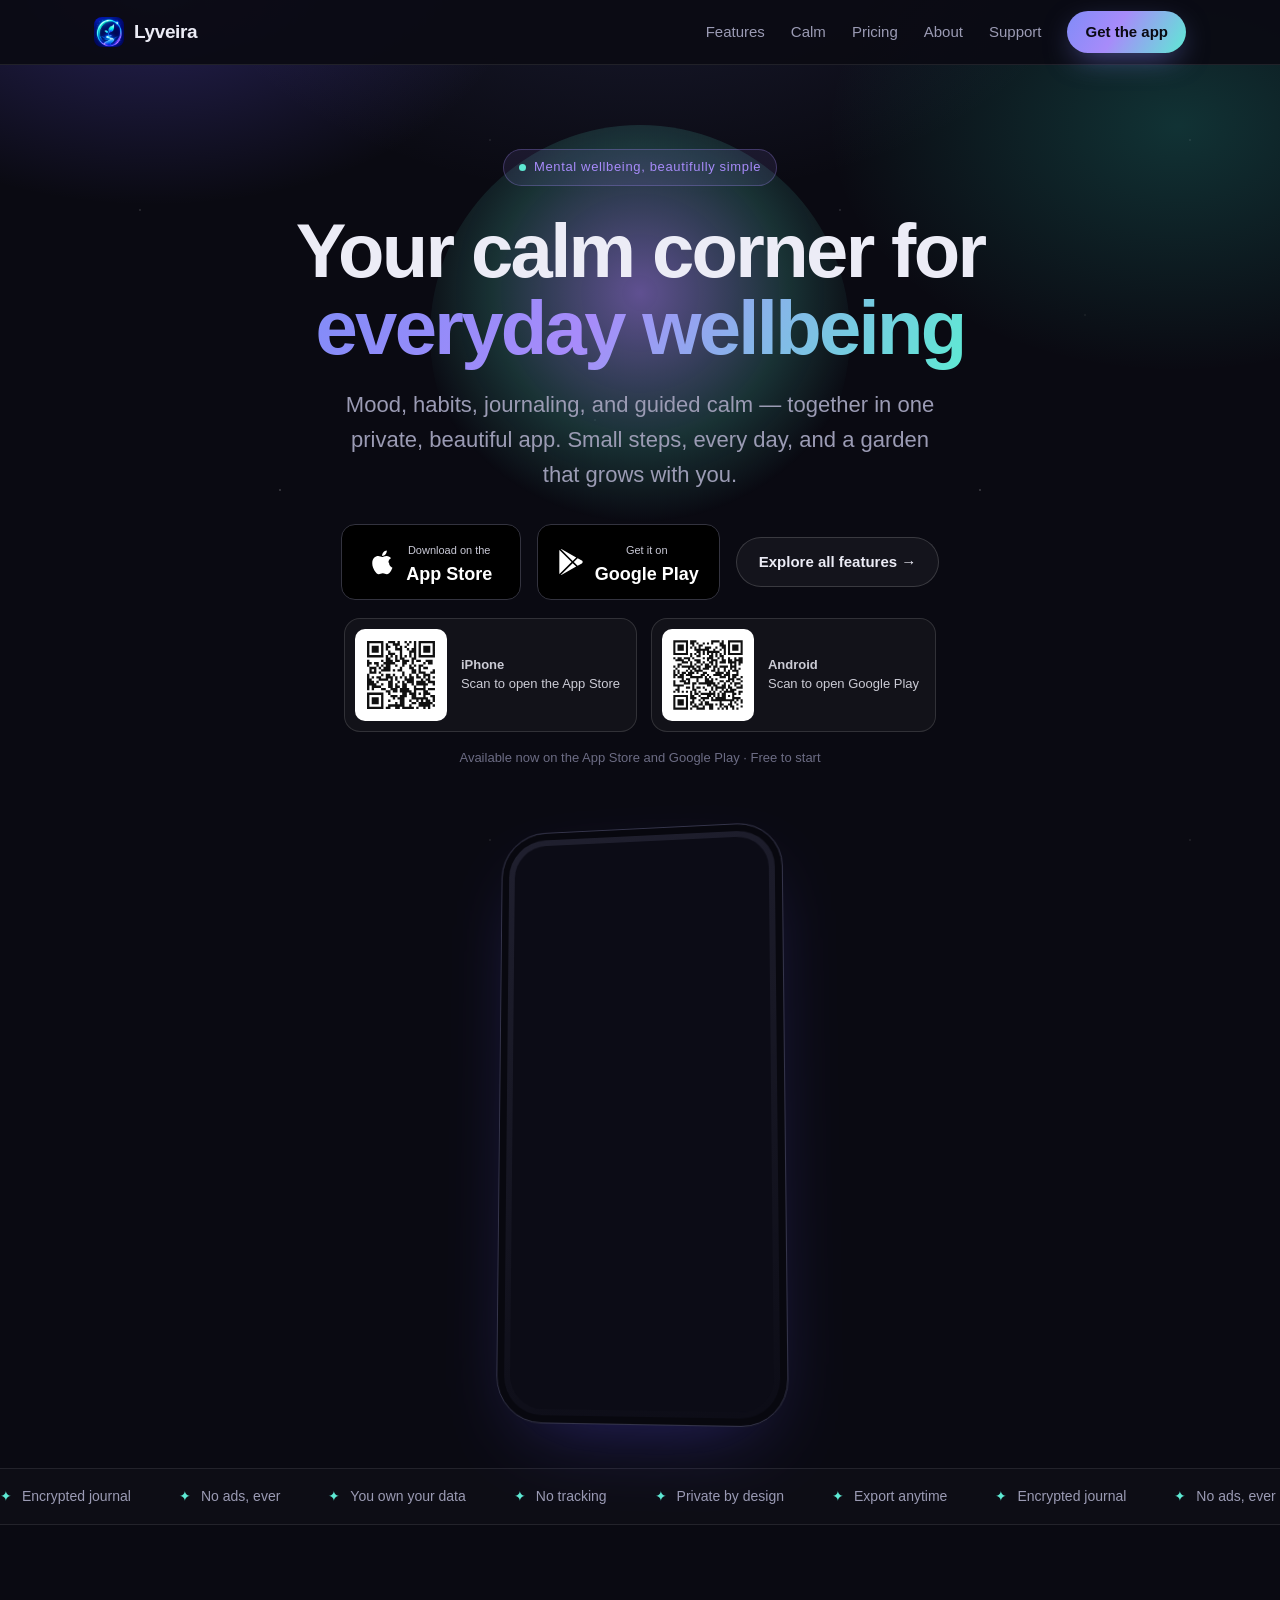
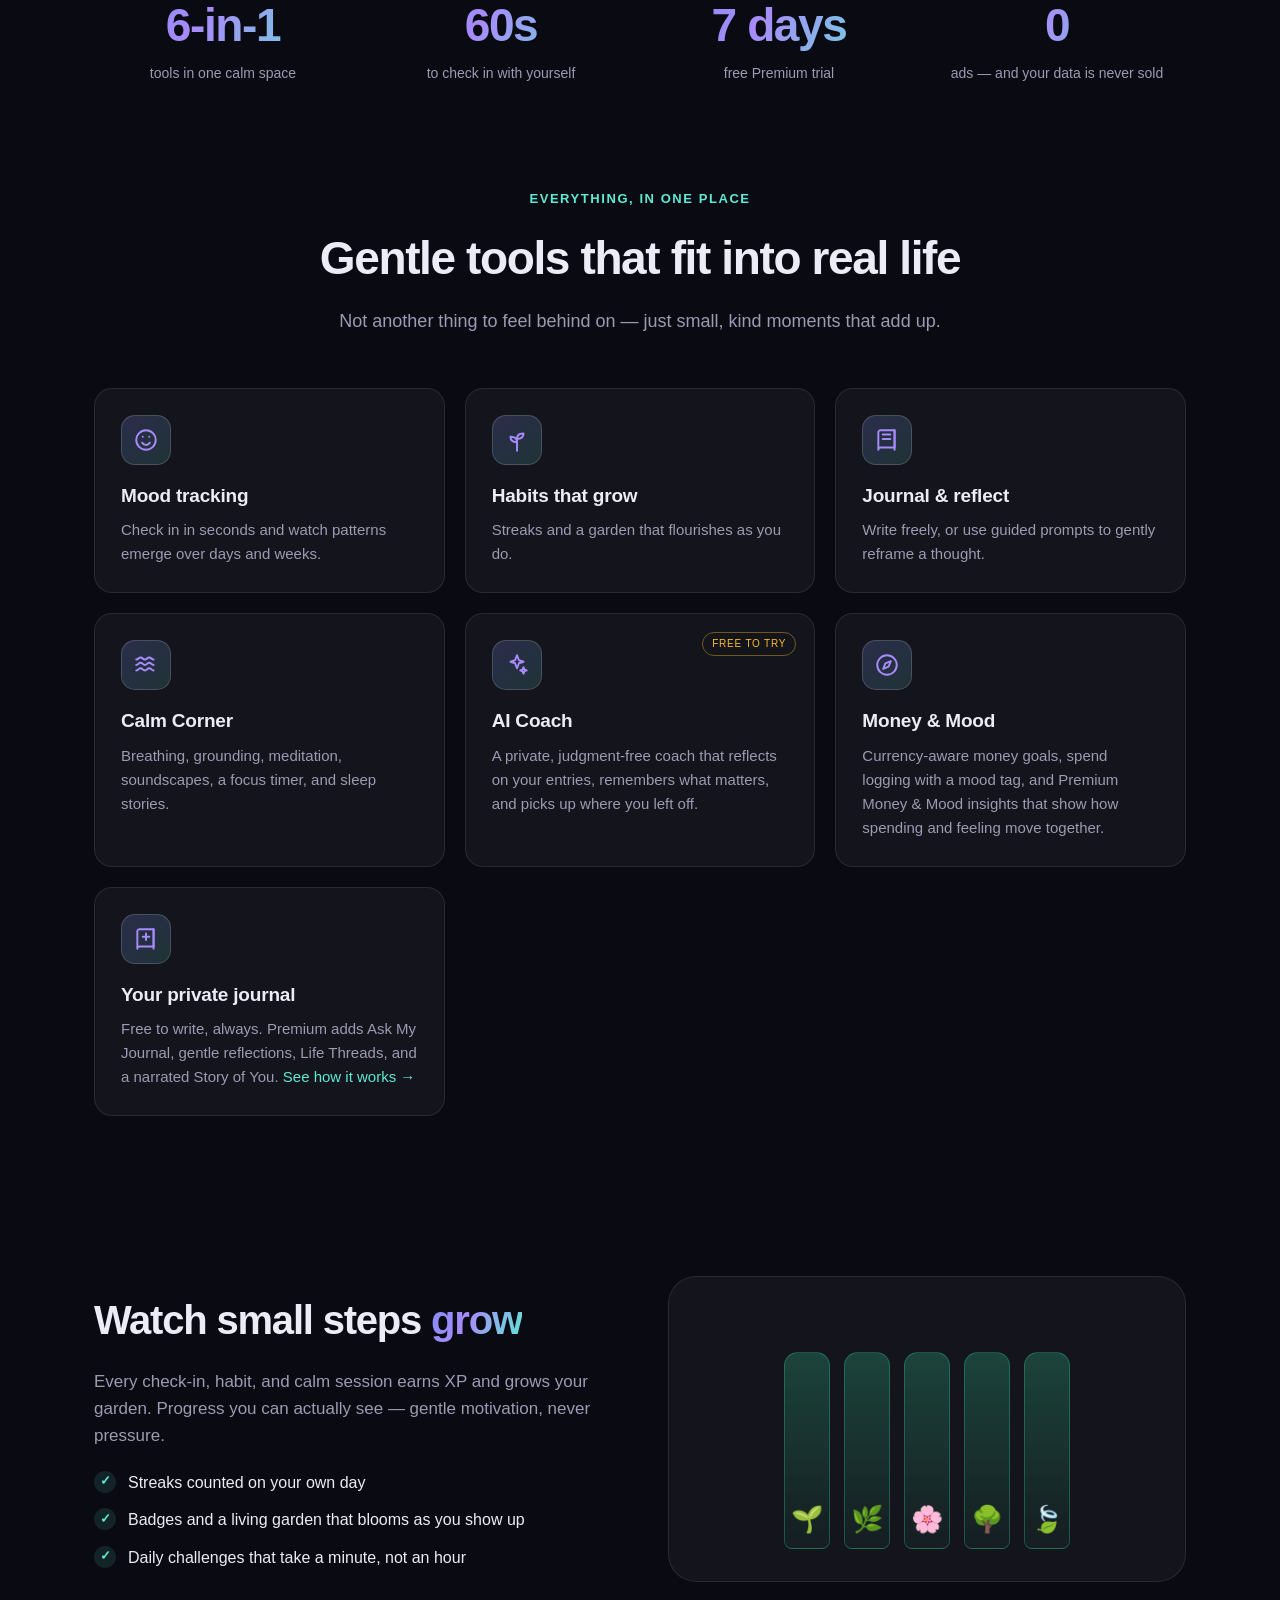
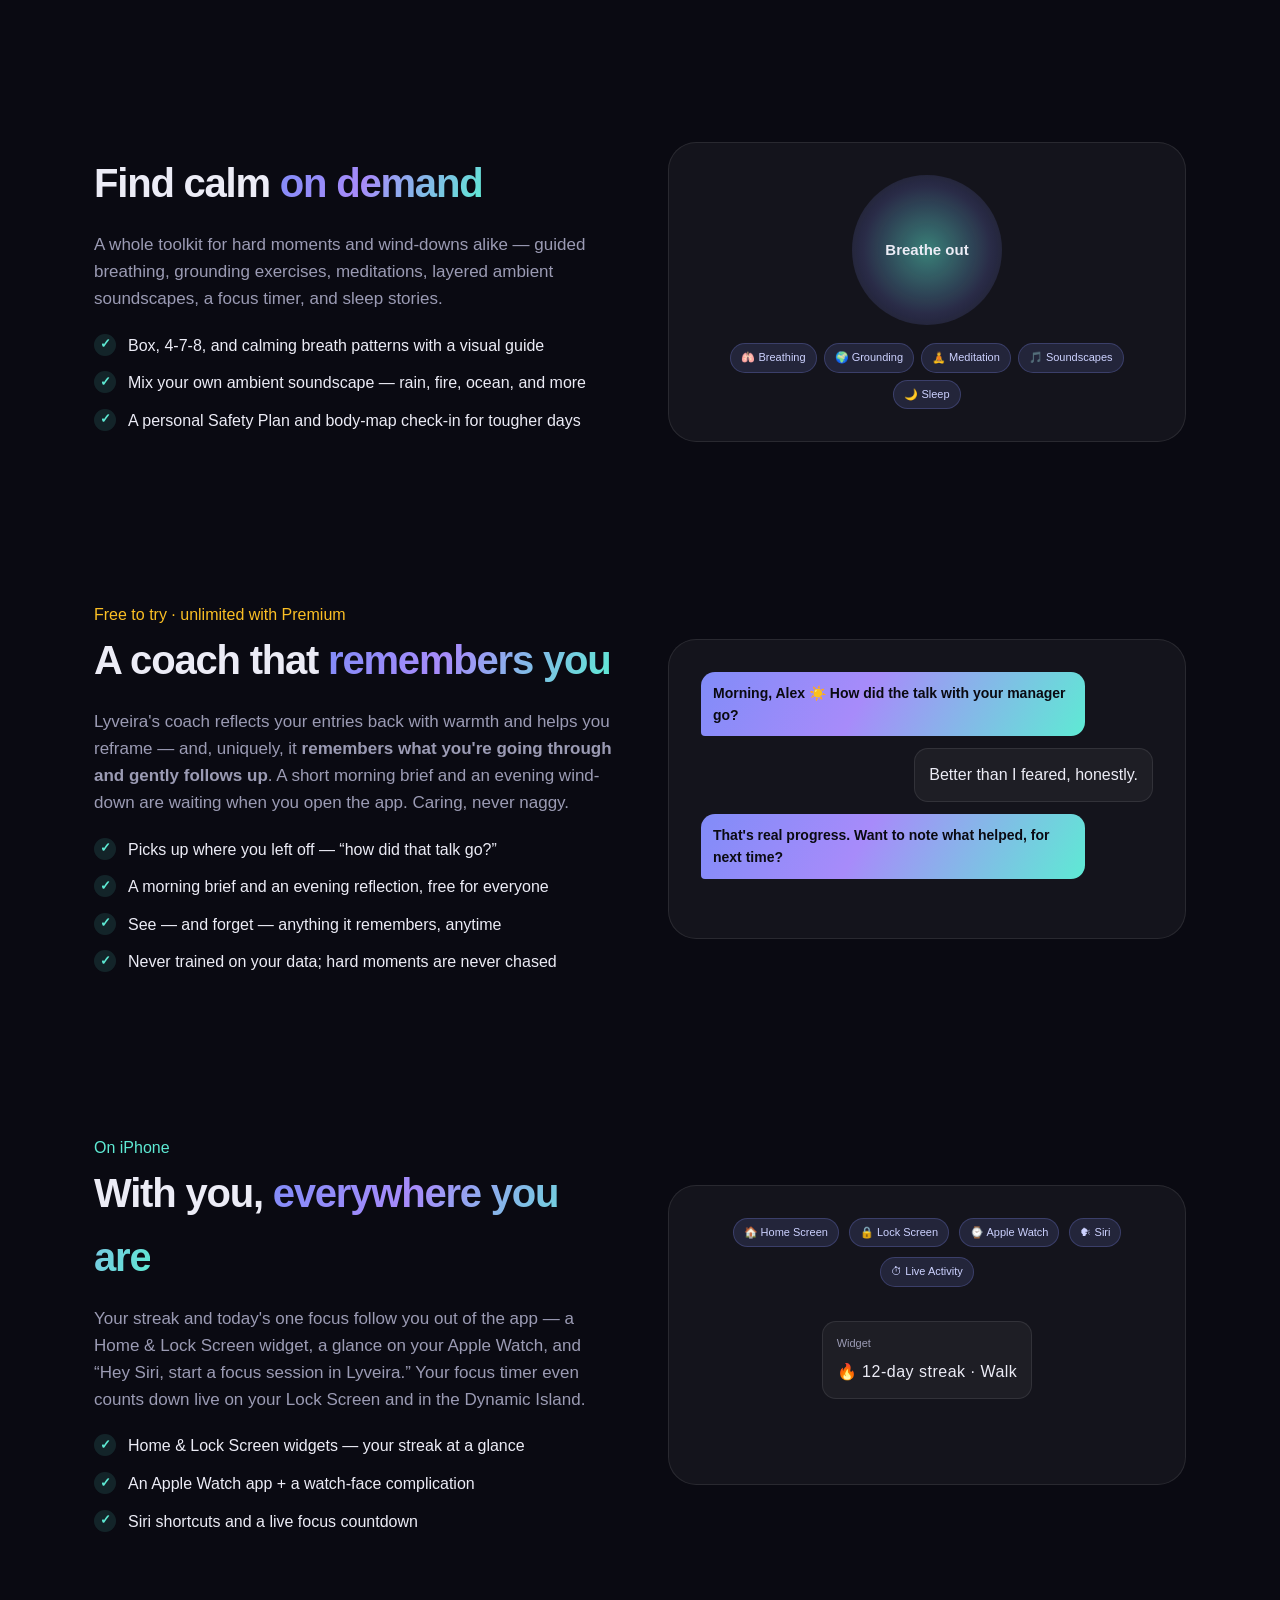
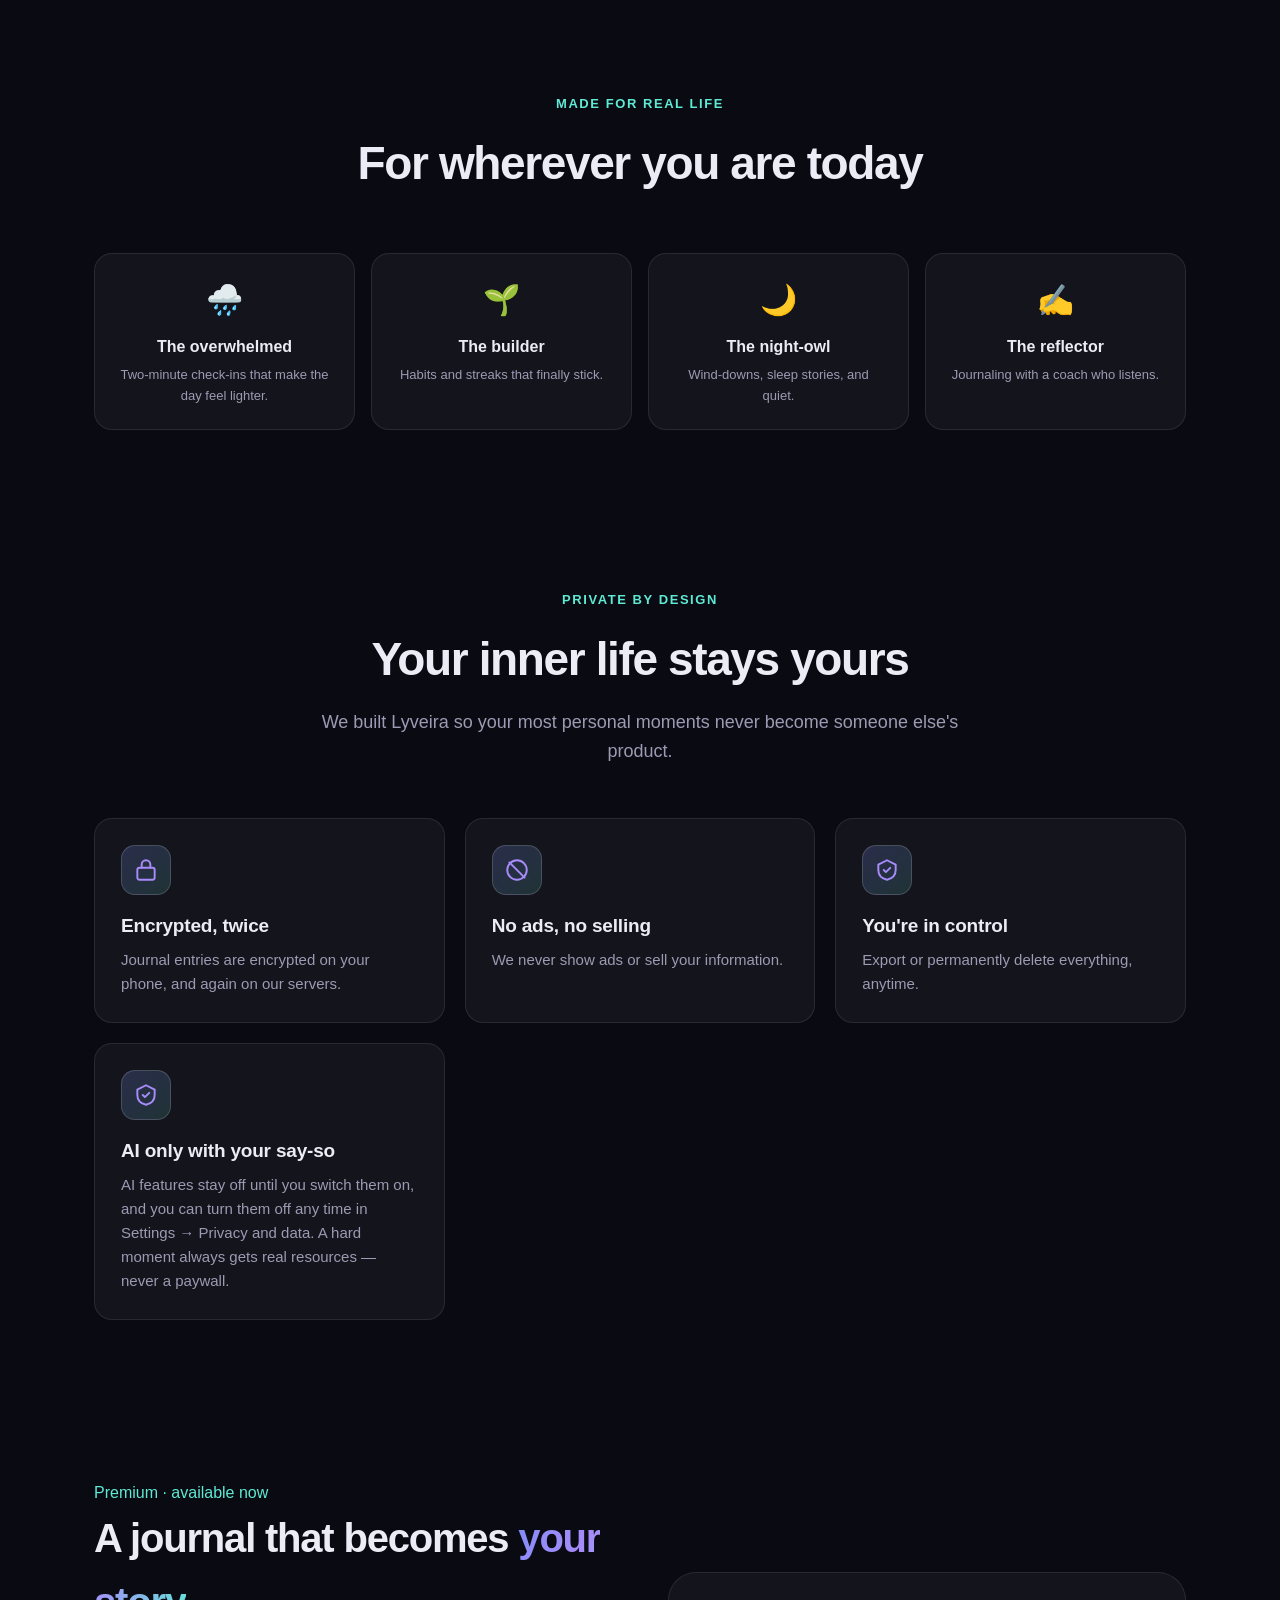
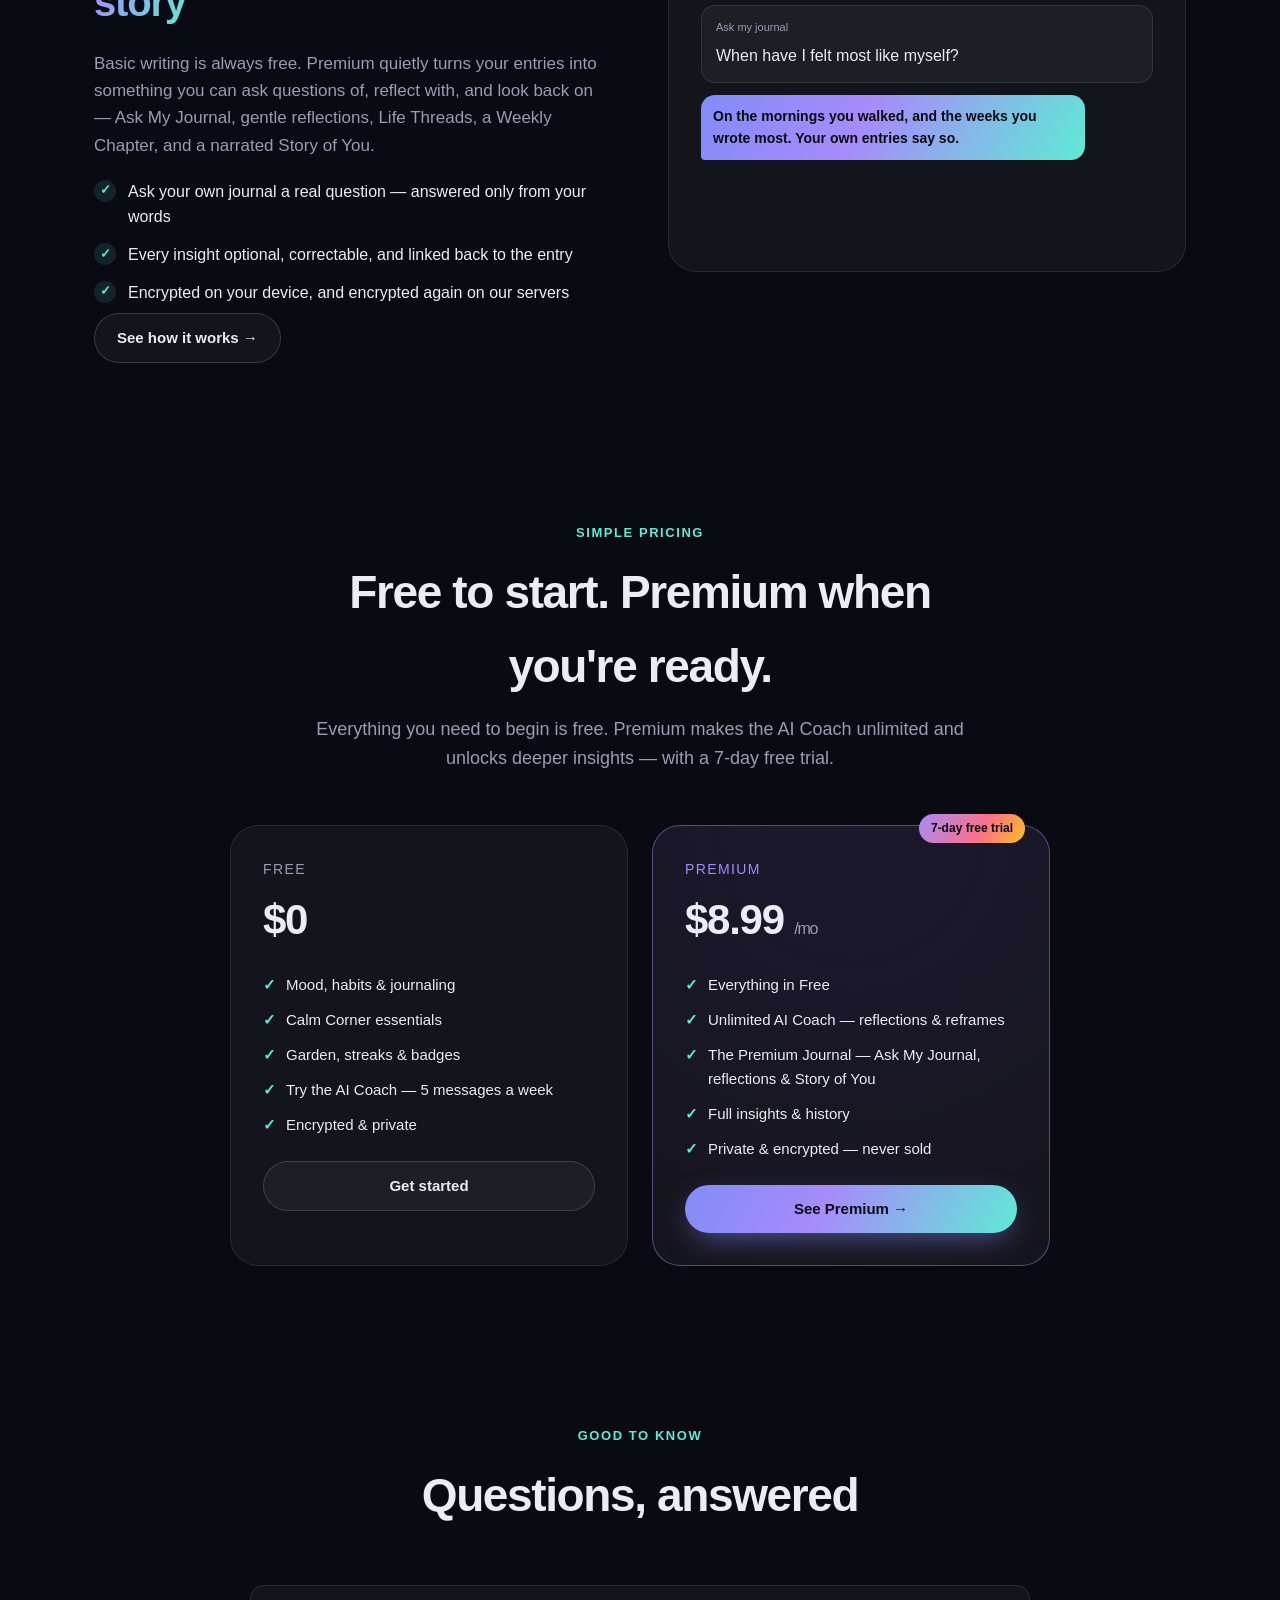
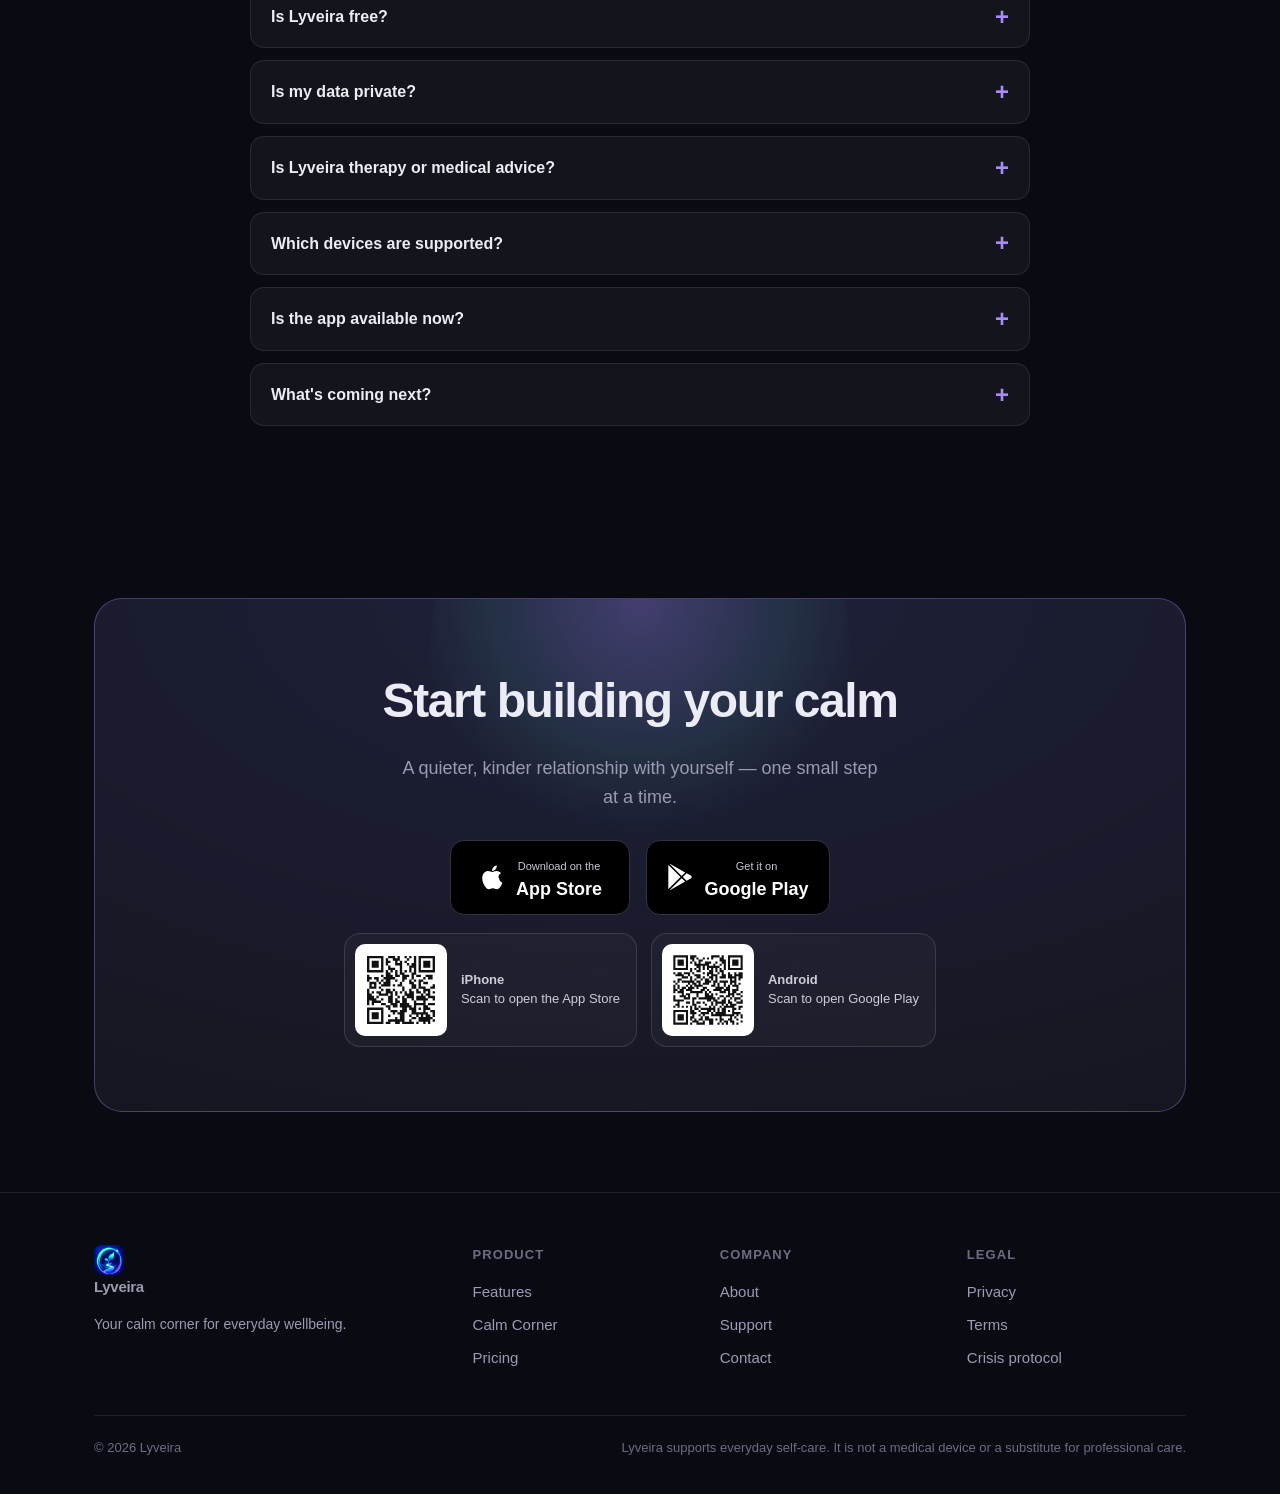
<file: index.html>
<!DOCTYPE html>
<html lang="en">
<head>
<meta charset="utf-8">
<meta name="viewport" content="width=device-width, initial-scale=1">
<meta name="apple-itunes-app" content="app-id=6768826351">
<title>Lyveira — your calm corner for everyday wellbeing</title>
<meta name="description" content="Lyveira brings mood, habits, journaling, and guided calm into one private, beautiful app — plus an AI coach that remembers what you're going through. Small steps, every day, and a garden that grows with you.">
<link rel="icon" type="image/png" sizes="32x32" href="/favicon-32.png">
<link rel="icon" type="image/png" sizes="192x192" href="/icon-192.png">
<link rel="apple-touch-icon" sizes="180x180" href="/apple-touch-icon.png">
<meta property="og:title" content="Lyveira — your calm corner for everyday wellbeing">
<meta property="og:description" content="Mood, habits, journaling, and guided calm — plus a coach that remembers you. One private, beautiful app.">
<meta property="og:type" content="website">
<meta property="og:url" content="https://lyveira.com/">
<meta property="og:image" content="https://lyveira.com/og-image.png">
<meta property="og:image:width" content="1024">
<meta property="og:image:height" content="500">
<meta name="twitter:image" content="https://lyveira.com/og-image.png">
<meta name="twitter:card" content="summary_large_image">
<link rel="stylesheet" href="styles.css">
<style>
/* Store QRs (2026-09-02; Google Play added 2026-11-10): desktop only, on a phone the badges ARE the links. Always dark-on-white so they scan on either theme. */
.qr-row{display:none}
@media (min-width:720px){
  .qr-row{display:flex;justify-content:center;flex-wrap:wrap;gap:14px;margin-top:18px}
  .qr-dl{display:inline-flex;align-items:center;gap:14px;padding:10px 16px 10px 10px;border:1px solid rgba(128,128,128,.28);border-radius:16px;background:rgba(128,128,128,.07);text-align:left}
  .qr-dl svg.qr{width:92px;height:92px;flex:none;border-radius:10px;background:#fff;padding:5px;box-sizing:border-box}
  .qr-dl span{font-size:13px;line-height:1.45;opacity:.85;max-width:200px}
}
</style>
</head>
<body>
<div class="aurora"></div><div class="stars"></div>

<!-- NAV -->
<header class="nav">
  <div class="container">
    <a class="brand" href="/">
      <img class="mark" src="/icon-192.png" width="30" height="30" alt="" style="border-radius:8px">
      Lyveira
    </a>
    <nav class="nav-links">
      <a href="/features/">Features</a>
      <a href="#calm">Calm</a>
      <a href="pricing/">Pricing</a>
      <a href="about/">About</a>
      <a href="support/">Support</a>
      <a class="btn btn-primary" href="#get" style="padding:9px 18px">Get the app</a>
    </nav>
    <button class="nav-toggle" aria-label="Menu" aria-expanded="false">☰</button>
  </div>
</header>

<!-- HERO -->
<section class="hero">
  <div class="orb" aria-hidden="true"></div>
  <div class="container">
    <span class="eyebrow"><span class="pulse"></span> Mental wellbeing, beautifully simple</span>
    <h1>Your calm corner for<br><span class="grad-text">everyday wellbeing</span></h1>
    <p class="sub">Mood, habits, journaling, and guided calm — together in one private, beautiful app. Small steps, every day, and a garden that grows with you.</p>
    <div class="hero-cta" id="get">
      <a class="appstore" href="https://apps.apple.com/app/id6768826351" aria-label="Download on the App Store">
        <svg viewBox="0 0 384 512" aria-hidden="true"><path d="M318.7 268c-.2-37 16.6-65 50.5-85.6-19-27.2-47.5-42.2-85.1-45.1-35.8-2.8-75 21-89.3 21-15.1 0-49.7-20-76.9-20C61.2 138.6 0 184.6 0 278.3c0 27.7 5.1 56.3 15.2 85.8 13.5 38.8 62.3 134 113.2 132.4 26.6-.6 45.4-18.9 80-18.9 33.6 0 51 18.9 80.6 18.9 51.5-.7 95.6-87.6 108.5-126.5-69.1-32.6-65.6-95.5-65.6-97.9zm-56.3-164.2c27.1-32.2 24.7-61.5 23.9-72-23.5 1.4-50.7 16-66.2 34.2-17.1 19.5-27.2 43.7-25 70.9 25.4 1.9 48.6-11.4 67.3-33.1z"/></svg>
        <span><span class="s">Download on the</span><br><span class="b">App Store</span></span>
      </a>
      <a class="appstore" href="https://play.google.com/store/apps/details?id=com.lyveira.app" aria-label="Get it on Google Play">
        <svg viewBox="0 0 24 24" aria-hidden="true"><path d="M22.018 13.298l-3.919 2.218-3.515-3.493 3.543-3.521 3.891 2.202a1.49 1.49 0 0 1 0 2.594zM1.337.924a1.486 1.486 0 0 0-.112.568v21.017c0 .217.045.419.124.6l11.155-11.087L1.337.924zm12.207 10.065l3.258-3.238L3.45.195a1.466 1.466 0 0 0-.946-.179l11.04 10.973zm0 2.067l-11 10.933c.298.036.612-.016.906-.183l13.324-7.54-3.23-3.21z"/></svg>
        <span><span class="s">Get it on</span><br><span class="b">Google Play</span></span>
      </a>
      <a class="btn btn-ghost" href="/features/">Explore all features →</a>
    </div>
    <div class="qr-row"><div class="qr-dl" role="img" aria-label="QR code that opens Lyveira on the App Store"><svg aria-hidden="true" focusable="false" viewBox="0 0 35 35" class="qr"><path stroke="#111" d="M3 3.5h7m2 0h3m1 0h1m2 0h1m1 0h1m1 0h1m1 0h7m-29 1h1m5 0h1m1 0h1m2 0h3m3 0h1m2 0h1m1 0h1m5 0h1m-29 1h1m1 0h3m1 0h1m1 0h2m2 0h1m1 0h1m1 0h1m3 0h1m1 0h1m1 0h3m1 0h1m-29 1h1m1 0h3m1 0h1m1 0h1m3 0h3m2 0h1m1 0h2m1 0h1m1 0h3m1 0h1m-29 1h1m1 0h3m1 0h1m2 0h1m4 0h1m3 0h3m1 0h1m1 0h3m1 0h1m-29 1h1m5 0h1m2 0h3m2 0h1m3 0h1m1 0h1m1 0h1m5 0h1m-29 1h7m1 0h1m1 0h1m1 0h1m1 0h1m1 0h1m1 0h1m1 0h1m1 0h7m-21 1h2m2 0h1m1 0h2m3 0h2m-21 1h1m5 0h1m1 0h3m1 0h2m1 0h3m1 0h1m1 0h2m2 0h3m-28 1h2m1 0h2m2 0h5m3 0h2m2 0h1m4 0h1m1 0h2m-28 1h1m3 0h1m1 0h1m1 0h2m2 0h1m2 0h1m2 0h1m1 0h1m1 0h2m-23 1h3m1 0h1m1 0h3m4 0h1m3 0h2m2 0h1m1 0h2m-25 1h1m1 0h1m2 0h4m1 0h1m1 0h2m4 0h2m1 0h1m5 0h1m-28 1h3m1 0h1m9 0h1m3 0h2m1 0h3m2 0h2m-29 1h1m5 0h1m1 0h2m1 0h1m3 0h1m2 0h1m2 0h1m2 0h3m-27 1h1m1 0h1m1 0h2m2 0h3m1 0h1m1 0h1m1 0h1m1 0h2m1 0h2m1 0h1m1 0h1m1 0h1m-29 1h2m3 0h4m1 0h1m1 0h1m3 0h4m3 0h1m1 0h2m-27 1h3m1 0h1m4 0h2m2 0h1m1 0h1m1 0h3m1 0h4m1 0h3m-29 1h4m2 0h1m2 0h2m1 0h1m2 0h2m2 0h1m1 0h5m2 0h1m-29 1h1m1 0h4m3 0h2m1 0h2m1 0h2m3 0h1m3 0h1m-25 1h1m1 0h1m3 0h2m2 0h3m1 0h4m2 0h5m1 0h3m-21 1h2m1 0h2m1 0h5m1 0h1m3 0h2m-26 1h7m2 0h1m5 0h2m1 0h3m1 0h1m1 0h3m-27 1h1m5 0h1m3 0h3m1 0h3m2 0h2m3 0h1m2 0h2m-29 1h1m1 0h3m1 0h1m4 0h1m1 0h3m3 0h7m2 0h1m-29 1h1m1 0h3m1 0h1m2 0h1m4 0h2m2 0h1m2 0h1m1 0h1m1 0h2m1 0h1m-29 1h1m1 0h3m1 0h1m5 0h1m1 0h2m3 0h2m1 0h6m-28 1h1m5 0h1m2 0h7m2 0h1m3 0h5m1 0h1m-29 1h7m1 0h2m2 0h2m1 0h5m1 0h1m2 0h1m1 0h1"/></svg><span><b>iPhone</b><br>Scan to open the App Store</span></div><div class="qr-dl" role="img" aria-label="QR code that opens Lyveira on Google Play"><svg aria-hidden="true" focusable="false" viewBox="0 0 39 39" class="qr"><path stroke="#111" d="M3 3.5h7m1 0h3m7 0h4m1 0h1m2 0h7m-33 1h1m5 0h1m1 0h2m1 0h1m2 0h1m1 0h1m1 0h1m3 0h2m2 0h1m5 0h1m-33 1h1m1 0h3m1 0h1m2 0h1m2 0h2m8 0h3m1 0h1m1 0h3m1 0h1m-33 1h1m1 0h3m1 0h1m1 0h1m1 0h1m1 0h1m2 0h3m2 0h1m2 0h2m1 0h1m1 0h3m1 0h1m-33 1h1m1 0h3m1 0h1m3 0h7m2 0h1m2 0h1m1 0h1m1 0h1m1 0h3m1 0h1m-33 1h1m5 0h1m4 0h2m1 0h1m1 0h6m2 0h1m1 0h1m5 0h1m-33 1h7m1 0h1m1 0h1m1 0h1m1 0h1m1 0h1m1 0h1m1 0h1m1 0h1m1 0h1m1 0h7m-25 1h1m2 0h2m4 0h2m1 0h1m1 0h2m-24 1h1m1 0h2m1 0h3m1 0h1m4 0h1m1 0h3m2 0h1m1 0h1m2 0h1m2 0h1m1 0h2m-32 1h4m2 0h1m2 0h3m3 0h1m1 0h3m2 0h2m1 0h2m1 0h4m-29 1h3m1 0h1m2 0h2m1 0h1m2 0h2m1 0h1m1 0h3m1 0h4m1 0h2m-31 1h2m4 0h1m1 0h1m2 0h1m1 0h2m1 0h1m1 0h1m6 0h1m1 0h1m1 0h1m-32 1h1m1 0h1m1 0h6m1 0h2m2 0h3m1 0h2m1 0h4m1 0h3m-29 1h1m5 0h1m1 0h2m1 0h1m1 0h3m2 0h1m1 0h1m2 0h1m2 0h1m1 0h1m1 0h1m-32 1h1m1 0h1m3 0h1m1 0h1m1 0h4m4 0h2m1 0h1m2 0h1m1 0h1m1 0h3m-31 1h1m1 0h1m1 0h2m1 0h3m1 0h1m2 0h2m4 0h4m1 0h2m3 0h1m-31 1h2m1 0h2m1 0h3m4 0h2m1 0h1m2 0h4m1 0h3m1 0h3m-31 1h1m1 0h3m3 0h6m1 0h1m1 0h1m4 0h3m1 0h1m1 0h2m2 0h1m-29 1h1m1 0h2m3 0h1m3 0h2m1 0h1m1 0h1m5 0h3m1 0h2m-32 1h1m2 0h3m1 0h1m3 0h1m3 0h4m3 0h2m1 0h2m1 0h1m3 0h1m-33 1h1m4 0h3m1 0h2m1 0h8m1 0h1m2 0h1m2 0h1m1 0h3m-32 1h5m4 0h1m6 0h2m1 0h2m2 0h2m1 0h1m2 0h1m2 0h1m-31 1h1m3 0h2m1 0h1m1 0h2m1 0h1m3 0h1m1 0h5m1 0h2m2 0h3m-32 1h2m6 0h2m4 0h1m2 0h1m1 0h1m2 0h1m1 0h1m1 0h3m-30 1h1m1 0h1m1 0h1m1 0h1m1 0h1m1 0h1m1 0h1m4 0h1m1 0h1m2 0h1m1 0h5m2 0h2m-25 1h1m1 0h2m1 0h7m1 0h1m1 0h2m3 0h2m1 0h1m-32 1h7m1 0h2m2 0h1m3 0h2m1 0h1m1 0h1m1 0h2m1 0h1m1 0h1m-29 1h1m5 0h1m1 0h3m2 0h4m1 0h1m1 0h5m3 0h4m-32 1h1m1 0h3m1 0h1m2 0h1m2 0h1m1 0h1m3 0h11m1 0h1m1 0h1m-33 1h1m1 0h3m1 0h1m1 0h2m3 0h1m1 0h2m5 0h1m4 0h1m1 0h1m2 0h1m-33 1h1m1 0h3m1 0h1m1 0h1m1 0h1m1 0h2m1 0h4m1 0h1m1 0h2m2 0h2m2 0h1m-31 1h1m5 0h1m2 0h3m2 0h1m2 0h2m3 0h1m1 0h2m1 0h2m3 0h1m-33 1h7m1 0h1m2 0h4m2 0h2m2 0h1m1 0h1m1 0h1m2 0h1m1 0h1"/></svg><span><b>Android</b><br>Scan to open Google Play</span></div></div>
    <p class="hero-note">Available now on the App Store and Google Play · Free to start</p>

    <!-- Real app screens (the 1.2.0 store screenshots), cycled by main.js -->
    <div class="phone-stage">
      <div class="phone real">
        <div class="screen">
          <img class="slide on" src="/shots/01-home-checkin.webp" width="528" height="1148" decoding="async" alt="Lyveira home screen: a morning greeting, your garden, a mood check-in and today's spark">
          <img class="slide" src="/shots/02-coach.webp" width="528" height="1148" loading="lazy" decoding="async" alt="A conversation with the AI coach">
          <img class="slide" src="/shots/03-habits.webp" width="528" height="1148" loading="lazy" decoding="async" alt="My Habits: today's progress, streaks and each habit's week">
          <img class="slide" src="/shots/04-journal.webp" width="528" height="1148" loading="lazy" decoding="async" alt="The journal: free write, thought check and templates">
          <img class="slide" src="/shots/05-calm.webp" width="528" height="1148" loading="lazy" decoding="async" alt="Calm: a two-minute breathing session, sleep, focus and soundscapes">
          <img class="slide" src="/shots/06-todays-focus.webp" width="528" height="1148" loading="lazy" decoding="async" alt="Today's focus and today's habits on the home screen">
          <img class="slide" src="/shots/07-money-and-mood.webp" width="528" height="1148" loading="lazy" decoding="async" alt="Money and Mood: a savings goal and how each spend felt">
          <img class="slide" src="/shots/08-breathing.webp" width="528" height="1148" loading="lazy" decoding="async" alt="A box breathing session counting the hold">
        </div>
      </div>
    </div>
  </div>
</section>

<!-- TRUST MARQUEE -->
<div class="trustbar"><div class="marquee">
  <span>Encrypted journal</span><span>No ads, ever</span><span>You own your data</span><span>No tracking</span><span>Private by design</span><span>Export anytime</span>
  <span>Encrypted journal</span><span>No ads, ever</span><span>You own your data</span><span>No tracking</span><span>Private by design</span><span>Export anytime</span>
</div></div>

<!-- STATS -->
<section style="padding-top:64px;padding-bottom:24px">
  <div class="container">
    <div class="stats">
      <div class="stat reveal"><div class="n grad-text">6-in-1</div><div class="l">tools in one calm space</div></div>
      <div class="stat reveal d1"><div class="n grad-text">60s</div><div class="l">to check in with yourself</div></div>
      <div class="stat reveal d2"><div class="n grad-text">7 days</div><div class="l">free Premium trial</div></div>
      <div class="stat reveal d3"><div class="n grad-text">0</div><div class="l">ads — and your data is never sold</div></div>
    </div>
  </div>
</section>

<!-- FEATURES -->
<section id="features">
  <div class="container">
    <div class="head reveal">
      <div class="kicker">Everything, in one place</div>
      <h2>Gentle tools that fit into real life</h2>
      <p>Not another thing to feel behind on — just small, kind moments that add up.</p>
    </div>
    <div class="features">
      <div class="feature reveal">
        <div class="icon"><svg viewBox="0 0 24 24" stroke-width="1.8" stroke-linecap="round" stroke-linejoin="round"><circle cx="12" cy="12" r="9"/><path d="M8.5 14.5a4 4 0 0 0 7 0"/><path d="M9 9h.01M15 9h.01"/></svg></div>
        <h3>Mood tracking</h3><p>Check in in seconds and watch patterns emerge over days and weeks.</p>
      </div>
      <div class="feature reveal d1">
        <div class="icon"><svg viewBox="0 0 24 24" stroke-width="1.8" stroke-linecap="round" stroke-linejoin="round"><path d="M12 22V11"/><path d="M12 11c0-3 2-5 6-5 0 4-3 5-6 5z"/><path d="M12 14c0-3-2-5-6-5 0 4 3 5 6 5z"/></svg></div>
        <h3>Habits that grow</h3><p>Streaks and a garden that flourishes as you do.</p>
      </div>
      <div class="feature reveal d2">
        <div class="icon"><svg viewBox="0 0 24 24" stroke-width="1.8" stroke-linecap="round" stroke-linejoin="round"><path d="M4 5a2 2 0 0 1 2-2h13v16H6a2 2 0 0 0-2 2z"/><path d="M19 3v18"/><path d="M8 7h7M8 11h7"/></svg></div>
        <h3>Journal &amp; reflect</h3><p>Write freely, or use guided prompts to gently reframe a thought.</p>
      </div>
      <div class="feature reveal">
        <div class="icon"><svg viewBox="0 0 24 24" stroke-width="1.8" stroke-linecap="round" stroke-linejoin="round"><path d="M3 12c2 0 2-2 4-2s2 2 4 2 2-2 4-2 2 2 4 2"/><path d="M3 17c2 0 2-2 4-2s2 2 4 2 2-2 4-2 2 2 4 2"/><path d="M3 7c2 0 2-2 4-2s2 2 4 2 2-2 4-2 2 2 4 2"/></svg></div>
        <h3>Calm Corner</h3><p>Breathing, grounding, meditation, soundscapes, a focus timer, and sleep stories.</p>
      </div>
      <div class="feature reveal d1">
        <span class="badge">Free to try</span>
        <div class="icon"><svg viewBox="0 0 24 24" stroke-width="1.8" stroke-linecap="round" stroke-linejoin="round"><path d="M12 3l1.8 4.6L18 9l-4.2 1.4L12 15l-1.8-4.6L6 9l4.2-1.4z"/><path d="M18 14l.9 2.2L21 17l-2.1.8L18 20l-.9-2.2L15 17l2.1-.8z"/></svg></div>
        <h3>AI Coach</h3><p>A private, judgment-free coach that reflects on your entries, remembers what matters, and picks up where you left off.</p>
      </div>
      <div class="feature reveal d2">
        <div class="icon"><svg viewBox="0 0 24 24" stroke-width="1.8" stroke-linecap="round" stroke-linejoin="round"><circle cx="12" cy="12" r="9"/><path d="M15.5 8.5l-2 5-5 2 2-5z"/></svg></div>
        <h3>Money &amp; Mood</h3><p>Currency-aware money goals, spend logging with a mood tag, and Premium Money &amp; Mood insights that show how spending and feeling move together.</p>
      </div>
      <div class="feature reveal d3">
        <div class="icon"><svg viewBox="0 0 24 24" stroke-width="1.8" stroke-linecap="round" stroke-linejoin="round"><path d="M4 5a2 2 0 0 1 2-2h13v16H6a2 2 0 0 0-2 2z"/><path d="M19 3v18"/><path d="M12 7v6M9 10h6"/></svg></div>
        <h3>Your private journal</h3><p>Free to write, always. Premium adds Ask My Journal, gentle reflections, Life Threads, and a narrated Story of You. <a href="/features/#premium-journal" style="color:var(--teal)">See how it works →</a></p>
      </div>
    </div>
  </div>
</section>

<!-- GARDEN SHOWCASE -->
<section>
  <div class="container">
    <div class="split reveal">
      <div>
        <h2>Watch small steps <span class="grad-text">grow</span></h2>
        <p>Every check-in, habit, and calm session earns XP and grows your garden. Progress you can actually see — gentle motivation, never pressure.</p>
        <ul class="checklist">
          <li>Streaks counted on your own day</li>
          <li>Badges and a living garden that blooms as you show up</li>
          <li>Daily challenges that take a minute, not an hour</li>
        </ul>
      </div>
      <div class="visual">
        <div class="garden-art">
          <div class="sprout">🌱</div><div class="sprout">🌿</div><div class="sprout">🌸</div><div class="sprout">🌳</div><div class="sprout">🍃</div>
        </div>
      </div>
    </div>
  </div>
</section>

<!-- CALM SHOWCASE -->
<section id="calm">
  <div class="container">
    <div class="split flip reveal">
      <div class="visual">
        <div class="breath-demo">
          <div class="breath-circle">Breathe in</div>
          <div class="pill-row" style="justify-content:center"><span class="pill">🫁 Breathing</span><span class="pill">🌍 Grounding</span><span class="pill">🧘 Meditation</span><span class="pill">🎵 Soundscapes</span><span class="pill">🌙 Sleep</span></div>
        </div>
      </div>
      <div>
        <h2>Find calm <span class="grad-text">on demand</span></h2>
        <p>A whole toolkit for hard moments and wind-downs alike — guided breathing, grounding exercises, meditations, layered ambient soundscapes, a focus timer, and sleep stories.</p>
        <ul class="checklist">
          <li>Box, 4-7-8, and calming breath patterns with a visual guide</li>
          <li>Mix your own ambient soundscape — rain, fire, ocean, and more</li>
          <li>A personal Safety Plan and body-map check-in for tougher days</li>
        </ul>
      </div>
    </div>
  </div>
</section>

<!-- AI COACH SHOWCASE -->
<section>
  <div class="container">
    <div class="split reveal">
      <div>
        <div class="kicker" style="color:var(--gold)">Free to try · unlimited with Premium</div>
        <h2>A coach that <span class="grad-text">remembers you</span></h2>
        <p>Lyveira's coach reflects your entries back with warmth and helps you reframe — and, uniquely, it <b>remembers what you're going through and gently follows up</b>. A short morning brief and an evening wind-down are waiting when you open the app. Caring, never naggy.</p>
        <ul class="checklist">
          <li>Picks up where you left off — “how did that talk go?”</li>
          <li>A morning brief and an evening reflection, free for everyone</li>
          <li>See — and forget — anything it remembers, anytime</li>
          <li>Never trained on your data; hard moments are never chased</li>
        </ul>
      </div>
      <div class="visual">
        <div style="display:flex;flex-direction:column;gap:12px">
          <div class="coach-bubble" style="font-size:14px">Morning, Alex ☀️ How did the talk with your manager go?</div>
          <div class="card-mini" style="align-self:flex-end;max-width:75%">Better than I feared, honestly.</div>
          <div class="coach-bubble" style="font-size:14px">That's real progress. Want to note what helped, for next time?</div>
        </div>
      </div>
    </div>
  </div>
</section>

<!-- AMBIENT SHOWCASE -->
<section>
  <div class="container">
    <div class="split flip reveal">
      <div class="visual">
        <div class="breath-demo">
          <div class="pill-row" style="justify-content:center;flex-wrap:wrap;gap:10px">
            <span class="pill">🏠 Home Screen</span><span class="pill">🔒 Lock Screen</span>
            <span class="pill">⌚ Apple Watch</span><span class="pill">🗣 Siri</span>
            <span class="pill">⏱ Live Activity</span>
          </div>
          <div class="card-mini" style="margin-top:16px;max-width:240px"><span class="lbl">Widget</span><div class="garden" style="font-size:16px;letter-spacing:.5px">🔥 12-day streak · Walk</div></div>
        </div>
      </div>
      <div>
        <div class="kicker" style="color:var(--teal)">On iPhone</div>
        <h2>With you, <span class="grad-text">everywhere you are</span></h2>
        <p>Your streak and today's one focus follow you out of the app — a Home &amp; Lock Screen widget, a glance on your Apple Watch, and “Hey Siri, start a focus session in Lyveira.” Your focus timer even counts down live on your Lock Screen and in the Dynamic Island.</p>
        <ul class="checklist">
          <li>Home &amp; Lock Screen widgets — your streak at a glance</li>
          <li>An Apple Watch app + a watch-face complication</li>
          <li>Siri shortcuts and a live focus countdown</li>
        </ul>
      </div>
    </div>
  </div>
</section>

<!-- PERSONAS -->
<section>
  <div class="container">
    <div class="head reveal"><div class="kicker">Made for real life</div><h2>For wherever you are today</h2></div>
    <div class="personas">
      <div class="persona reveal"><div class="e">🌧️</div><h4>The overwhelmed</h4><p>Two-minute check-ins that make the day feel lighter.</p></div>
      <div class="persona reveal d1"><div class="e">🌱</div><h4>The builder</h4><p>Habits and streaks that finally stick.</p></div>
      <div class="persona reveal d2"><div class="e">🌙</div><h4>The night-owl</h4><p>Wind-downs, sleep stories, and quiet.</p></div>
      <div class="persona reveal d3"><div class="e">✍️</div><h4>The reflector</h4><p>Journaling with a coach who listens.</p></div>
    </div>
  </div>
</section>

<!-- PRIVACY -->
<section>
  <div class="container">
    <div class="head reveal">
      <div class="kicker" style="color:var(--teal)">Private by design</div>
      <h2>Your inner life stays yours</h2>
      <p>We built Lyveira so your most personal moments never become someone else's product.</p>
    </div>
    <div class="features reveal">
      <div class="feature"><div class="icon"><svg viewBox="0 0 24 24" stroke-width="1.8" stroke-linecap="round" stroke-linejoin="round"><rect x="4" y="10" width="16" height="11" rx="2"/><path d="M8 10V7a4 4 0 0 1 8 0v3"/></svg></div><h3>Encrypted, twice</h3><p>Journal entries are encrypted on your phone, and again on our servers.</p></div>
      <div class="feature"><div class="icon"><svg viewBox="0 0 24 24" stroke-width="1.8" stroke-linecap="round" stroke-linejoin="round"><circle cx="12" cy="12" r="9"/><path d="M5 5l14 14"/></svg></div><h3>No ads, no selling</h3><p>We never show ads or sell your information.</p></div>
      <div class="feature"><div class="icon"><svg viewBox="0 0 24 24" stroke-width="1.8" stroke-linecap="round" stroke-linejoin="round"><path d="M12 3l8 4v5c0 5-3.5 8-8 9-4.5-1-8-4-8-9V7z"/><path d="M9 12l2 2 4-4"/></svg></div><h3>You're in control</h3><p>Export or permanently delete everything, anytime.</p></div>
      <div class="feature"><div class="icon"><svg viewBox="0 0 24 24" stroke-width="1.8" stroke-linecap="round" stroke-linejoin="round"><path d="M12 3l8 4v5c0 5-3.5 8-8 9-4.5-1-8-4-8-9V7z"/><path d="M9 12l2 2 4-4"/></svg></div><h3>AI only with your say-so</h3><p>AI features stay off until you switch them on, and you can turn them off any time in Settings → Privacy and data. A hard moment always gets real resources — never a paywall.</p></div>
    </div>
  </div>
</section>

<!-- PREMIUM JOURNAL TEASER (COMING) -->
<section>
  <div class="container">
    <div class="split reveal">
      <div>
        <div class="kicker" style="color:var(--teal)">Premium · available now</div>
        <h2>A journal that becomes <span class="grad-text">your story</span></h2>
        <p>Basic writing is always free. Premium quietly turns your entries into something you can ask questions of, reflect with, and look back on — Ask My Journal, gentle reflections, Life Threads, a Weekly Chapter, and a narrated Story of You.</p>
        <ul class="checklist">
          <li>Ask your own journal a real question — answered only from your words</li>
          <li>Every insight optional, correctable, and linked back to the entry</li>
          <li>Encrypted on your device, and encrypted again on our servers</li>
        </ul>
        <a class="btn btn-ghost" href="/features/#premium-journal" style="margin-top:8px">See how it works →</a>
      </div>
      <div class="visual">
        <div style="display:flex;flex-direction:column;gap:12px">
          <div class="card-mini"><span class="lbl">Ask my journal</span>When have I felt most like myself?</div>
          <div class="coach-bubble" style="font-size:14px">On the mornings you walked, and the weeks you wrote most. Your own entries say so.</div>
        </div>
      </div>
    </div>
  </div>
</section>

<!-- PRICING PREVIEW -->
<section>
  <div class="container">
    <div class="head reveal"><div class="kicker">Simple pricing</div><h2>Free to start. Premium when you're ready.</h2><p>Everything you need to begin is free. Premium makes the AI Coach unlimited and unlocks deeper insights — with a 7-day free trial.</p></div>
    <div class="plans reveal">
      <div class="plan">
        <div class="tier">Free</div>
        <div class="price">$0</div>
        <ul>
          <li>Mood, habits &amp; journaling</li>
          <li>Calm Corner essentials</li>
          <li>Garden, streaks &amp; badges</li>
          <li>Try the AI Coach — 5 messages a week</li>
          <li>Encrypted &amp; private</li>
        </ul>
        <a class="btn btn-ghost" href="#get" style="width:100%;justify-content:center">Get started</a>
      </div>
      <div class="plan pro">
        <div class="ribbon">7-day free trial</div>
        <div class="tier">Premium</div>
        <div class="price">$8.99 <small>/mo</small></div>
        <ul>
          <li>Everything in Free</li>
          <li>Unlimited AI Coach — reflections &amp; reframes</li>
          <li>The Premium Journal — Ask My Journal, reflections & Story of You</li>
          <li>Full insights &amp; history</li>
          <li>Private &amp; encrypted — never sold</li>
        </ul>
        <a class="btn btn-primary" href="pricing/" style="width:100%;justify-content:center">See Premium →</a>
      </div>
    </div>
  </div>
</section>

<!-- FAQ -->
<section>
  <div class="container">
    <div class="head reveal"><div class="kicker">Good to know</div><h2>Questions, answered</h2></div>
    <div class="faq reveal">
      <details><summary>Is Lyveira free?</summary><p>Yes — the core app is free. Lyveira Premium is optional and adds an unlimited AI Coach, the Premium Journal (Ask My Journal, reflections, Life Threads, Story of You), and full insights and history, with a 7-day free trial.</p></details>
      <details><summary>Is my data private?</summary><p>Your journal is encrypted on your device and again on our servers. We never sell your data or show ads, and you can export or permanently delete everything at any time. See our <a href="privacy/">Privacy Policy</a>.</p></details>
      <details><summary>Is Lyveira therapy or medical advice?</summary><p>No. Lyveira supports everyday self-care and reflection. It is not a medical device and is not a substitute for professional care. If you may be in crisis, please reach out to a local emergency number or crisis line.</p></details>
      <details><summary>Which devices are supported?</summary><p>iPhone and Android — Lyveira is on the App Store and Google Play. On iPhone it also has a Home &amp; Lock Screen widget, an Apple Watch app, and Siri shortcuts.</p></details>
      <details><summary>Is the app available now?</summary><p>Yes — Lyveira is on the App Store and Google Play now. Everything free is available the moment you install — and Premium unlocks with a 7-day free trial.</p></details>
      <details><summary>What's coming next?</summary><p>A short weekly money note that folds quietly into your journal, plus regular updates. Guided Journeys, Private from AI, the Premium Journal, Money &amp; Mood insights, and the ambient sound mixer are all live now. See the <a href="/features/#premium-journal">features page</a> for the full picture.</p></details>
    </div>
  </div>
</section>

<!-- FINAL CTA -->
<section class="cta-final">
  <div class="container">
    <div class="cta-card reveal">
      <div class="orb" style="position:absolute;top:-160px;opacity:.5" aria-hidden="true"></div>
      <h2>Start building your calm</h2>
      <p>A quieter, kinder relationship with yourself — one small step at a time.</p>
      <div class="hero-cta">
      <a class="appstore" href="https://apps.apple.com/app/id6768826351" aria-label="Download on the App Store" style="display:inline-flex">
        <svg viewBox="0 0 384 512" aria-hidden="true"><path d="M318.7 268c-.2-37 16.6-65 50.5-85.6-19-27.2-47.5-42.2-85.1-45.1-35.8-2.8-75 21-89.3 21-15.1 0-49.7-20-76.9-20C61.2 138.6 0 184.6 0 278.3c0 27.7 5.1 56.3 15.2 85.8 13.5 38.8 62.3 134 113.2 132.4 26.6-.6 45.4-18.9 80-18.9 33.6 0 51 18.9 80.6 18.9 51.5-.7 95.6-87.6 108.5-126.5-69.1-32.6-65.6-95.5-65.6-97.9zm-56.3-164.2c27.1-32.2 24.7-61.5 23.9-72-23.5 1.4-50.7 16-66.2 34.2-17.1 19.5-27.2 43.7-25 70.9 25.4 1.9 48.6-11.4 67.3-33.1z"/></svg>
        <span><span class="s">Download on the</span><br><span class="b">App Store</span></span>
      </a>
      <a class="appstore" href="https://play.google.com/store/apps/details?id=com.lyveira.app" aria-label="Get it on Google Play" style="display:inline-flex">
        <svg viewBox="0 0 24 24" aria-hidden="true"><path d="M22.018 13.298l-3.919 2.218-3.515-3.493 3.543-3.521 3.891 2.202a1.49 1.49 0 0 1 0 2.594zM1.337.924a1.486 1.486 0 0 0-.112.568v21.017c0 .217.045.419.124.6l11.155-11.087L1.337.924zm12.207 10.065l3.258-3.238L3.45.195a1.466 1.466 0 0 0-.946-.179l11.04 10.973zm0 2.067l-11 10.933c.298.036.612-.016.906-.183l13.324-7.54-3.23-3.21z"/></svg>
        <span><span class="s">Get it on</span><br><span class="b">Google Play</span></span>
      </a>
      </div>
      <div class="qr-row"><div class="qr-dl" role="img" aria-label="QR code that opens Lyveira on the App Store"><svg aria-hidden="true" focusable="false" viewBox="0 0 35 35" class="qr"><path stroke="#111" d="M3 3.5h7m2 0h3m1 0h1m2 0h1m1 0h1m1 0h1m1 0h7m-29 1h1m5 0h1m1 0h1m2 0h3m3 0h1m2 0h1m1 0h1m5 0h1m-29 1h1m1 0h3m1 0h1m1 0h2m2 0h1m1 0h1m1 0h1m3 0h1m1 0h1m1 0h3m1 0h1m-29 1h1m1 0h3m1 0h1m1 0h1m3 0h3m2 0h1m1 0h2m1 0h1m1 0h3m1 0h1m-29 1h1m1 0h3m1 0h1m2 0h1m4 0h1m3 0h3m1 0h1m1 0h3m1 0h1m-29 1h1m5 0h1m2 0h3m2 0h1m3 0h1m1 0h1m1 0h1m5 0h1m-29 1h7m1 0h1m1 0h1m1 0h1m1 0h1m1 0h1m1 0h1m1 0h1m1 0h7m-21 1h2m2 0h1m1 0h2m3 0h2m-21 1h1m5 0h1m1 0h3m1 0h2m1 0h3m1 0h1m1 0h2m2 0h3m-28 1h2m1 0h2m2 0h5m3 0h2m2 0h1m4 0h1m1 0h2m-28 1h1m3 0h1m1 0h1m1 0h2m2 0h1m2 0h1m2 0h1m1 0h1m1 0h2m-23 1h3m1 0h1m1 0h3m4 0h1m3 0h2m2 0h1m1 0h2m-25 1h1m1 0h1m2 0h4m1 0h1m1 0h2m4 0h2m1 0h1m5 0h1m-28 1h3m1 0h1m9 0h1m3 0h2m1 0h3m2 0h2m-29 1h1m5 0h1m1 0h2m1 0h1m3 0h1m2 0h1m2 0h1m2 0h3m-27 1h1m1 0h1m1 0h2m2 0h3m1 0h1m1 0h1m1 0h1m1 0h2m1 0h2m1 0h1m1 0h1m1 0h1m-29 1h2m3 0h4m1 0h1m1 0h1m3 0h4m3 0h1m1 0h2m-27 1h3m1 0h1m4 0h2m2 0h1m1 0h1m1 0h3m1 0h4m1 0h3m-29 1h4m2 0h1m2 0h2m1 0h1m2 0h2m2 0h1m1 0h5m2 0h1m-29 1h1m1 0h4m3 0h2m1 0h2m1 0h2m3 0h1m3 0h1m-25 1h1m1 0h1m3 0h2m2 0h3m1 0h4m2 0h5m1 0h3m-21 1h2m1 0h2m1 0h5m1 0h1m3 0h2m-26 1h7m2 0h1m5 0h2m1 0h3m1 0h1m1 0h3m-27 1h1m5 0h1m3 0h3m1 0h3m2 0h2m3 0h1m2 0h2m-29 1h1m1 0h3m1 0h1m4 0h1m1 0h3m3 0h7m2 0h1m-29 1h1m1 0h3m1 0h1m2 0h1m4 0h2m2 0h1m2 0h1m1 0h1m1 0h2m1 0h1m-29 1h1m1 0h3m1 0h1m5 0h1m1 0h2m3 0h2m1 0h6m-28 1h1m5 0h1m2 0h7m2 0h1m3 0h5m1 0h1m-29 1h7m1 0h2m2 0h2m1 0h5m1 0h1m2 0h1m1 0h1"/></svg><span><b>iPhone</b><br>Scan to open the App Store</span></div><div class="qr-dl" role="img" aria-label="QR code that opens Lyveira on Google Play"><svg aria-hidden="true" focusable="false" viewBox="0 0 39 39" class="qr"><path stroke="#111" d="M3 3.5h7m1 0h3m7 0h4m1 0h1m2 0h7m-33 1h1m5 0h1m1 0h2m1 0h1m2 0h1m1 0h1m1 0h1m3 0h2m2 0h1m5 0h1m-33 1h1m1 0h3m1 0h1m2 0h1m2 0h2m8 0h3m1 0h1m1 0h3m1 0h1m-33 1h1m1 0h3m1 0h1m1 0h1m1 0h1m1 0h1m2 0h3m2 0h1m2 0h2m1 0h1m1 0h3m1 0h1m-33 1h1m1 0h3m1 0h1m3 0h7m2 0h1m2 0h1m1 0h1m1 0h1m1 0h3m1 0h1m-33 1h1m5 0h1m4 0h2m1 0h1m1 0h6m2 0h1m1 0h1m5 0h1m-33 1h7m1 0h1m1 0h1m1 0h1m1 0h1m1 0h1m1 0h1m1 0h1m1 0h1m1 0h1m1 0h7m-25 1h1m2 0h2m4 0h2m1 0h1m1 0h2m-24 1h1m1 0h2m1 0h3m1 0h1m4 0h1m1 0h3m2 0h1m1 0h1m2 0h1m2 0h1m1 0h2m-32 1h4m2 0h1m2 0h3m3 0h1m1 0h3m2 0h2m1 0h2m1 0h4m-29 1h3m1 0h1m2 0h2m1 0h1m2 0h2m1 0h1m1 0h3m1 0h4m1 0h2m-31 1h2m4 0h1m1 0h1m2 0h1m1 0h2m1 0h1m1 0h1m6 0h1m1 0h1m1 0h1m-32 1h1m1 0h1m1 0h6m1 0h2m2 0h3m1 0h2m1 0h4m1 0h3m-29 1h1m5 0h1m1 0h2m1 0h1m1 0h3m2 0h1m1 0h1m2 0h1m2 0h1m1 0h1m1 0h1m-32 1h1m1 0h1m3 0h1m1 0h1m1 0h4m4 0h2m1 0h1m2 0h1m1 0h1m1 0h3m-31 1h1m1 0h1m1 0h2m1 0h3m1 0h1m2 0h2m4 0h4m1 0h2m3 0h1m-31 1h2m1 0h2m1 0h3m4 0h2m1 0h1m2 0h4m1 0h3m1 0h3m-31 1h1m1 0h3m3 0h6m1 0h1m1 0h1m4 0h3m1 0h1m1 0h2m2 0h1m-29 1h1m1 0h2m3 0h1m3 0h2m1 0h1m1 0h1m5 0h3m1 0h2m-32 1h1m2 0h3m1 0h1m3 0h1m3 0h4m3 0h2m1 0h2m1 0h1m3 0h1m-33 1h1m4 0h3m1 0h2m1 0h8m1 0h1m2 0h1m2 0h1m1 0h3m-32 1h5m4 0h1m6 0h2m1 0h2m2 0h2m1 0h1m2 0h1m2 0h1m-31 1h1m3 0h2m1 0h1m1 0h2m1 0h1m3 0h1m1 0h5m1 0h2m2 0h3m-32 1h2m6 0h2m4 0h1m2 0h1m1 0h1m2 0h1m1 0h1m1 0h3m-30 1h1m1 0h1m1 0h1m1 0h1m1 0h1m1 0h1m1 0h1m4 0h1m1 0h1m2 0h1m1 0h5m2 0h2m-25 1h1m1 0h2m1 0h7m1 0h1m1 0h2m3 0h2m1 0h1m-32 1h7m1 0h2m2 0h1m3 0h2m1 0h1m1 0h1m1 0h2m1 0h1m1 0h1m-29 1h1m5 0h1m1 0h3m2 0h4m1 0h1m1 0h5m3 0h4m-32 1h1m1 0h3m1 0h1m2 0h1m2 0h1m1 0h1m3 0h11m1 0h1m1 0h1m-33 1h1m1 0h3m1 0h1m1 0h2m3 0h1m1 0h2m5 0h1m4 0h1m1 0h1m2 0h1m-33 1h1m1 0h3m1 0h1m1 0h1m1 0h1m1 0h2m1 0h4m1 0h1m1 0h2m2 0h2m2 0h1m-31 1h1m5 0h1m2 0h3m2 0h1m2 0h2m3 0h1m1 0h2m1 0h2m3 0h1m-33 1h7m1 0h1m2 0h4m2 0h2m2 0h1m1 0h1m1 0h1m2 0h1m1 0h1"/></svg><span><b>Android</b><br>Scan to open Google Play</span></div></div>
    </div>
  </div>
</section>

<!-- FOOTER -->
<footer class="foot">
  <div class="container">
    <div class="foot-grid">
      <div>
        <a class="brand" href="/"><img class="mark" src="/icon-192.png" width="30" height="30" alt="" style="border-radius:8px">Lyveira</a>
        <p class="tag">Your calm corner for everyday wellbeing.</p>
      </div>
      <div><h5>Product</h5><a href="/features/">Features</a><a href="#calm">Calm Corner</a><a href="pricing/">Pricing</a></div>
      <div><h5>Company</h5><a href="about/">About</a><a href="support/">Support</a><a href="mailto:support@lyveira.app">Contact</a></div>
      <div><h5>Legal</h5><a href="privacy/">Privacy</a><a href="terms/">Terms</a><a href="crisis-protocol/">Crisis protocol</a></div>
    </div>
    <div class="foot-bottom">
      <span>&copy; <span data-year>2026</span> Lyveira</span>
      <span class="disc">Lyveira supports everyday self-care. It is not a medical device or a substitute for professional care.</span>
    </div>
  </div>
</footer>

<script src="main.js" defer></script>
</body>
</html>
</file>
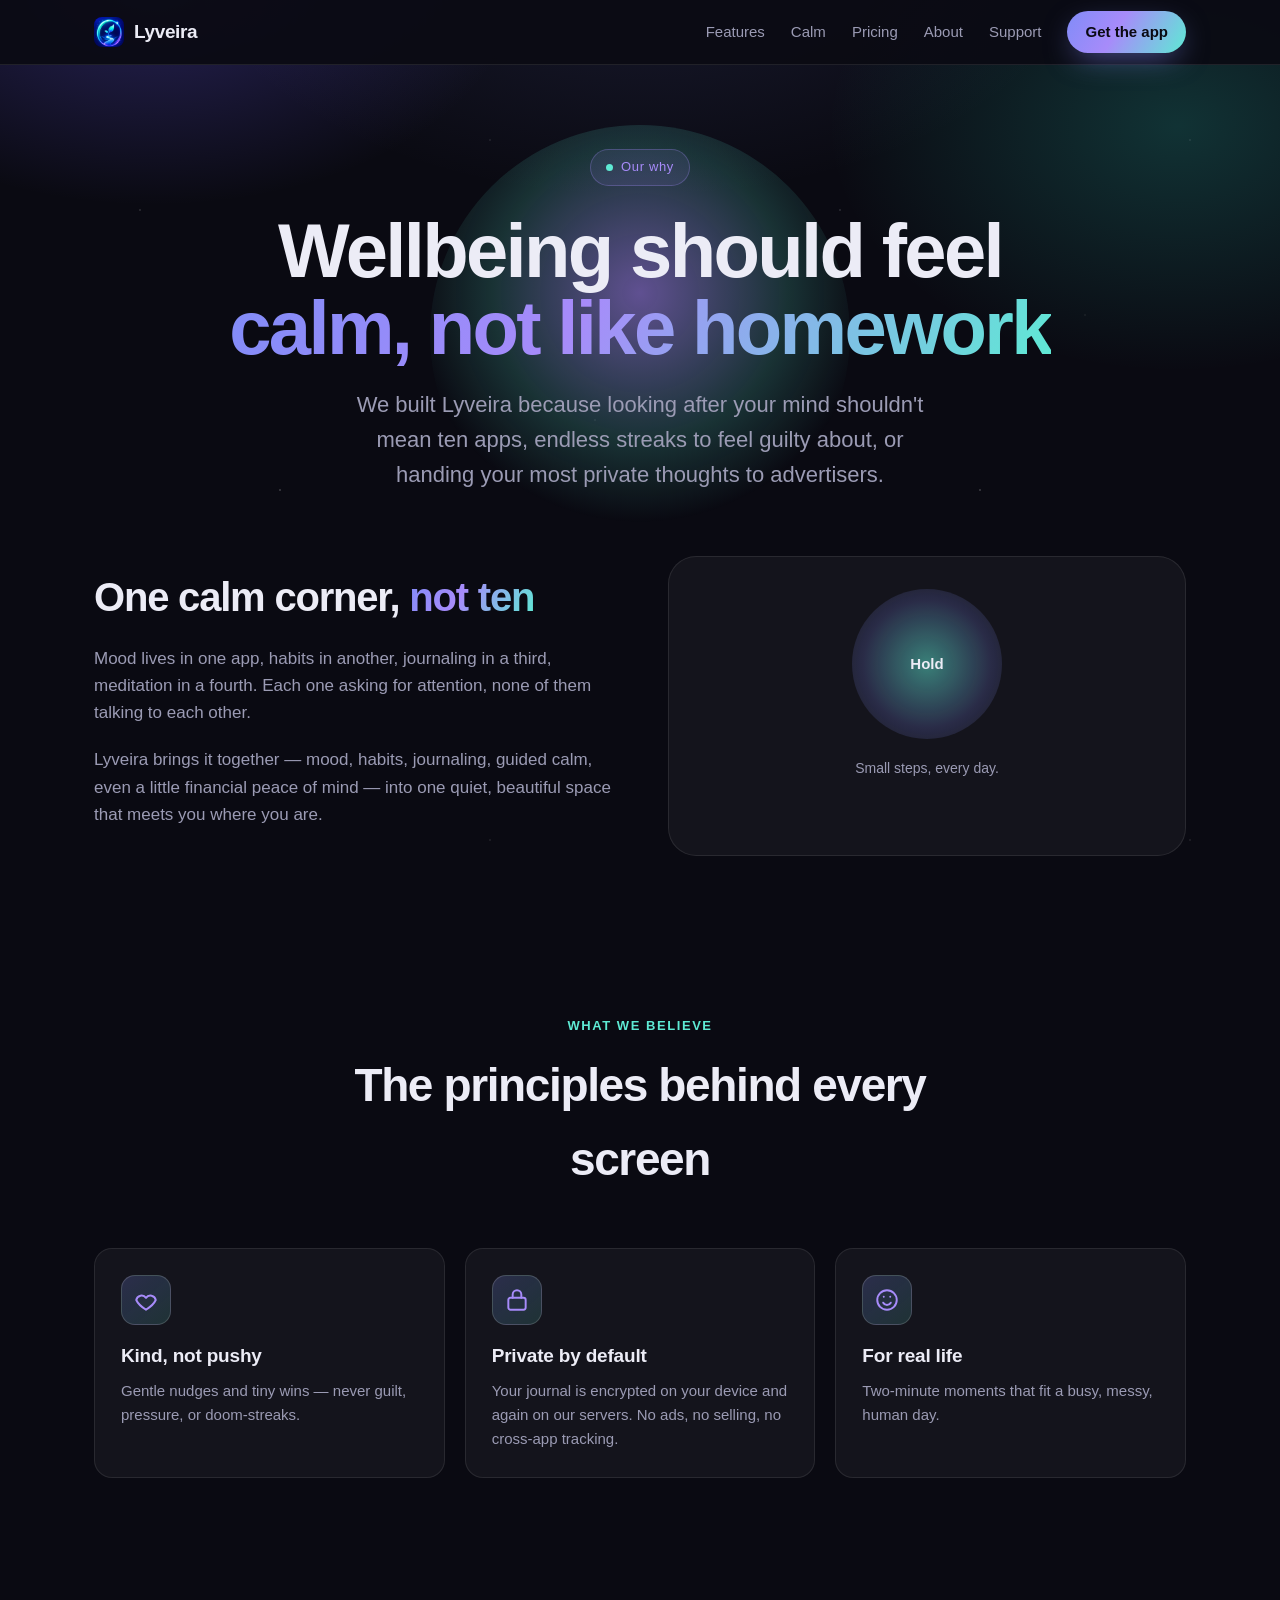
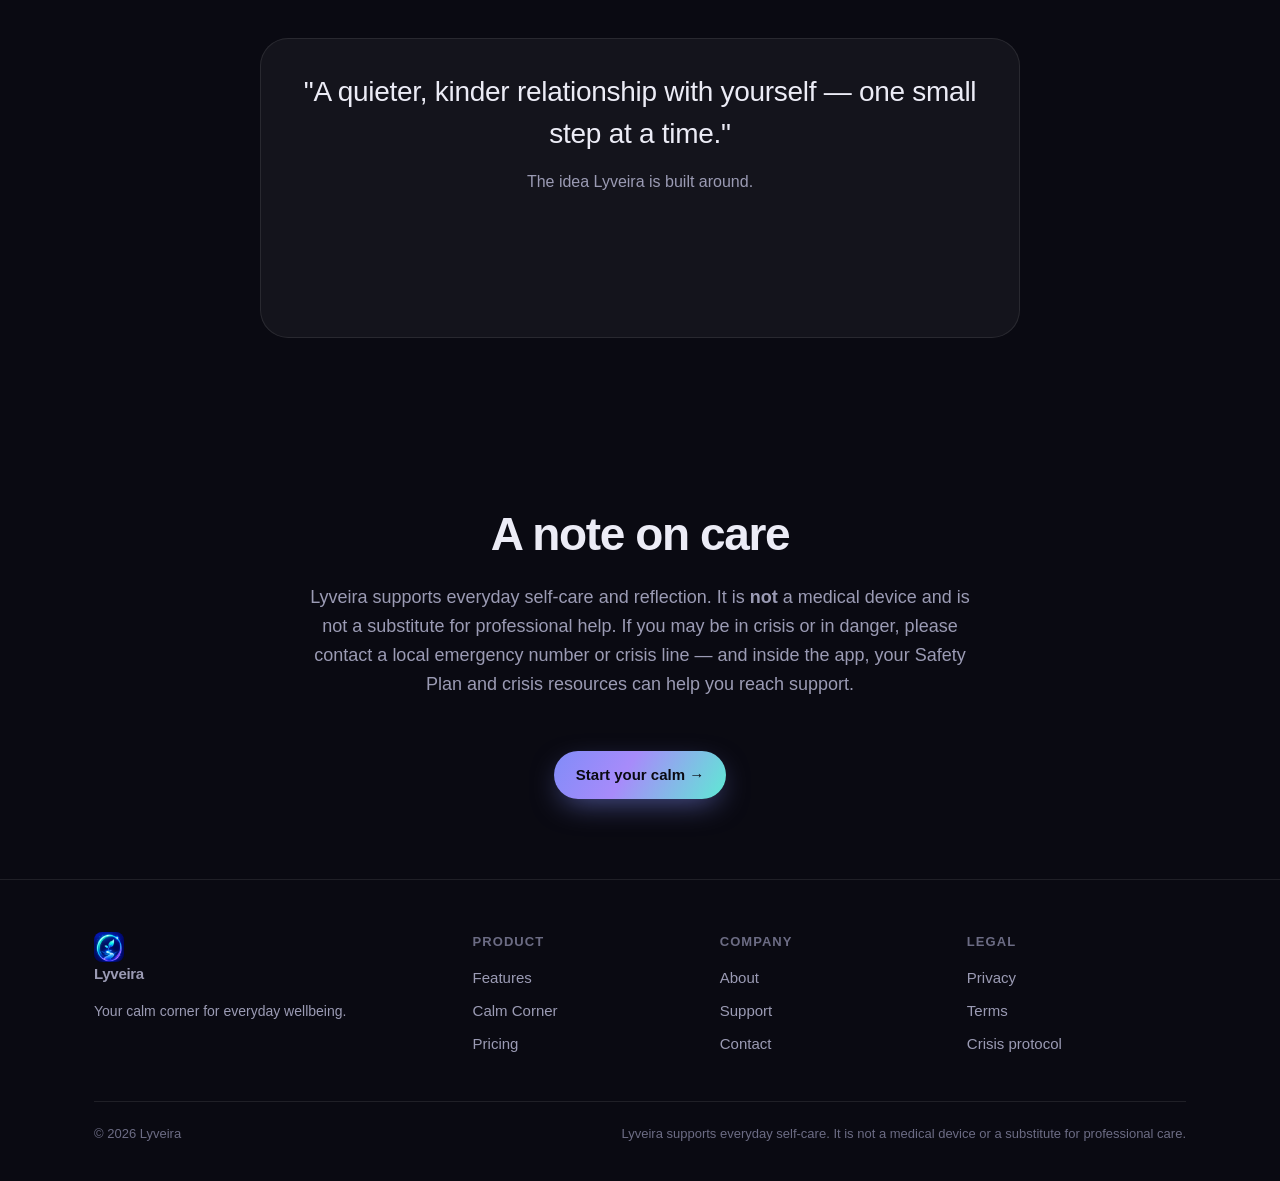
<file: about/index.html>
<!DOCTYPE html>
<html lang="en">
<head>
<meta charset="utf-8">
<meta name="viewport" content="width=device-width, initial-scale=1">
<meta name="apple-itunes-app" content="app-id=6768826351">
<title>About — Lyveira</title>
<meta name="description" content="Why we built Lyveira: a calmer, kinder, more private place to look after your everyday wellbeing.">
<link rel="icon" type="image/png" sizes="32x32" href="/favicon-32.png">
<link rel="icon" type="image/png" sizes="192x192" href="/icon-192.png">
<link rel="apple-touch-icon" sizes="180x180" href="/apple-touch-icon.png">
<link rel="stylesheet" href="../styles.css">
</head>
<body>
<div class="aurora"></div><div class="stars"></div>

<header class="nav">
  <div class="container">
    <a class="brand" href="../"><img class="mark" src="/icon-192.png" width="30" height="30" alt="" style="border-radius:8px">Lyveira</a>
    <nav class="nav-links">
      <a href="/features/">Features</a><a href="../#calm">Calm</a><a href="../pricing/">Pricing</a><a href="../about/">About</a><a href="../support/">Support</a>
      <a class="btn btn-primary" href="/#get" style="padding:9px 18px">Get the app</a>
    </nav>
    <button class="nav-toggle" aria-label="Menu" aria-expanded="false">☰</button>
  </div>
</header>

<section class="hero" style="padding-bottom:24px">
  <div class="orb" aria-hidden="true"></div>
  <div class="container">
    <span class="eyebrow"><span class="pulse"></span> Our why</span>
    <h1>Wellbeing should feel<br><span class="grad-text">calm, not like homework</span></h1>
    <p class="sub">We built Lyveira because looking after your mind shouldn't mean ten apps, endless streaks to feel guilty about, or handing your most private thoughts to advertisers.</p>
  </div>
</section>

<section style="padding-top:8px">
  <div class="container">
    <div class="split reveal">
      <div>
        <h2>One calm corner, <span class="grad-text">not ten</span></h2>
        <p>Mood lives in one app, habits in another, journaling in a third, meditation in a fourth. Each one asking for attention, none of them talking to each other.</p>
        <p>Lyveira brings it together — mood, habits, journaling, guided calm, even a little financial peace of mind — into one quiet, beautiful space that meets you where you are.</p>
      </div>
      <div class="visual">
        <div class="breath-demo"><div class="breath-circle">Breathe in</div><p class="muted" style="text-align:center;margin:0;font-size:14px">Small steps, every day.</p></div>
      </div>
    </div>
  </div>
</section>

<section>
  <div class="container">
    <div class="head reveal"><div class="kicker">What we believe</div><h2>The principles behind every screen</h2></div>
    <div class="features reveal">
      <div class="feature"><div class="icon"><svg viewBox="0 0 24 24" stroke-width="1.8" stroke-linecap="round" stroke-linejoin="round"><path d="M12 21s-7-4.5-9-9a5 5 0 0 1 9-2 5 5 0 0 1 9 2c-2 4.5-9 9-9 9z"/></svg></div><h3>Kind, not pushy</h3><p>Gentle nudges and tiny wins — never guilt, pressure, or doom-streaks.</p></div>
      <div class="feature"><div class="icon"><svg viewBox="0 0 24 24" stroke-width="1.8" stroke-linecap="round" stroke-linejoin="round"><rect x="4" y="10" width="16" height="11" rx="2"/><path d="M8 10V7a4 4 0 0 1 8 0v3"/></svg></div><h3>Private by default</h3><p>Your journal is encrypted on your device and again on our servers. No ads, no selling, no cross-app tracking.</p></div>
      <div class="feature"><div class="icon"><svg viewBox="0 0 24 24" stroke-width="1.8" stroke-linecap="round" stroke-linejoin="round"><circle cx="12" cy="12" r="9"/><path d="M8.5 14.5a4 4 0 0 0 7 0"/><path d="M9 9h.01M15 9h.01"/></svg></div><h3>For real life</h3><p>Two-minute moments that fit a busy, messy, human day.</p></div>
    </div>
  </div>
</section>

<section>
  <div class="container">
    <div class="visual reveal" style="text-align:center;max-width:760px;margin:0 auto">
      <p style="font-size:clamp(20px,3vw,28px);line-height:1.5;margin:0 0 14px;letter-spacing:-0.01em">"A quieter, kinder relationship with yourself — one small step at a time."</p>
      <p class="muted" style="margin:0">The idea Lyveira is built around.</p>
    </div>
  </div>
</section>

<section>
  <div class="container">
    <div class="head reveal"><h2>A note on care</h2><p>Lyveira supports everyday self-care and reflection. It is <b>not</b> a medical device and is not a substitute for professional help. If you may be in crisis or in danger, please contact a local emergency number or crisis line — and inside the app, your Safety Plan and crisis resources can help you reach support.</p></div>
    <div style="text-align:center"><a class="btn btn-primary" href="/#get">Start your calm →</a></div>
  </div>
</section>

<footer class="foot">
  <div class="container">
    <div class="foot-grid">
      <div><a class="brand" href="../"><img class="mark" src="/icon-192.png" width="30" height="30" alt="" style="border-radius:8px">Lyveira</a><p class="tag">Your calm corner for everyday wellbeing.</p></div>
      <div><h5>Product</h5><a href="/features/">Features</a><a href="../#calm">Calm Corner</a><a href="../pricing/">Pricing</a></div>
      <div><h5>Company</h5><a href="../about/">About</a><a href="../support/">Support</a><a href="mailto:support@lyveira.app">Contact</a></div>
      <div><h5>Legal</h5><a href="../privacy/">Privacy</a><a href="../terms/">Terms</a><a href="../crisis-protocol/">Crisis protocol</a></div>
    </div>
    <div class="foot-bottom"><span>&copy; 2026 Lyveira</span><span class="disc">Lyveira supports everyday self-care. It is not a medical device or a substitute for professional care.</span></div>
  </div>
</footer>
<script src="../main.js" defer></script>
</body>
</html>
</file>
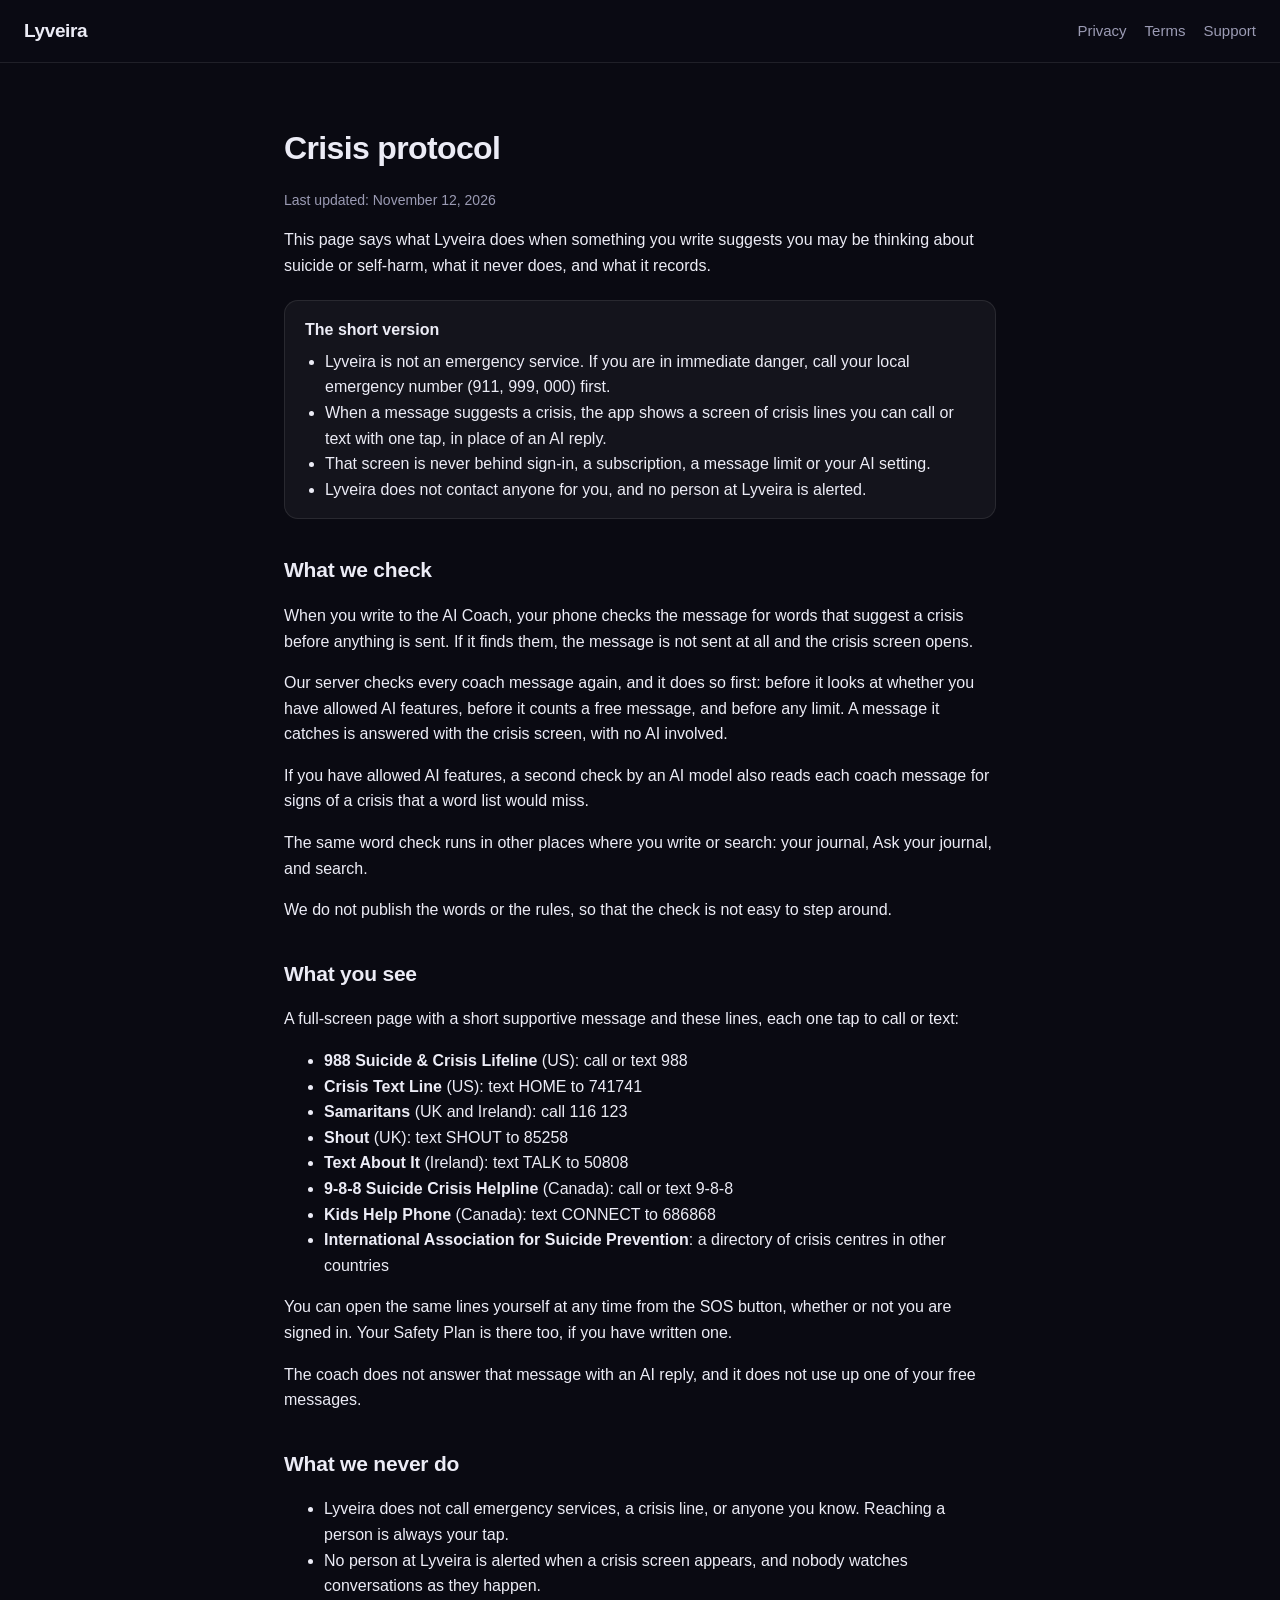
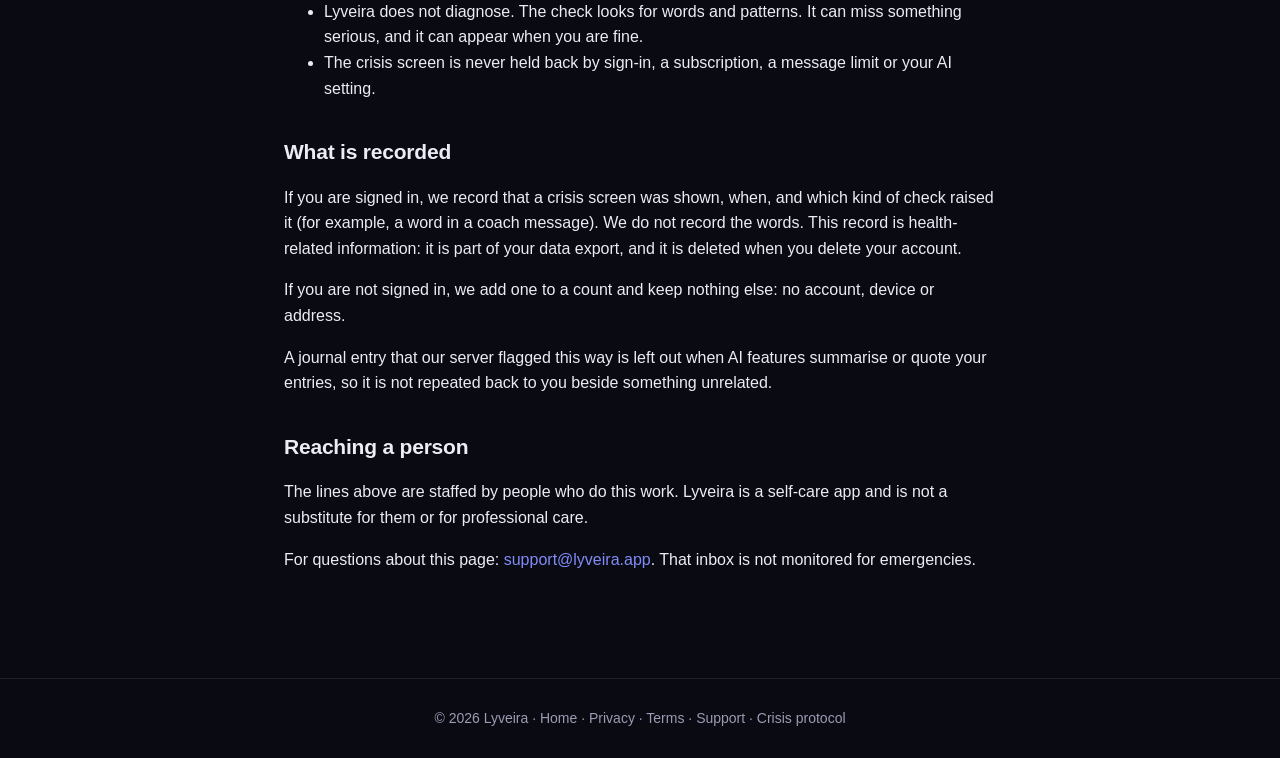
<file: crisis-protocol/index.html>
<!DOCTYPE html>
<html lang="en">
<head>
<meta charset="utf-8">
<meta name="viewport" content="width=device-width, initial-scale=1">
<meta name="apple-itunes-app" content="app-id=6768826351">
<title>Crisis protocol — Lyveira</title>
<link rel="icon" type="image/png" sizes="32x32" href="/favicon-32.png">
<link rel="icon" type="image/png" sizes="192x192" href="/icon-192.png">
<link rel="apple-touch-icon" sizes="180x180" href="/apple-touch-icon.png">
<meta name="description" content="What Lyveira does when something you write suggests you may be in crisis, what it never does, and what it records.">
<link rel="stylesheet" href="../styles.css">
</head>
<body>
<header class="site">
  <div class="brand"><a href="../">Lyveira</a></div>
  <nav><a href="../privacy/">Privacy</a><a href="../terms/">Terms</a><a href="../support/">Support</a></nav>
</header>
<div class="wrap">
  <h1>Crisis protocol</h1>
  <p class="updated">Last updated: November 12, 2026</p>

  <p>This page says what Lyveira does when something you write suggests you may be thinking about suicide or self-harm, what it never does, and what it records.</p>

  <div class="tldr">
    <strong>The short version</strong>
    <ul>
      <li>Lyveira is not an emergency service. If you are in immediate danger, call your local emergency number (911, 999, 000) first.</li>
      <li>When a message suggests a crisis, the app shows a screen of crisis lines you can call or text with one tap, in place of an AI reply.</li>
      <li>That screen is never behind sign-in, a subscription, a message limit or your AI setting.</li>
      <li>Lyveira does not contact anyone for you, and no person at Lyveira is alerted.</li>
    </ul>
  </div>

  <h2>What we check</h2>
  <p>When you write to the AI Coach, your phone checks the message for words that suggest a crisis before anything is sent. If it finds them, the message is not sent at all and the crisis screen opens.</p>
  <p>Our server checks every coach message again, and it does so first: before it looks at whether you have allowed AI features, before it counts a free message, and before any limit. A message it catches is answered with the crisis screen, with no AI involved.</p>
  <p>If you have allowed AI features, a second check by an AI model also reads each coach message for signs of a crisis that a word list would miss.</p>
  <p>The same word check runs in other places where you write or search: your journal, Ask your journal, and search.</p>
  <p>We do not publish the words or the rules, so that the check is not easy to step around.</p>

  <h2>What you see</h2>
  <p>A full-screen page with a short supportive message and these lines, each one tap to call or text:</p>
  <ul>
    <li><strong>988 Suicide &amp; Crisis Lifeline</strong> (US): call or text 988</li>
    <li><strong>Crisis Text Line</strong> (US): text HOME to 741741</li>
    <li><strong>Samaritans</strong> (UK and Ireland): call 116 123</li>
    <li><strong>Shout</strong> (UK): text SHOUT to 85258</li>
    <li><strong>Text About It</strong> (Ireland): text TALK to 50808</li>
    <li><strong>9-8-8 Suicide Crisis Helpline</strong> (Canada): call or text 9-8-8</li>
    <li><strong>Kids Help Phone</strong> (Canada): text CONNECT to 686868</li>
    <li><strong>International Association for Suicide Prevention</strong>: a directory of crisis centres in other countries</li>
  </ul>
  <p>You can open the same lines yourself at any time from the SOS button, whether or not you are signed in. Your Safety Plan is there too, if you have written one.</p>
  <p>The coach does not answer that message with an AI reply, and it does not use up one of your free messages.</p>

  <h2>What we never do</h2>
  <ul>
    <li>Lyveira does not call emergency services, a crisis line, or anyone you know. Reaching a person is always your tap.</li>
    <li>No person at Lyveira is alerted when a crisis screen appears, and nobody watches conversations as they happen.</li>
    <li>Lyveira does not diagnose. The check looks for words and patterns. It can miss something serious, and it can appear when you are fine.</li>
    <li>The crisis screen is never held back by sign-in, a subscription, a message limit or your AI setting.</li>
  </ul>

  <h2>What is recorded</h2>
  <p>If you are signed in, we record that a crisis screen was shown, when, and which kind of check raised it (for example, a word in a coach message). We do not record the words. This record is health-related information: it is part of your data export, and it is deleted when you delete your account.</p>
  <p>If you are not signed in, we add one to a count and keep nothing else: no account, device or address.</p>
  <p>A journal entry that our server flagged this way is left out when AI features summarise or quote your entries, so it is not repeated back to you beside something unrelated.</p>

  <h2>Reaching a person</h2>
  <p>The lines above are staffed by people who do this work. Lyveira is a self-care app and is not a substitute for them or for professional care.</p>
  <p>For questions about this page: <a href="mailto:support@lyveira.app">support@lyveira.app</a>. That inbox is not monitored for emergencies.</p>
</div>
<footer>&copy; 2026 Lyveira &middot; <a href="../">Home</a> &middot; <a href="../privacy/">Privacy</a> &middot; <a href="../terms/">Terms</a> &middot; <a href="../support/">Support</a> &middot; <a href="../crisis-protocol/">Crisis protocol</a></footer>
</body>
</html>
</file>
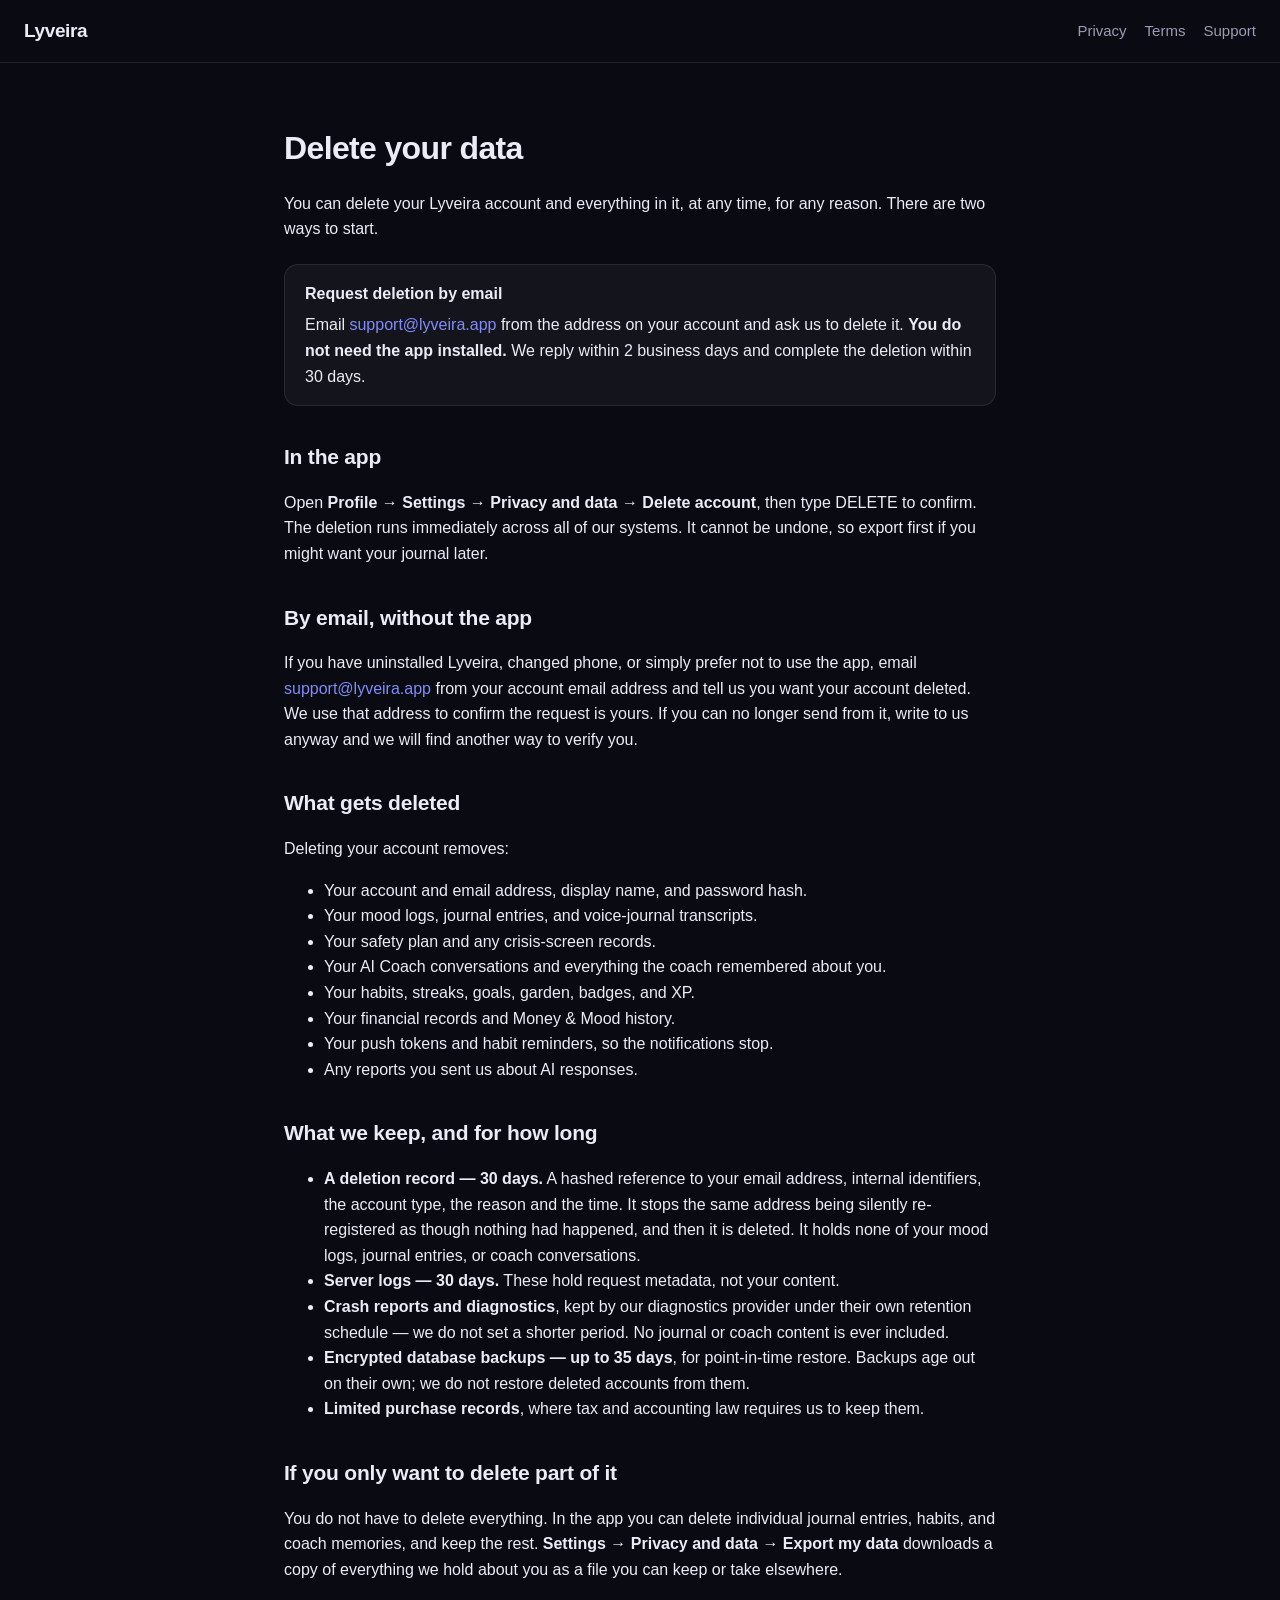
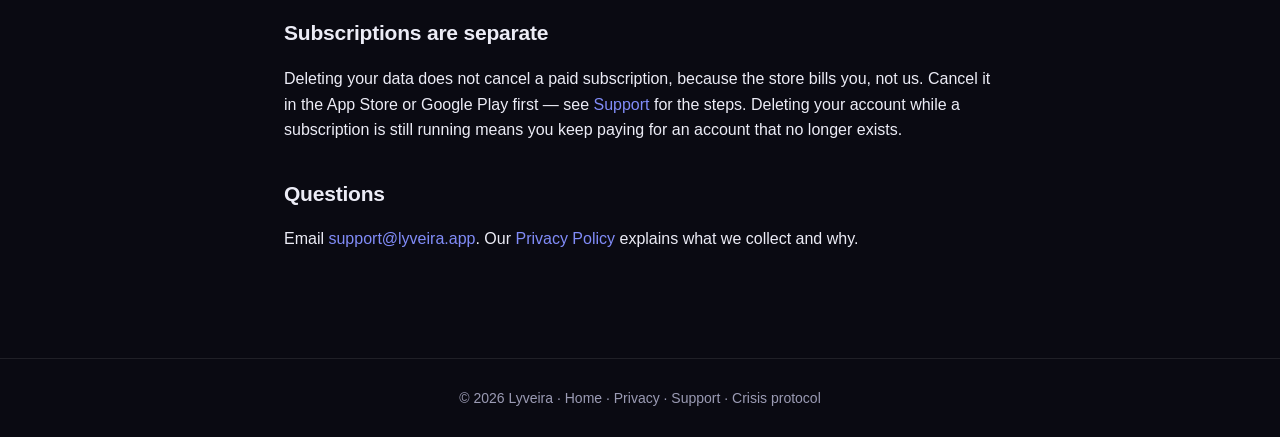
<file: delete-data/index.html>
<!DOCTYPE html>
<html lang="en">
<head>
<meta charset="utf-8">
<meta name="viewport" content="width=device-width, initial-scale=1">
<meta name="apple-itunes-app" content="app-id=6768826351">
<title>Delete Your Data — Lyveira</title>
<link rel="icon" type="image/png" sizes="32x32" href="/favicon-32.png">
<link rel="icon" type="image/png" sizes="192x192" href="/icon-192.png">
<link rel="apple-touch-icon" sizes="180x180" href="/apple-touch-icon.png">
<meta name="description" content="How to delete your Lyveira account and data — in the app, or by email without installing it.">
<link rel="stylesheet" href="../styles.css">
</head>
<body>
<header class="site">
  <div class="brand"><a href="../">Lyveira</a></div>
  <nav><a href="../privacy/">Privacy</a><a href="../terms/">Terms</a><a href="../support/">Support</a></nav>
</header>
<div class="wrap">
  <h1>Delete your data</h1>
  <p>You can delete your Lyveira account and everything in it, at any time, for any reason. There are two ways to start.</p>

  <div class="tldr">
    <strong>Request deletion by email</strong>
    <p style="margin:6px 0 0">Email <a href="mailto:support@lyveira.app">support@lyveira.app</a> from the address on your account and ask us to delete it. <strong>You do not need the app installed.</strong> We reply within 2 business days and complete the deletion within 30 days.</p>
  </div>

  <h2>In the app</h2>
  <p>Open <strong>Profile &rarr; Settings &rarr; Privacy and data &rarr; Delete account</strong>, then type DELETE to confirm. The deletion runs immediately across all of our systems. It cannot be undone, so export first if you might want your journal later.</p>

  <h2>By email, without the app</h2>
  <p>If you have uninstalled Lyveira, changed phone, or simply prefer not to use the app, email <a href="mailto:support@lyveira.app">support@lyveira.app</a> from your account email address and tell us you want your account deleted. We use that address to confirm the request is yours. If you can no longer send from it, write to us anyway and we will find another way to verify you.</p>

  <h2>What gets deleted</h2>
  <p>Deleting your account removes:</p>
  <ul>
    <li>Your account and email address, display name, and password hash.</li>
    <li>Your mood logs, journal entries, and voice-journal transcripts.</li>
    <li>Your safety plan and any crisis-screen records.</li>
    <li>Your AI Coach conversations and everything the coach remembered about you.</li>
    <li>Your habits, streaks, goals, garden, badges, and XP.</li>
    <li>Your financial records and Money &amp; Mood history.</li>
    <li>Your push tokens and habit reminders, so the notifications stop.</li>
    <li>Any reports you sent us about AI responses.</li>
  </ul>

  <h2>What we keep, and for how long</h2>
  <ul>
    <li><strong>A deletion record &mdash; 30 days.</strong> A hashed reference to your email address, internal identifiers, the account type, the reason and the time. It stops the same address being silently re-registered as though nothing had happened, and then it is deleted. It holds none of your mood logs, journal entries, or coach conversations.</li>
    <li><strong>Server logs &mdash; 30 days.</strong> These hold request metadata, not your content.</li>
    <li><strong>Crash reports and diagnostics</strong>, kept by our diagnostics provider under their own retention schedule &mdash; we do not set a shorter period. No journal or coach content is ever included.</li>
    <li><strong>Encrypted database backups &mdash; up to 35 days</strong>, for point-in-time restore. Backups age out on their own; we do not restore deleted accounts from them.</li>
    <li><strong>Limited purchase records</strong>, where tax and accounting law requires us to keep them.</li>
  </ul>

  <h2>If you only want to delete part of it</h2>
  <p>You do not have to delete everything. In the app you can delete individual journal entries, habits, and coach memories, and keep the rest. <strong>Settings &rarr; Privacy and data &rarr; Export my data</strong> downloads a copy of everything we hold about you as a file you can keep or take elsewhere.</p>

  <h2>Subscriptions are separate</h2>
  <p>Deleting your data does not cancel a paid subscription, because the store bills you, not us. Cancel it in the App Store or Google Play first &mdash; see <a href="../support/">Support</a> for the steps. Deleting your account while a subscription is still running means you keep paying for an account that no longer exists.</p>

  <h2>Questions</h2>
  <p>Email <a href="mailto:support@lyveira.app">support@lyveira.app</a>. Our <a href="../privacy/">Privacy Policy</a> explains what we collect and why.</p>
</div>
<footer>&copy; 2026 Lyveira &middot; <a href="../">Home</a> &middot; <a href="../privacy/">Privacy</a> &middot; <a href="../support/">Support</a> &middot; <a href="../crisis-protocol/">Crisis protocol</a></footer>
</body>
</html>
</file>
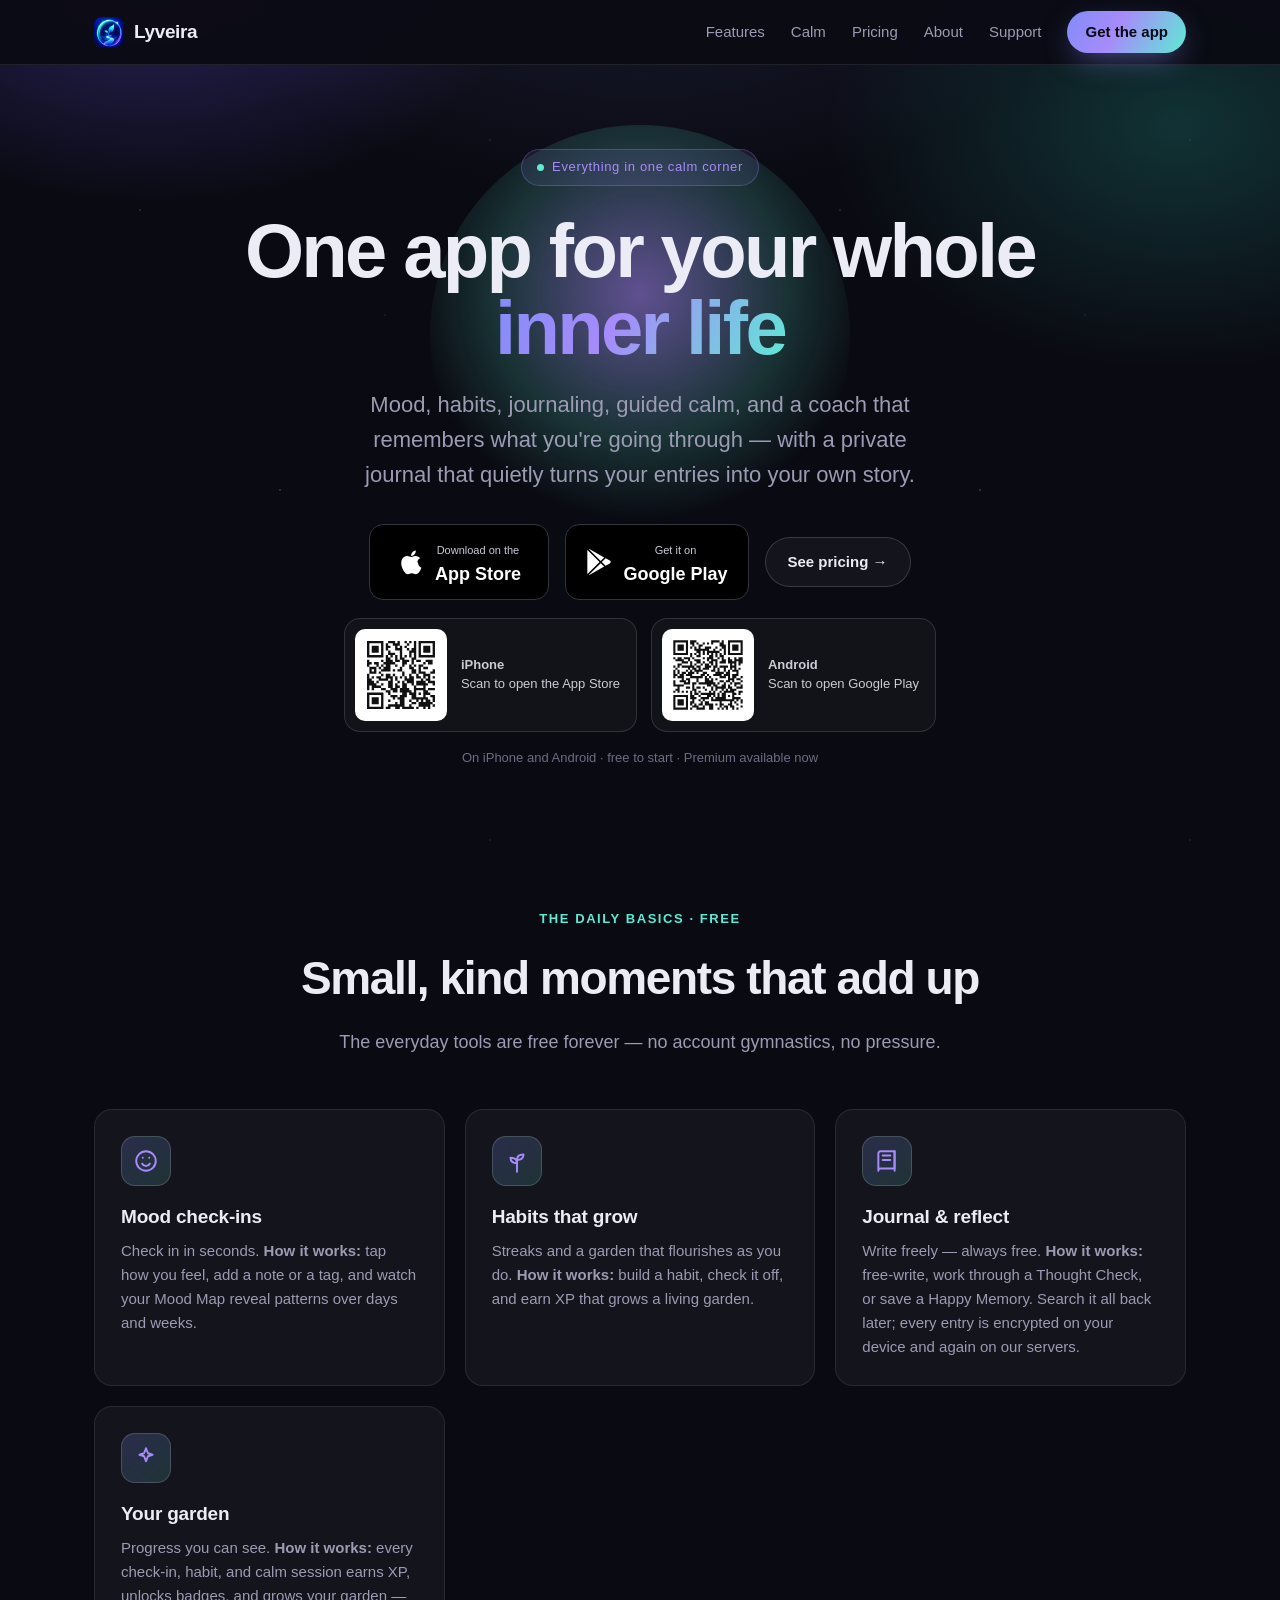
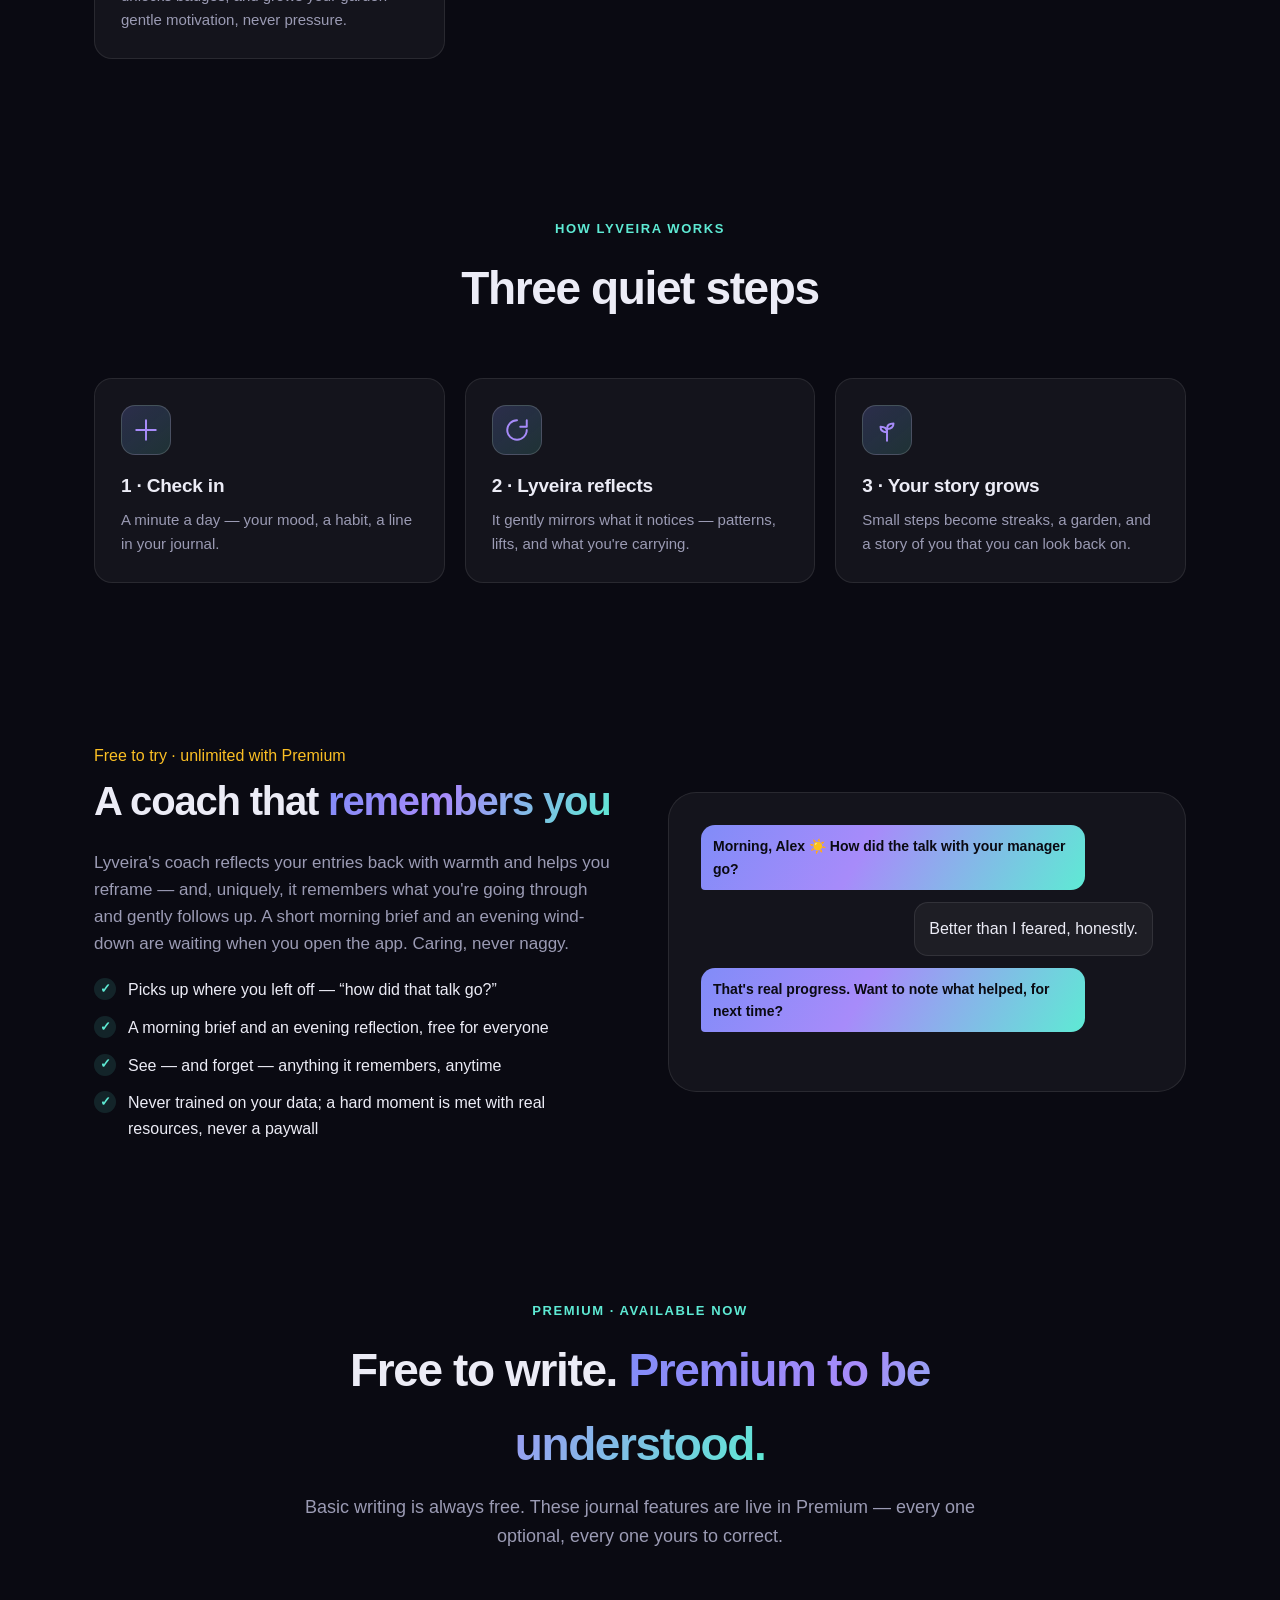
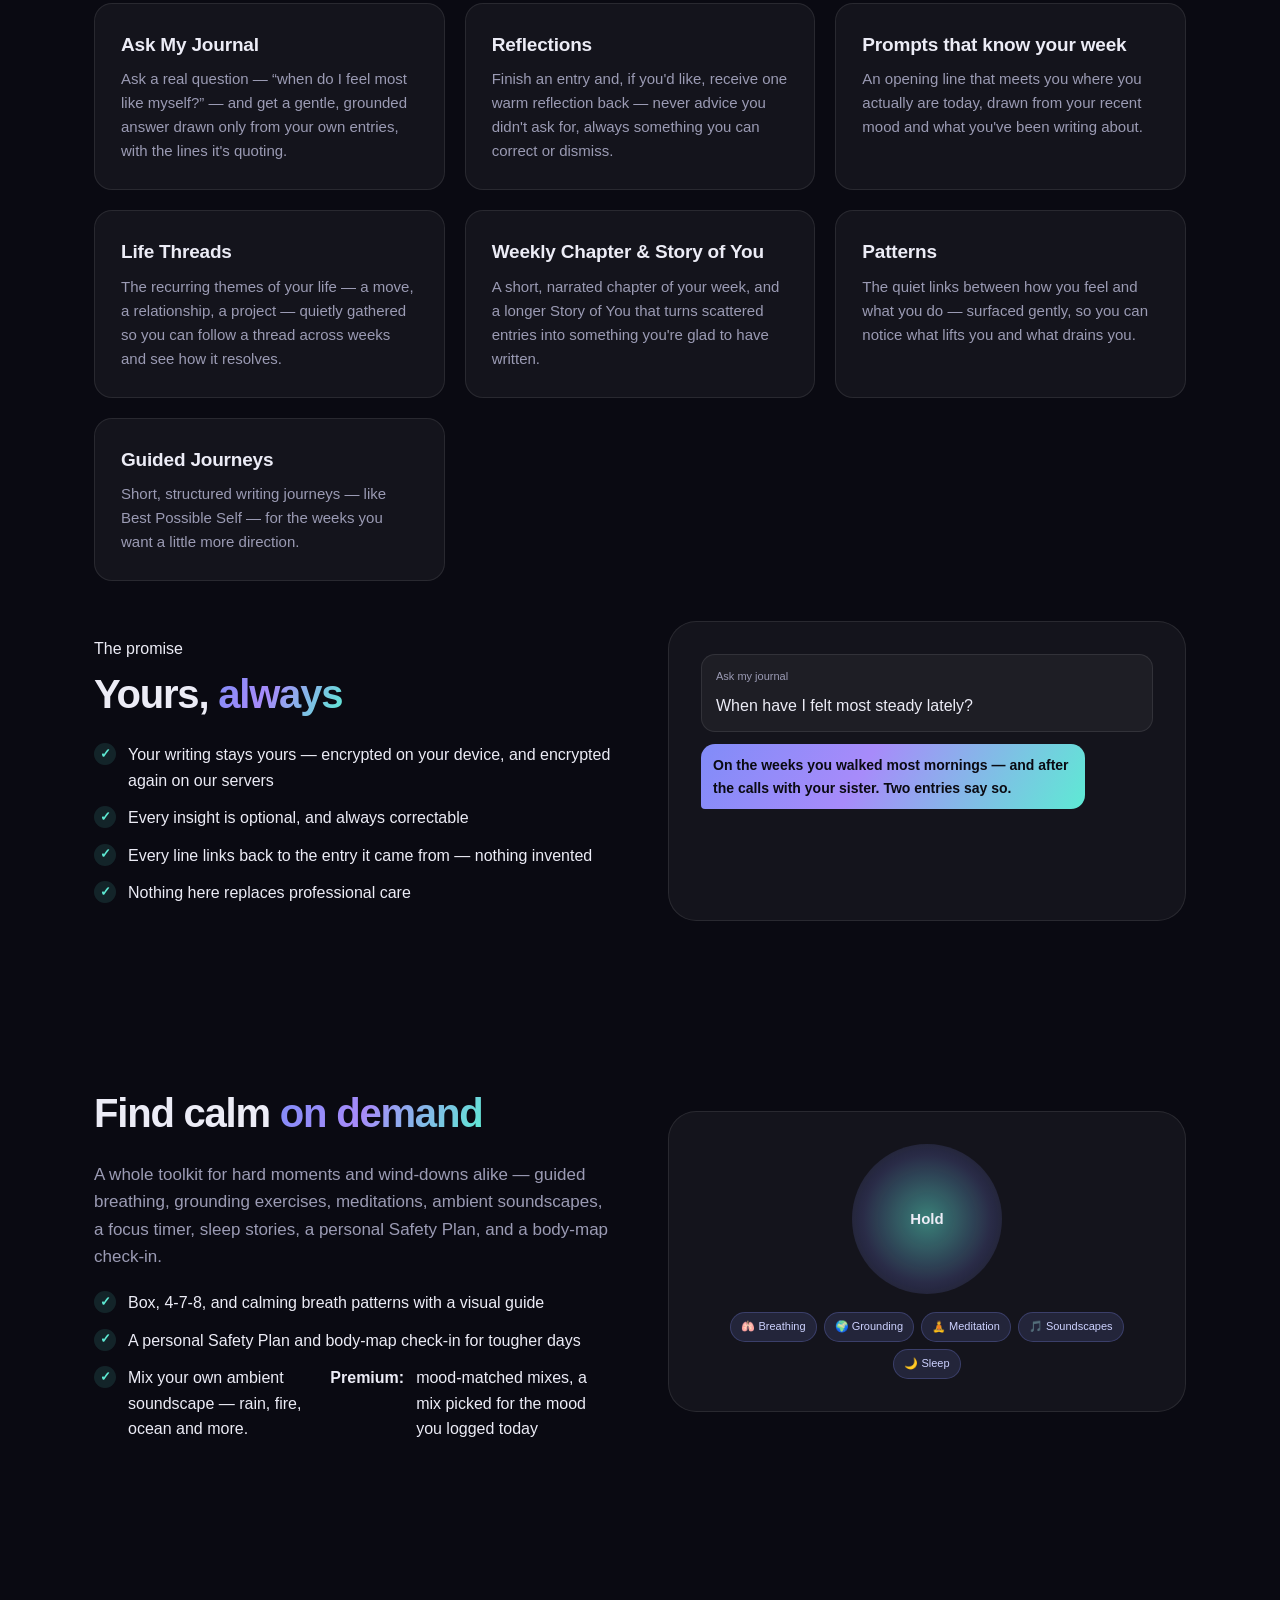
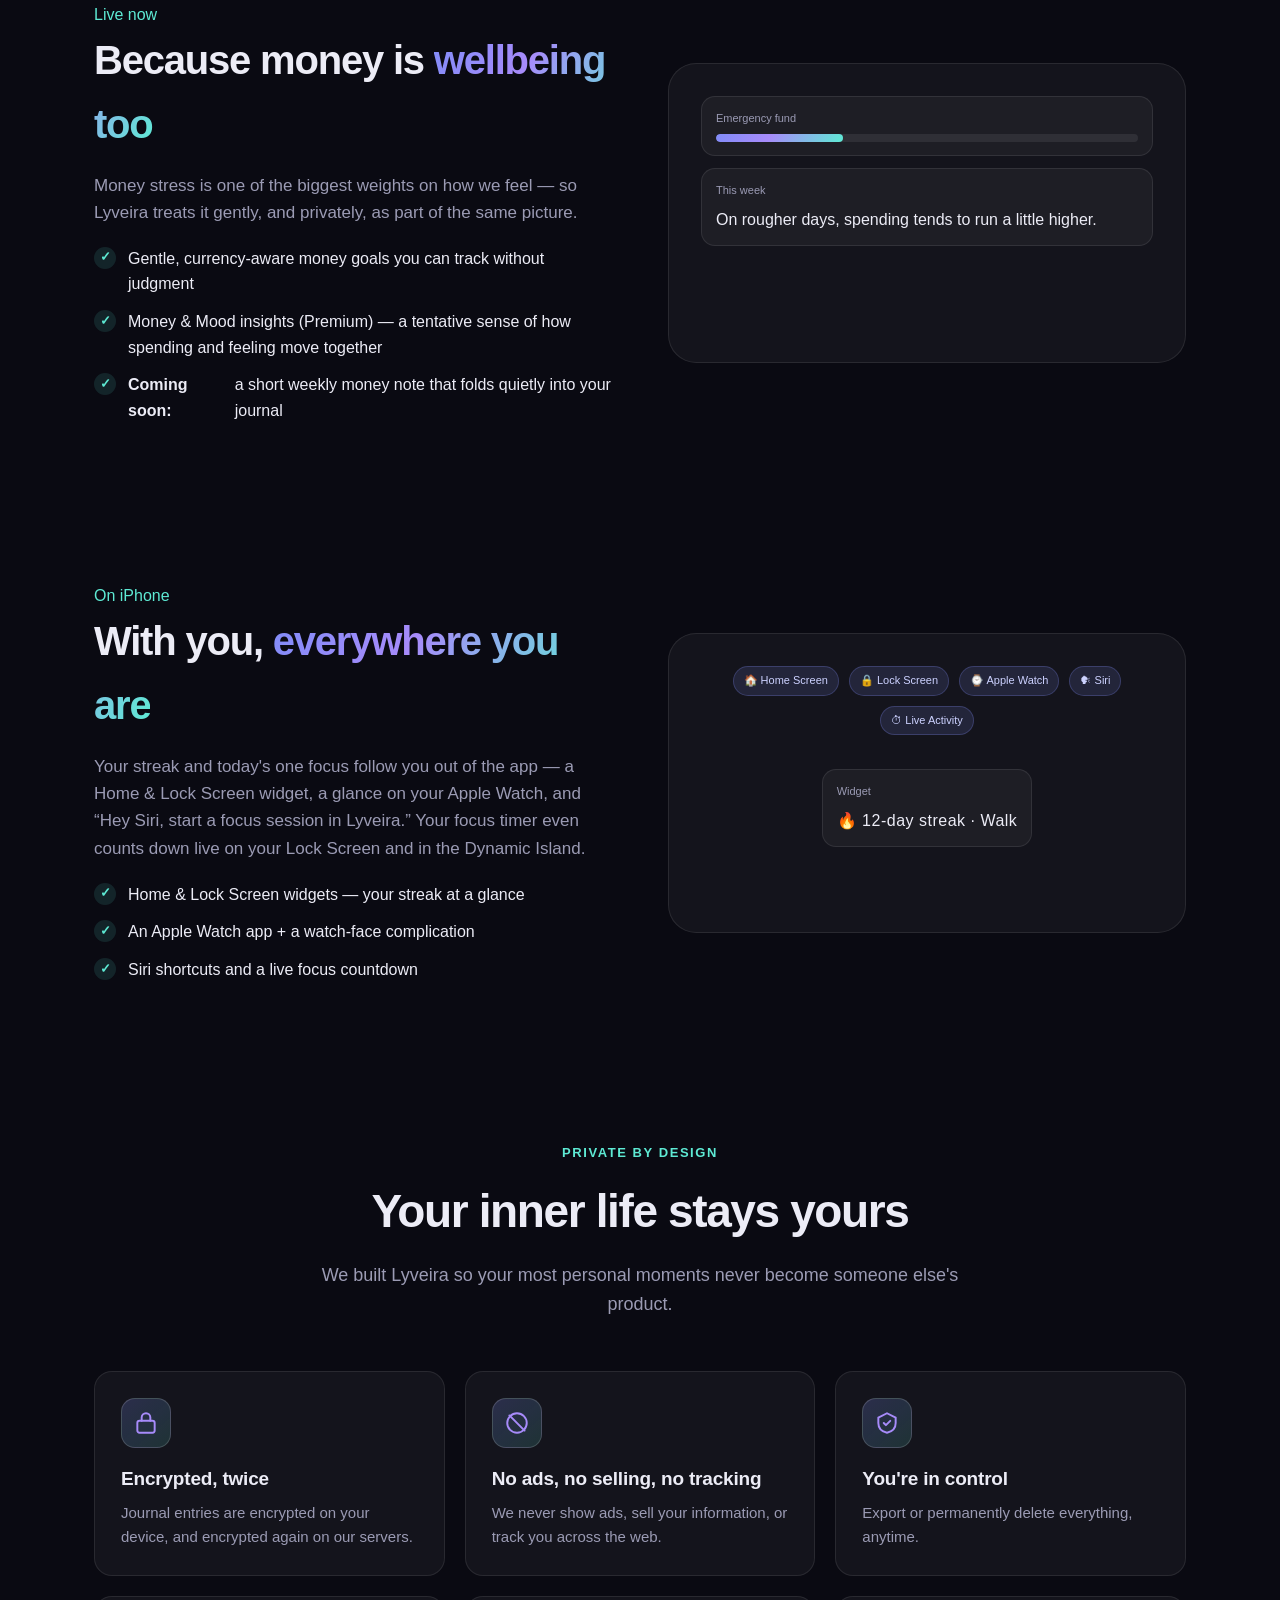
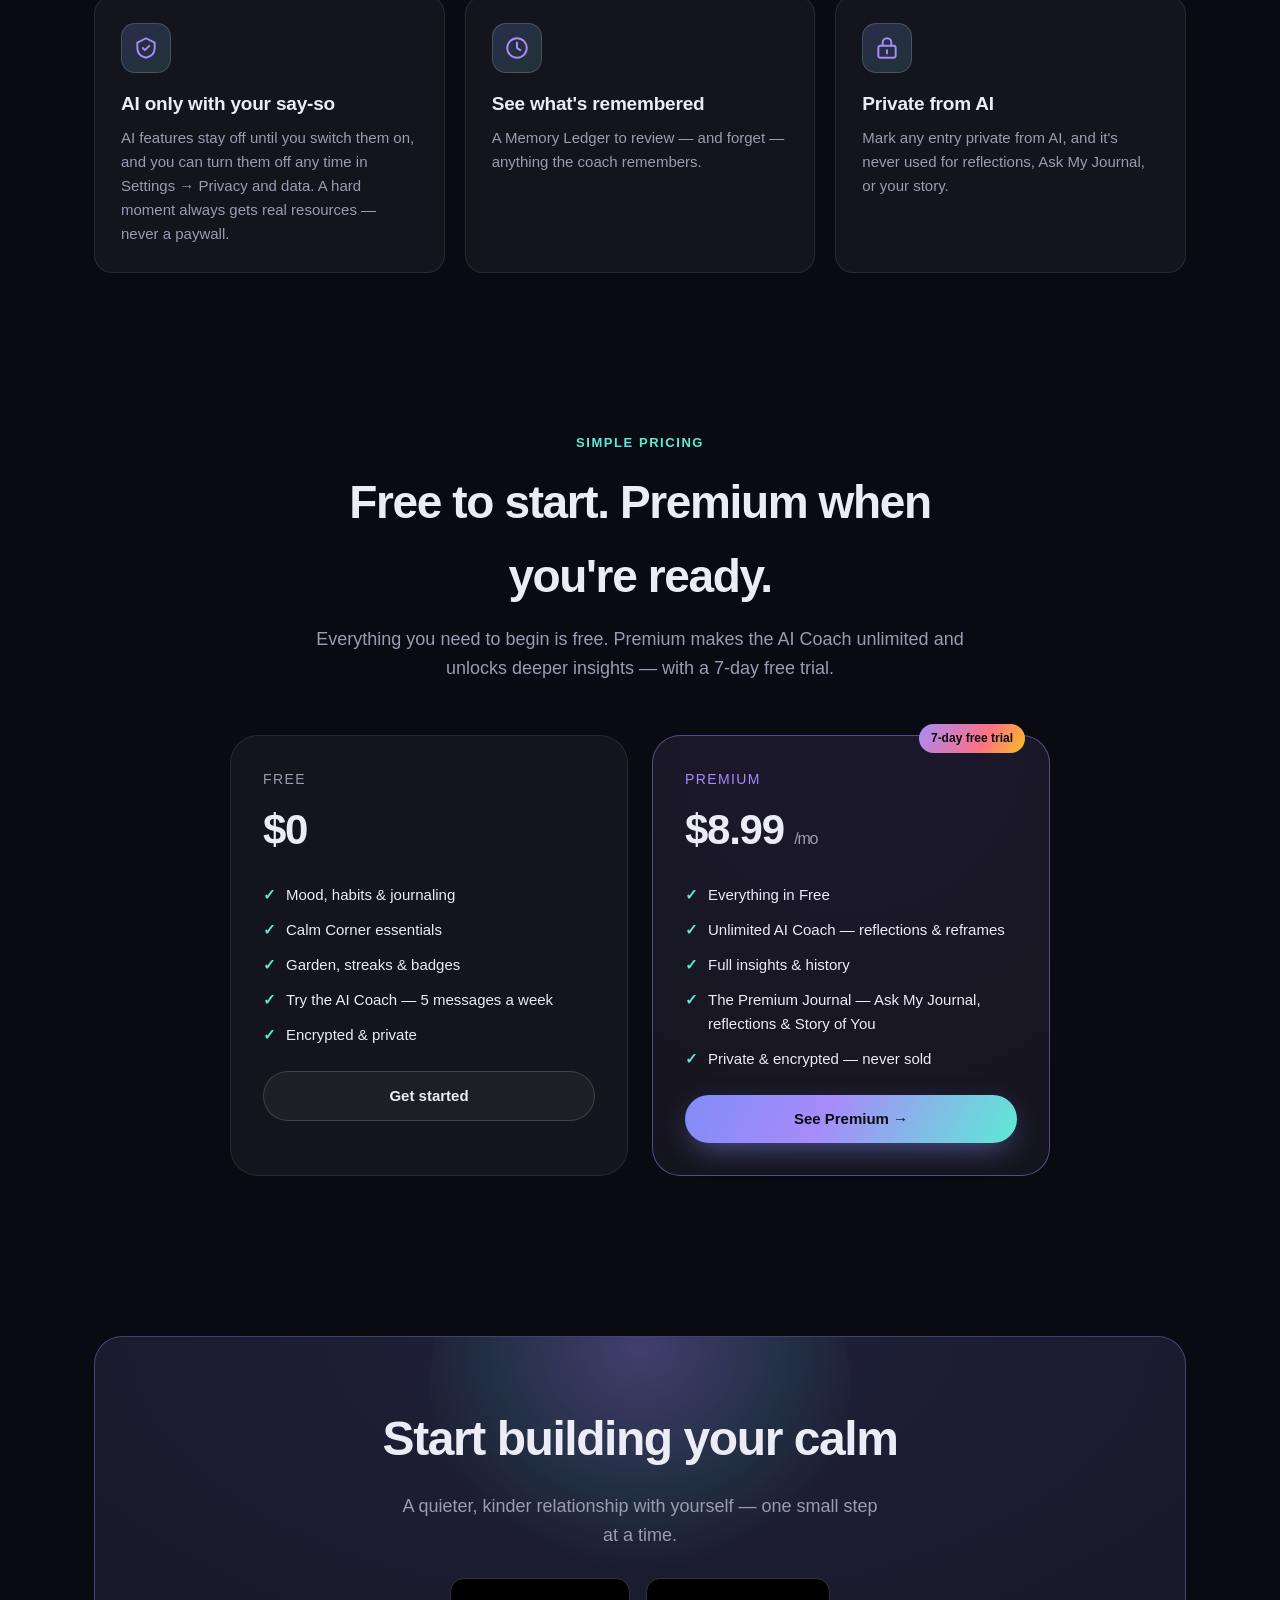
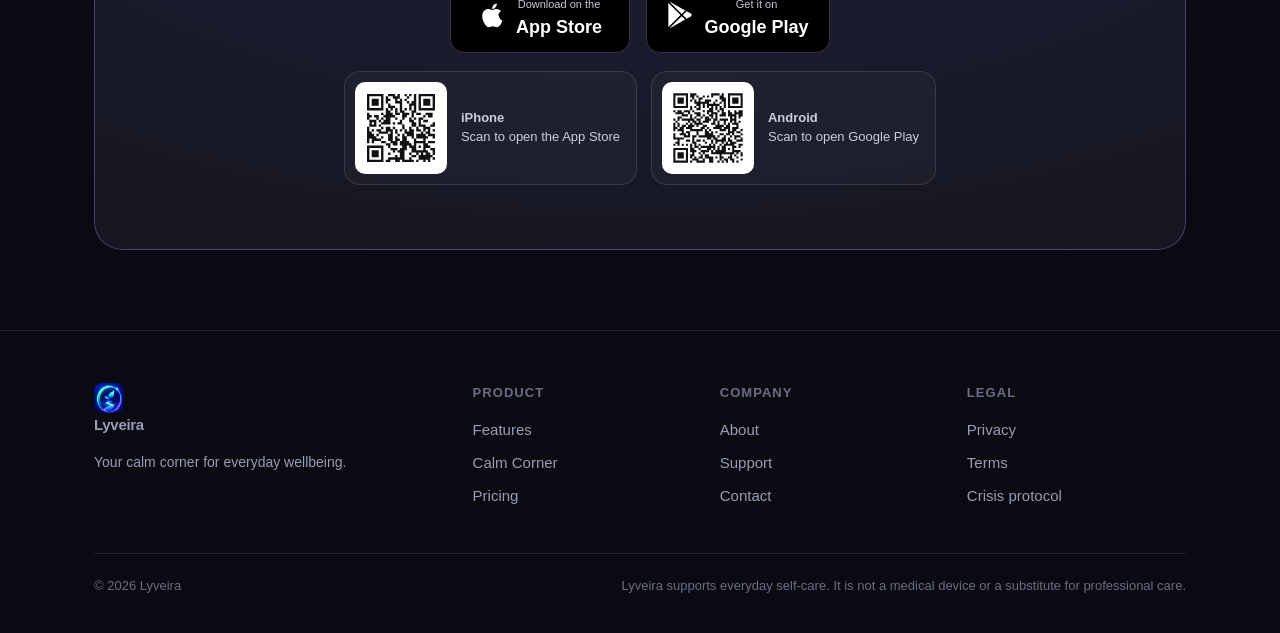
<file: features/index.html>
<!DOCTYPE html>
<html lang="en">
<head>
<meta charset="utf-8">
<meta name="viewport" content="width=device-width, initial-scale=1">
<meta name="apple-itunes-app" content="app-id=6768826351">
<title>Features — Lyveira</title>
<meta name="description" content="Everything Lyveira does, and how it works: mood, habits, journaling, guided calm, and an AI coach that remembers what you're going through — plus a private journal that quietly turns your entries into your own story. On iPhone and Android, free to start, Premium available now.">
<link rel="icon" type="image/png" sizes="32x32" href="/favicon-32.png">
<link rel="icon" type="image/png" sizes="192x192" href="/icon-192.png">
<link rel="apple-touch-icon" sizes="180x180" href="/apple-touch-icon.png">
<meta property="og:title" content="Features — Lyveira">
<meta property="og:description" content="One app for your whole inner life: mood, habits, journaling, guided calm, and a coach that remembers you. See everything, and how it works.">
<meta property="og:type" content="website">
<meta property="og:url" content="https://lyveira.com/features/">
<meta property="og:image" content="https://lyveira.com/og-image.png">
<meta property="og:image:width" content="1024">
<meta property="og:image:height" content="500">
<meta name="twitter:card" content="summary_large_image">
<meta name="twitter:image" content="https://lyveira.com/og-image.png">
<link rel="stylesheet" href="../styles.css">
<style>
/* Store QRs (2026-09-02; Google Play added 2026-11-10): desktop only, on a phone the badges ARE the links. Always dark-on-white so they scan on either theme. */
.qr-row{display:none}
@media (min-width:720px){
  .qr-row{display:flex;justify-content:center;flex-wrap:wrap;gap:14px;margin-top:18px}
  .qr-dl{display:inline-flex;align-items:center;gap:14px;padding:10px 16px 10px 10px;border:1px solid rgba(128,128,128,.28);border-radius:16px;background:rgba(128,128,128,.07);text-align:left}
  .qr-dl svg.qr{width:92px;height:92px;flex:none;border-radius:10px;background:#fff;padding:5px;box-sizing:border-box}
  .qr-dl span{font-size:13px;line-height:1.45;opacity:.85;max-width:200px}
}
</style>
</head>
<body>
<div class="aurora"></div><div class="stars"></div>

<!-- NAV -->
<header class="nav">
  <div class="container">
    <a class="brand" href="/">
      <img class="mark" src="/icon-192.png" width="30" height="30" alt="" style="border-radius:8px">
      Lyveira
    </a>
    <nav class="nav-links">
      <a href="/features/">Features</a>
      <a href="/#calm">Calm</a>
      <a href="../pricing/">Pricing</a>
      <a href="../about/">About</a>
      <a href="../support/">Support</a>
      <a class="btn btn-primary" href="#get" style="padding:9px 18px">Get the app</a>
    </nav>
    <button class="nav-toggle" aria-label="Menu" aria-expanded="false">☰</button>
  </div>
</header>

<!-- HERO -->
<section class="hero">
  <div class="orb" aria-hidden="true"></div>
  <div class="container">
    <span class="eyebrow"><span class="pulse"></span> Everything in one calm corner</span>
    <h1>One app for your whole<br><span class="grad-text">inner life</span></h1>
    <p class="sub">Mood, habits, journaling, guided calm, and a coach that remembers what you're going through — with a private journal that quietly turns your entries into your own story.</p>
    <div class="hero-cta" id="get">
      <a class="appstore" href="https://apps.apple.com/app/id6768826351" aria-label="Download on the App Store">
        <svg viewBox="0 0 384 512" aria-hidden="true"><path d="M318.7 268c-.2-37 16.6-65 50.5-85.6-19-27.2-47.5-42.2-85.1-45.1-35.8-2.8-75 21-89.3 21-15.1 0-49.7-20-76.9-20C61.2 138.6 0 184.6 0 278.3c0 27.7 5.1 56.3 15.2 85.8 13.5 38.8 62.3 134 113.2 132.4 26.6-.6 45.4-18.9 80-18.9 33.6 0 51 18.9 80.6 18.9 51.5-.7 95.6-87.6 108.5-126.5-69.1-32.6-65.6-95.5-65.6-97.9zm-56.3-164.2c27.1-32.2 24.7-61.5 23.9-72-23.5 1.4-50.7 16-66.2 34.2-17.1 19.5-27.2 43.7-25 70.9 25.4 1.9 48.6-11.4 67.3-33.1z"/></svg>
        <span><span class="s">Download on the</span><br><span class="b">App Store</span></span>
      </a>
      <a class="appstore" href="https://play.google.com/store/apps/details?id=com.lyveira.app" aria-label="Get it on Google Play">
        <svg viewBox="0 0 24 24" aria-hidden="true"><path d="M22.018 13.298l-3.919 2.218-3.515-3.493 3.543-3.521 3.891 2.202a1.49 1.49 0 0 1 0 2.594zM1.337.924a1.486 1.486 0 0 0-.112.568v21.017c0 .217.045.419.124.6l11.155-11.087L1.337.924zm12.207 10.065l3.258-3.238L3.45.195a1.466 1.466 0 0 0-.946-.179l11.04 10.973zm0 2.067l-11 10.933c.298.036.612-.016.906-.183l13.324-7.54-3.23-3.21z"/></svg>
        <span><span class="s">Get it on</span><br><span class="b">Google Play</span></span>
      </a>
      <a class="btn btn-ghost" href="../pricing/">See pricing →</a>
    </div>
    <div class="qr-row"><div class="qr-dl" role="img" aria-label="QR code that opens Lyveira on the App Store"><svg aria-hidden="true" focusable="false" viewBox="0 0 35 35" class="qr"><path stroke="#111" d="M3 3.5h7m2 0h3m1 0h1m2 0h1m1 0h1m1 0h1m1 0h7m-29 1h1m5 0h1m1 0h1m2 0h3m3 0h1m2 0h1m1 0h1m5 0h1m-29 1h1m1 0h3m1 0h1m1 0h2m2 0h1m1 0h1m1 0h1m3 0h1m1 0h1m1 0h3m1 0h1m-29 1h1m1 0h3m1 0h1m1 0h1m3 0h3m2 0h1m1 0h2m1 0h1m1 0h3m1 0h1m-29 1h1m1 0h3m1 0h1m2 0h1m4 0h1m3 0h3m1 0h1m1 0h3m1 0h1m-29 1h1m5 0h1m2 0h3m2 0h1m3 0h1m1 0h1m1 0h1m5 0h1m-29 1h7m1 0h1m1 0h1m1 0h1m1 0h1m1 0h1m1 0h1m1 0h1m1 0h7m-21 1h2m2 0h1m1 0h2m3 0h2m-21 1h1m5 0h1m1 0h3m1 0h2m1 0h3m1 0h1m1 0h2m2 0h3m-28 1h2m1 0h2m2 0h5m3 0h2m2 0h1m4 0h1m1 0h2m-28 1h1m3 0h1m1 0h1m1 0h2m2 0h1m2 0h1m2 0h1m1 0h1m1 0h2m-23 1h3m1 0h1m1 0h3m4 0h1m3 0h2m2 0h1m1 0h2m-25 1h1m1 0h1m2 0h4m1 0h1m1 0h2m4 0h2m1 0h1m5 0h1m-28 1h3m1 0h1m9 0h1m3 0h2m1 0h3m2 0h2m-29 1h1m5 0h1m1 0h2m1 0h1m3 0h1m2 0h1m2 0h1m2 0h3m-27 1h1m1 0h1m1 0h2m2 0h3m1 0h1m1 0h1m1 0h1m1 0h2m1 0h2m1 0h1m1 0h1m1 0h1m-29 1h2m3 0h4m1 0h1m1 0h1m3 0h4m3 0h1m1 0h2m-27 1h3m1 0h1m4 0h2m2 0h1m1 0h1m1 0h3m1 0h4m1 0h3m-29 1h4m2 0h1m2 0h2m1 0h1m2 0h2m2 0h1m1 0h5m2 0h1m-29 1h1m1 0h4m3 0h2m1 0h2m1 0h2m3 0h1m3 0h1m-25 1h1m1 0h1m3 0h2m2 0h3m1 0h4m2 0h5m1 0h3m-21 1h2m1 0h2m1 0h5m1 0h1m3 0h2m-26 1h7m2 0h1m5 0h2m1 0h3m1 0h1m1 0h3m-27 1h1m5 0h1m3 0h3m1 0h3m2 0h2m3 0h1m2 0h2m-29 1h1m1 0h3m1 0h1m4 0h1m1 0h3m3 0h7m2 0h1m-29 1h1m1 0h3m1 0h1m2 0h1m4 0h2m2 0h1m2 0h1m1 0h1m1 0h2m1 0h1m-29 1h1m1 0h3m1 0h1m5 0h1m1 0h2m3 0h2m1 0h6m-28 1h1m5 0h1m2 0h7m2 0h1m3 0h5m1 0h1m-29 1h7m1 0h2m2 0h2m1 0h5m1 0h1m2 0h1m1 0h1"/></svg><span><b>iPhone</b><br>Scan to open the App Store</span></div><div class="qr-dl" role="img" aria-label="QR code that opens Lyveira on Google Play"><svg aria-hidden="true" focusable="false" viewBox="0 0 39 39" class="qr"><path stroke="#111" d="M3 3.5h7m1 0h3m7 0h4m1 0h1m2 0h7m-33 1h1m5 0h1m1 0h2m1 0h1m2 0h1m1 0h1m1 0h1m3 0h2m2 0h1m5 0h1m-33 1h1m1 0h3m1 0h1m2 0h1m2 0h2m8 0h3m1 0h1m1 0h3m1 0h1m-33 1h1m1 0h3m1 0h1m1 0h1m1 0h1m1 0h1m2 0h3m2 0h1m2 0h2m1 0h1m1 0h3m1 0h1m-33 1h1m1 0h3m1 0h1m3 0h7m2 0h1m2 0h1m1 0h1m1 0h1m1 0h3m1 0h1m-33 1h1m5 0h1m4 0h2m1 0h1m1 0h6m2 0h1m1 0h1m5 0h1m-33 1h7m1 0h1m1 0h1m1 0h1m1 0h1m1 0h1m1 0h1m1 0h1m1 0h1m1 0h1m1 0h7m-25 1h1m2 0h2m4 0h2m1 0h1m1 0h2m-24 1h1m1 0h2m1 0h3m1 0h1m4 0h1m1 0h3m2 0h1m1 0h1m2 0h1m2 0h1m1 0h2m-32 1h4m2 0h1m2 0h3m3 0h1m1 0h3m2 0h2m1 0h2m1 0h4m-29 1h3m1 0h1m2 0h2m1 0h1m2 0h2m1 0h1m1 0h3m1 0h4m1 0h2m-31 1h2m4 0h1m1 0h1m2 0h1m1 0h2m1 0h1m1 0h1m6 0h1m1 0h1m1 0h1m-32 1h1m1 0h1m1 0h6m1 0h2m2 0h3m1 0h2m1 0h4m1 0h3m-29 1h1m5 0h1m1 0h2m1 0h1m1 0h3m2 0h1m1 0h1m2 0h1m2 0h1m1 0h1m1 0h1m-32 1h1m1 0h1m3 0h1m1 0h1m1 0h4m4 0h2m1 0h1m2 0h1m1 0h1m1 0h3m-31 1h1m1 0h1m1 0h2m1 0h3m1 0h1m2 0h2m4 0h4m1 0h2m3 0h1m-31 1h2m1 0h2m1 0h3m4 0h2m1 0h1m2 0h4m1 0h3m1 0h3m-31 1h1m1 0h3m3 0h6m1 0h1m1 0h1m4 0h3m1 0h1m1 0h2m2 0h1m-29 1h1m1 0h2m3 0h1m3 0h2m1 0h1m1 0h1m5 0h3m1 0h2m-32 1h1m2 0h3m1 0h1m3 0h1m3 0h4m3 0h2m1 0h2m1 0h1m3 0h1m-33 1h1m4 0h3m1 0h2m1 0h8m1 0h1m2 0h1m2 0h1m1 0h3m-32 1h5m4 0h1m6 0h2m1 0h2m2 0h2m1 0h1m2 0h1m2 0h1m-31 1h1m3 0h2m1 0h1m1 0h2m1 0h1m3 0h1m1 0h5m1 0h2m2 0h3m-32 1h2m6 0h2m4 0h1m2 0h1m1 0h1m2 0h1m1 0h1m1 0h3m-30 1h1m1 0h1m1 0h1m1 0h1m1 0h1m1 0h1m1 0h1m4 0h1m1 0h1m2 0h1m1 0h5m2 0h2m-25 1h1m1 0h2m1 0h7m1 0h1m1 0h2m3 0h2m1 0h1m-32 1h7m1 0h2m2 0h1m3 0h2m1 0h1m1 0h1m1 0h2m1 0h1m1 0h1m-29 1h1m5 0h1m1 0h3m2 0h4m1 0h1m1 0h5m3 0h4m-32 1h1m1 0h3m1 0h1m2 0h1m2 0h1m1 0h1m3 0h11m1 0h1m1 0h1m-33 1h1m1 0h3m1 0h1m1 0h2m3 0h1m1 0h2m5 0h1m4 0h1m1 0h1m2 0h1m-33 1h1m1 0h3m1 0h1m1 0h1m1 0h1m1 0h2m1 0h4m1 0h1m1 0h2m2 0h2m2 0h1m-31 1h1m5 0h1m2 0h3m2 0h1m2 0h2m3 0h1m1 0h2m1 0h2m3 0h1m-33 1h7m1 0h1m2 0h4m2 0h2m2 0h1m1 0h1m1 0h1m2 0h1m1 0h1"/></svg><span><b>Android</b><br>Scan to open Google Play</span></div></div>
    <p class="hero-note">On iPhone and Android · free to start · Premium available now</p>
  </div>
</section>

<!-- THE DAILY BASICS (LIVE) -->
<section id="basics">
  <div class="container">
    <div class="head reveal">
      <div class="kicker">The daily basics · free</div>
      <h2>Small, kind moments that add up</h2>
      <p>The everyday tools are free forever — no account gymnastics, no pressure.</p>
    </div>
    <div class="features">
      <div class="feature reveal">
        <div class="icon"><svg viewBox="0 0 24 24" stroke-width="1.8" stroke-linecap="round" stroke-linejoin="round"><circle cx="12" cy="12" r="9"/><path d="M8.5 14.5a4 4 0 0 0 7 0"/><path d="M9 9h.01M15 9h.01"/></svg></div>
        <h3>Mood check-ins</h3><p>Check in in seconds. <b>How it works:</b> tap how you feel, add a note or a tag, and watch your Mood Map reveal patterns over days and weeks.</p>
      </div>
      <div class="feature reveal d1">
        <div class="icon"><svg viewBox="0 0 24 24" stroke-width="1.8" stroke-linecap="round" stroke-linejoin="round"><path d="M12 22V11"/><path d="M12 11c0-3 2-5 6-5 0 4-3 5-6 5z"/><path d="M12 14c0-3-2-5-6-5 0 4 3 5 6 5z"/></svg></div>
        <h3>Habits that grow</h3><p>Streaks and a garden that flourishes as you do. <b>How it works:</b> build a habit, check it off, and earn XP that grows a living garden.</p>
      </div>
      <div class="feature reveal d2">
        <div class="icon"><svg viewBox="0 0 24 24" stroke-width="1.8" stroke-linecap="round" stroke-linejoin="round"><path d="M4 5a2 2 0 0 1 2-2h13v16H6a2 2 0 0 0-2 2z"/><path d="M19 3v18"/><path d="M8 7h7M8 11h7"/></svg></div>
        <h3>Journal &amp; reflect</h3><p>Write freely — always free. <b>How it works:</b> free-write, work through a Thought Check, or save a Happy Memory. Search it all back later; every entry is encrypted on your device and again on our servers.</p>
      </div>
      <div class="feature reveal d3">
        <div class="icon"><svg viewBox="0 0 24 24" stroke-width="1.8" stroke-linecap="round" stroke-linejoin="round"><path d="M12 3l1.8 4.6L18 9l-4.2 1.4L12 15l-1.8-4.6L6 9l4.2-1.4z"/></svg></div>
        <h3>Your garden</h3><p>Progress you can see. <b>How it works:</b> every check-in, habit, and calm session earns XP, unlocks badges, and grows your garden — gentle motivation, never pressure.</p>
      </div>
    </div>
  </div>
</section>

<!-- HOW LYVEIRA WORKS -->
<section>
  <div class="container">
    <div class="head reveal"><div class="kicker">How Lyveira works</div><h2>Three quiet steps</h2></div>
    <div class="features">
      <div class="feature reveal"><div class="icon"><svg viewBox="0 0 24 24" stroke-width="1.8" stroke-linecap="round" stroke-linejoin="round"><path d="M12 3v18M3 12h18"/></svg></div><h3>1 · Check in</h3><p>A minute a day — your mood, a habit, a line in your journal.</p></div>
      <div class="feature reveal d1"><div class="icon"><svg viewBox="0 0 24 24" stroke-width="1.8" stroke-linecap="round" stroke-linejoin="round"><path d="M21 12a9 9 0 1 1-9-9"/><path d="M21 3v6h-6"/></svg></div><h3>2 · Lyveira reflects</h3><p>It gently mirrors what it notices — patterns, lifts, and what you're carrying.</p></div>
      <div class="feature reveal d2"><div class="icon"><svg viewBox="0 0 24 24" stroke-width="1.8" stroke-linecap="round" stroke-linejoin="round"><path d="M12 22V11"/><path d="M12 11c0-3 2-5 6-5 0 4-3 5-6 5z"/><path d="M12 14c0-3-2-5-6-5 0 4 3 5 6 5z"/></svg></div><h3>3 · Your story grows</h3><p>Small steps become streaks, a garden, and a story of you that you can look back on.</p></div>
    </div>
  </div>
</section>

<!-- AI COACH (LIVE, Premium) -->
<section>
  <div class="container">
    <div class="split reveal">
      <div>
        <div class="kicker" style="color:var(--gold)">Free to try · unlimited with Premium</div>
        <h2>A coach that <span class="grad-text">remembers you</span></h2>
        <p>Lyveira's coach reflects your entries back with warmth and helps you reframe — and, uniquely, it remembers what you're going through and gently follows up. A short morning brief and an evening wind-down are waiting when you open the app. Caring, never naggy.</p>
        <ul class="checklist">
          <li>Picks up where you left off — “how did that talk go?”</li>
          <li>A morning brief and an evening reflection, free for everyone</li>
          <li>See — and forget — anything it remembers, anytime</li>
          <li>Never trained on your data; a hard moment is met with real resources, never a paywall</li>
        </ul>
      </div>
      <div class="visual">
        <div style="display:flex;flex-direction:column;gap:12px">
          <div class="coach-bubble" style="font-size:14px">Morning, Alex ☀️ How did the talk with your manager go?</div>
          <div class="card-mini" style="align-self:flex-end;max-width:75%">Better than I feared, honestly.</div>
          <div class="coach-bubble" style="font-size:14px">That's real progress. Want to note what helped, for next time?</div>
        </div>
      </div>
    </div>
  </div>
</section>

<!-- THE PREMIUM JOURNAL (COMING — headline) -->
<section id="premium-journal">
  <div class="container">
    <div class="head reveal">
      <div class="kicker" style="color:var(--teal)">Premium · available now</div>
      <h2>Free to write. <span class="grad-text">Premium to be understood.</span></h2>
      <p>Basic writing is always free. These journal features are live in Premium — every one optional, every one yours to correct.</p>
    </div>
    <div class="features">
      <div class="feature reveal"><h3>Ask My Journal</h3><p>Ask a real question — “when do I feel most like myself?” — and get a gentle, grounded answer drawn only from your own entries, with the lines it's quoting.</p></div>
      <div class="feature reveal d1"><h3>Reflections</h3><p>Finish an entry and, if you'd like, receive one warm reflection back — never advice you didn't ask for, always something you can correct or dismiss.</p></div>
      <div class="feature reveal d2"><h3>Prompts that know your week</h3><p>An opening line that meets you where you actually are today, drawn from your recent mood and what you've been writing about.</p></div>
      <div class="feature reveal"><h3>Life Threads</h3><p>The recurring themes of your life — a move, a relationship, a project — quietly gathered so you can follow a thread across weeks and see how it resolves.</p></div>
      <div class="feature reveal d1"><h3>Weekly Chapter &amp; Story of You</h3><p>A short, narrated chapter of your week, and a longer Story of You that turns scattered entries into something you're glad to have written.</p></div>
      <div class="feature reveal d2"><h3>Patterns</h3><p>The quiet links between how you feel and what you do — surfaced gently, so you can notice what lifts you and what drains you.</p></div>
      <div class="feature reveal"><h3>Guided Journeys</h3><p>Short, structured writing journeys — like Best Possible Self — for the weeks you want a little more direction.</p></div>
    </div>
    <div class="split reveal" style="margin-top:40px">
      <div>
        <div class="kicker">The promise</div>
        <h2>Yours, <span class="grad-text">always</span></h2>
        <ul class="checklist">
          <li>Your writing stays yours — encrypted on your device, and encrypted again on our servers</li>
          <li>Every insight is optional, and always correctable</li>
          <li>Every line links back to the entry it came from — nothing invented</li>
          <li>Nothing here replaces professional care</li>
        </ul>
      </div>
      <div class="visual">
        <div style="display:flex;flex-direction:column;gap:12px">
          <div class="card-mini"><span class="lbl">Ask my journal</span>When have I felt most steady lately?</div>
          <div class="coach-bubble" style="font-size:14px">On the weeks you walked most mornings — and after the calls with your sister. Two entries say so.</div>
        </div>
      </div>
    </div>
  </div>
</section>

<!-- CALM CORNER (LIVE) + SOUND MIXER (COMING) -->
<section id="calm">
  <div class="container">
    <div class="split flip reveal">
      <div class="visual">
        <div class="breath-demo">
          <div class="breath-circle">Breathe in</div>
          <div class="pill-row" style="justify-content:center"><span class="pill">🫁 Breathing</span><span class="pill">🌍 Grounding</span><span class="pill">🧘 Meditation</span><span class="pill">🎵 Soundscapes</span><span class="pill">🌙 Sleep</span></div>
        </div>
      </div>
      <div>
        <h2>Find calm <span class="grad-text">on demand</span></h2>
        <p>A whole toolkit for hard moments and wind-downs alike — guided breathing, grounding exercises, meditations, ambient soundscapes, a focus timer, sleep stories, a personal Safety Plan, and a body-map check-in.</p>
        <ul class="checklist">
          <li>Box, 4-7-8, and calming breath patterns with a visual guide</li>
          <li>A personal Safety Plan and body-map check-in for tougher days</li>
          <li>Mix your own ambient soundscape — rain, fire, ocean and more. <b>Premium:</b> mood-matched mixes, a mix picked for the mood you logged today</li>
        </ul>
      </div>
    </div>
  </div>
</section>

<!-- MONEY & MOOD (COMING) -->
<section>
  <div class="container">
    <div class="split reveal">
      <div>
        <div class="kicker" style="color:var(--teal)">Live now</div>
        <h2>Because money is <span class="grad-text">wellbeing too</span></h2>
        <p>Money stress is one of the biggest weights on how we feel — so Lyveira treats it gently, and privately, as part of the same picture.</p>
        <ul class="checklist">
          <li>Gentle, currency-aware money goals you can track without judgment</li>
          <li>Money &amp; Mood insights (Premium) — a tentative sense of how spending and feeling move together</li>
          <li><b>Coming soon:</b> a short weekly money note that folds quietly into your journal</li>
        </ul>
      </div>
      <div class="visual">
        <div style="display:flex;flex-direction:column;gap:12px">
          <div class="card-mini"><span class="lbl">Emergency fund</span><div class="prog"><i style="width:30%"></i></div></div>
          <div class="card-mini"><span class="lbl">This week</span>On rougher days, spending tends to run a little higher.</div>
        </div>
      </div>
    </div>
  </div>
</section>

<!-- WITH YOU EVERYWHERE (LIVE) -->
<section>
  <div class="container">
    <div class="split flip reveal">
      <div class="visual">
        <div class="breath-demo">
          <div class="pill-row" style="justify-content:center;flex-wrap:wrap;gap:10px">
            <span class="pill">🏠 Home Screen</span><span class="pill">🔒 Lock Screen</span>
            <span class="pill">⌚ Apple Watch</span><span class="pill">🗣 Siri</span>
            <span class="pill">⏱ Live Activity</span>
          </div>
          <div class="card-mini" style="margin-top:16px;max-width:240px"><span class="lbl">Widget</span><div class="garden" style="font-size:16px;letter-spacing:.5px">🔥 12-day streak · Walk</div></div>
        </div>
      </div>
      <div>
        <div class="kicker" style="color:var(--teal)">On iPhone</div>
        <h2>With you, <span class="grad-text">everywhere you are</span></h2>
        <p>Your streak and today's one focus follow you out of the app — a Home &amp; Lock Screen widget, a glance on your Apple Watch, and “Hey Siri, start a focus session in Lyveira.” Your focus timer even counts down live on your Lock Screen and in the Dynamic Island.</p>
        <ul class="checklist">
          <li>Home &amp; Lock Screen widgets — your streak at a glance</li>
          <li>An Apple Watch app + a watch-face complication</li>
          <li>Siri shortcuts and a live focus countdown</li>
        </ul>
      </div>
    </div>
  </div>
</section>

<!-- PRIVACY -->
<section>
  <div class="container">
    <div class="head reveal">
      <div class="kicker" style="color:var(--teal)">Private by design</div>
      <h2>Your inner life stays yours</h2>
      <p>We built Lyveira so your most personal moments never become someone else's product.</p>
    </div>
    <div class="features reveal">
      <div class="feature"><div class="icon"><svg viewBox="0 0 24 24" stroke-width="1.8" stroke-linecap="round" stroke-linejoin="round"><rect x="4" y="10" width="16" height="11" rx="2"/><path d="M8 10V7a4 4 0 0 1 8 0v3"/></svg></div><h3>Encrypted, twice</h3><p>Journal entries are encrypted on your device, and encrypted again on our servers.</p></div>
      <div class="feature"><div class="icon"><svg viewBox="0 0 24 24" stroke-width="1.8" stroke-linecap="round" stroke-linejoin="round"><circle cx="12" cy="12" r="9"/><path d="M5 5l14 14"/></svg></div><h3>No ads, no selling, no tracking</h3><p>We never show ads, sell your information, or track you across the web.</p></div>
      <div class="feature"><div class="icon"><svg viewBox="0 0 24 24" stroke-width="1.8" stroke-linecap="round" stroke-linejoin="round"><path d="M12 3l8 4v5c0 5-3.5 8-8 9-4.5-1-8-4-8-9V7z"/><path d="M9 12l2 2 4-4"/></svg></div><h3>You're in control</h3><p>Export or permanently delete everything, anytime.</p></div>
      <div class="feature"><div class="icon"><svg viewBox="0 0 24 24" stroke-width="1.8" stroke-linecap="round" stroke-linejoin="round"><path d="M12 3l8 4v5c0 5-3.5 8-8 9-4.5-1-8-4-8-9V7z"/><path d="M9 12l2 2 4-4"/></svg></div><h3>AI only with your say-so</h3><p>AI features stay off until you switch them on, and you can turn them off any time in Settings → Privacy and data. A hard moment always gets real resources — never a paywall.</p></div>
      <div class="feature"><div class="icon"><svg viewBox="0 0 24 24" stroke-width="1.8" stroke-linecap="round" stroke-linejoin="round"><circle cx="12" cy="12" r="9"/><path d="M12 7v5l3 2"/></svg></div><h3>See what's remembered</h3><p>A Memory Ledger to review — and forget — anything the coach remembers.</p></div>
      <div class="feature"><div class="icon"><svg viewBox="0 0 24 24" stroke-width="1.8" stroke-linecap="round" stroke-linejoin="round"><rect x="4" y="10" width="16" height="11" rx="2"/><path d="M8 10V7a4 4 0 0 1 8 0v3"/><path d="M12 14v3"/></svg></div><h3>Private from AI</h3><p>Mark any entry private from AI, and it's never used for reflections, Ask My Journal, or your story.</p></div>
    </div>
  </div>
</section>

<!-- PRICING PREVIEW -->
<section>
  <div class="container">
    <div class="head reveal"><div class="kicker">Simple pricing</div><h2>Free to start. Premium when you're ready.</h2><p>Everything you need to begin is free. Premium makes the AI Coach unlimited and unlocks deeper insights — with a 7-day free trial.</p></div>
    <div class="plans reveal">
      <div class="plan">
        <div class="tier">Free</div>
        <div class="price">$0</div>
        <ul>
          <li>Mood, habits &amp; journaling</li>
          <li>Calm Corner essentials</li>
          <li>Garden, streaks &amp; badges</li>
          <li>Try the AI Coach — 5 messages a week</li>
          <li>Encrypted &amp; private</li>
        </ul>
        <a class="btn btn-ghost" href="#get" style="width:100%;justify-content:center">Get started</a>
      </div>
      <div class="plan pro">
        <div class="ribbon">7-day free trial</div>
        <div class="tier">Premium</div>
        <div class="price">$8.99 <small>/mo</small></div>
        <ul>
          <li>Everything in Free</li>
          <li>Unlimited AI Coach — reflections &amp; reframes</li>
          <li>Full insights &amp; history</li>
          <li>The Premium Journal — Ask My Journal, reflections &amp; Story of You</li>
          <li>Private &amp; encrypted — never sold</li>
        </ul>
        <a class="btn btn-primary" href="../pricing/" style="width:100%;justify-content:center">See Premium →</a>
      </div>
    </div>
  </div>
</section>

<!-- FINAL CTA -->
<section class="cta-final">
  <div class="container">
    <div class="cta-card reveal">
      <div class="orb" style="position:absolute;top:-160px;opacity:.5" aria-hidden="true"></div>
      <h2>Start building your calm</h2>
      <p>A quieter, kinder relationship with yourself — one small step at a time.</p>
      <div class="hero-cta">
      <a class="appstore" href="https://apps.apple.com/app/id6768826351" aria-label="Download on the App Store" style="display:inline-flex">
        <svg viewBox="0 0 384 512" aria-hidden="true"><path d="M318.7 268c-.2-37 16.6-65 50.5-85.6-19-27.2-47.5-42.2-85.1-45.1-35.8-2.8-75 21-89.3 21-15.1 0-49.7-20-76.9-20C61.2 138.6 0 184.6 0 278.3c0 27.7 5.1 56.3 15.2 85.8 13.5 38.8 62.3 134 113.2 132.4 26.6-.6 45.4-18.9 80-18.9 33.6 0 51 18.9 80.6 18.9 51.5-.7 95.6-87.6 108.5-126.5-69.1-32.6-65.6-95.5-65.6-97.9zm-56.3-164.2c27.1-32.2 24.7-61.5 23.9-72-23.5 1.4-50.7 16-66.2 34.2-17.1 19.5-27.2 43.7-25 70.9 25.4 1.9 48.6-11.4 67.3-33.1z"/></svg>
        <span><span class="s">Download on the</span><br><span class="b">App Store</span></span>
      </a>
      <a class="appstore" href="https://play.google.com/store/apps/details?id=com.lyveira.app" aria-label="Get it on Google Play" style="display:inline-flex">
        <svg viewBox="0 0 24 24" aria-hidden="true"><path d="M22.018 13.298l-3.919 2.218-3.515-3.493 3.543-3.521 3.891 2.202a1.49 1.49 0 0 1 0 2.594zM1.337.924a1.486 1.486 0 0 0-.112.568v21.017c0 .217.045.419.124.6l11.155-11.087L1.337.924zm12.207 10.065l3.258-3.238L3.45.195a1.466 1.466 0 0 0-.946-.179l11.04 10.973zm0 2.067l-11 10.933c.298.036.612-.016.906-.183l13.324-7.54-3.23-3.21z"/></svg>
        <span><span class="s">Get it on</span><br><span class="b">Google Play</span></span>
      </a>
      </div>
      <div class="qr-row"><div class="qr-dl" role="img" aria-label="QR code that opens Lyveira on the App Store"><svg aria-hidden="true" focusable="false" viewBox="0 0 35 35" class="qr"><path stroke="#111" d="M3 3.5h7m2 0h3m1 0h1m2 0h1m1 0h1m1 0h1m1 0h7m-29 1h1m5 0h1m1 0h1m2 0h3m3 0h1m2 0h1m1 0h1m5 0h1m-29 1h1m1 0h3m1 0h1m1 0h2m2 0h1m1 0h1m1 0h1m3 0h1m1 0h1m1 0h3m1 0h1m-29 1h1m1 0h3m1 0h1m1 0h1m3 0h3m2 0h1m1 0h2m1 0h1m1 0h3m1 0h1m-29 1h1m1 0h3m1 0h1m2 0h1m4 0h1m3 0h3m1 0h1m1 0h3m1 0h1m-29 1h1m5 0h1m2 0h3m2 0h1m3 0h1m1 0h1m1 0h1m5 0h1m-29 1h7m1 0h1m1 0h1m1 0h1m1 0h1m1 0h1m1 0h1m1 0h1m1 0h7m-21 1h2m2 0h1m1 0h2m3 0h2m-21 1h1m5 0h1m1 0h3m1 0h2m1 0h3m1 0h1m1 0h2m2 0h3m-28 1h2m1 0h2m2 0h5m3 0h2m2 0h1m4 0h1m1 0h2m-28 1h1m3 0h1m1 0h1m1 0h2m2 0h1m2 0h1m2 0h1m1 0h1m1 0h2m-23 1h3m1 0h1m1 0h3m4 0h1m3 0h2m2 0h1m1 0h2m-25 1h1m1 0h1m2 0h4m1 0h1m1 0h2m4 0h2m1 0h1m5 0h1m-28 1h3m1 0h1m9 0h1m3 0h2m1 0h3m2 0h2m-29 1h1m5 0h1m1 0h2m1 0h1m3 0h1m2 0h1m2 0h1m2 0h3m-27 1h1m1 0h1m1 0h2m2 0h3m1 0h1m1 0h1m1 0h1m1 0h2m1 0h2m1 0h1m1 0h1m1 0h1m-29 1h2m3 0h4m1 0h1m1 0h1m3 0h4m3 0h1m1 0h2m-27 1h3m1 0h1m4 0h2m2 0h1m1 0h1m1 0h3m1 0h4m1 0h3m-29 1h4m2 0h1m2 0h2m1 0h1m2 0h2m2 0h1m1 0h5m2 0h1m-29 1h1m1 0h4m3 0h2m1 0h2m1 0h2m3 0h1m3 0h1m-25 1h1m1 0h1m3 0h2m2 0h3m1 0h4m2 0h5m1 0h3m-21 1h2m1 0h2m1 0h5m1 0h1m3 0h2m-26 1h7m2 0h1m5 0h2m1 0h3m1 0h1m1 0h3m-27 1h1m5 0h1m3 0h3m1 0h3m2 0h2m3 0h1m2 0h2m-29 1h1m1 0h3m1 0h1m4 0h1m1 0h3m3 0h7m2 0h1m-29 1h1m1 0h3m1 0h1m2 0h1m4 0h2m2 0h1m2 0h1m1 0h1m1 0h2m1 0h1m-29 1h1m1 0h3m1 0h1m5 0h1m1 0h2m3 0h2m1 0h6m-28 1h1m5 0h1m2 0h7m2 0h1m3 0h5m1 0h1m-29 1h7m1 0h2m2 0h2m1 0h5m1 0h1m2 0h1m1 0h1"/></svg><span><b>iPhone</b><br>Scan to open the App Store</span></div><div class="qr-dl" role="img" aria-label="QR code that opens Lyveira on Google Play"><svg aria-hidden="true" focusable="false" viewBox="0 0 39 39" class="qr"><path stroke="#111" d="M3 3.5h7m1 0h3m7 0h4m1 0h1m2 0h7m-33 1h1m5 0h1m1 0h2m1 0h1m2 0h1m1 0h1m1 0h1m3 0h2m2 0h1m5 0h1m-33 1h1m1 0h3m1 0h1m2 0h1m2 0h2m8 0h3m1 0h1m1 0h3m1 0h1m-33 1h1m1 0h3m1 0h1m1 0h1m1 0h1m1 0h1m2 0h3m2 0h1m2 0h2m1 0h1m1 0h3m1 0h1m-33 1h1m1 0h3m1 0h1m3 0h7m2 0h1m2 0h1m1 0h1m1 0h1m1 0h3m1 0h1m-33 1h1m5 0h1m4 0h2m1 0h1m1 0h6m2 0h1m1 0h1m5 0h1m-33 1h7m1 0h1m1 0h1m1 0h1m1 0h1m1 0h1m1 0h1m1 0h1m1 0h1m1 0h1m1 0h7m-25 1h1m2 0h2m4 0h2m1 0h1m1 0h2m-24 1h1m1 0h2m1 0h3m1 0h1m4 0h1m1 0h3m2 0h1m1 0h1m2 0h1m2 0h1m1 0h2m-32 1h4m2 0h1m2 0h3m3 0h1m1 0h3m2 0h2m1 0h2m1 0h4m-29 1h3m1 0h1m2 0h2m1 0h1m2 0h2m1 0h1m1 0h3m1 0h4m1 0h2m-31 1h2m4 0h1m1 0h1m2 0h1m1 0h2m1 0h1m1 0h1m6 0h1m1 0h1m1 0h1m-32 1h1m1 0h1m1 0h6m1 0h2m2 0h3m1 0h2m1 0h4m1 0h3m-29 1h1m5 0h1m1 0h2m1 0h1m1 0h3m2 0h1m1 0h1m2 0h1m2 0h1m1 0h1m1 0h1m-32 1h1m1 0h1m3 0h1m1 0h1m1 0h4m4 0h2m1 0h1m2 0h1m1 0h1m1 0h3m-31 1h1m1 0h1m1 0h2m1 0h3m1 0h1m2 0h2m4 0h4m1 0h2m3 0h1m-31 1h2m1 0h2m1 0h3m4 0h2m1 0h1m2 0h4m1 0h3m1 0h3m-31 1h1m1 0h3m3 0h6m1 0h1m1 0h1m4 0h3m1 0h1m1 0h2m2 0h1m-29 1h1m1 0h2m3 0h1m3 0h2m1 0h1m1 0h1m5 0h3m1 0h2m-32 1h1m2 0h3m1 0h1m3 0h1m3 0h4m3 0h2m1 0h2m1 0h1m3 0h1m-33 1h1m4 0h3m1 0h2m1 0h8m1 0h1m2 0h1m2 0h1m1 0h3m-32 1h5m4 0h1m6 0h2m1 0h2m2 0h2m1 0h1m2 0h1m2 0h1m-31 1h1m3 0h2m1 0h1m1 0h2m1 0h1m3 0h1m1 0h5m1 0h2m2 0h3m-32 1h2m6 0h2m4 0h1m2 0h1m1 0h1m2 0h1m1 0h1m1 0h3m-30 1h1m1 0h1m1 0h1m1 0h1m1 0h1m1 0h1m1 0h1m4 0h1m1 0h1m2 0h1m1 0h5m2 0h2m-25 1h1m1 0h2m1 0h7m1 0h1m1 0h2m3 0h2m1 0h1m-32 1h7m1 0h2m2 0h1m3 0h2m1 0h1m1 0h1m1 0h2m1 0h1m1 0h1m-29 1h1m5 0h1m1 0h3m2 0h4m1 0h1m1 0h5m3 0h4m-32 1h1m1 0h3m1 0h1m2 0h1m2 0h1m1 0h1m3 0h11m1 0h1m1 0h1m-33 1h1m1 0h3m1 0h1m1 0h2m3 0h1m1 0h2m5 0h1m4 0h1m1 0h1m2 0h1m-33 1h1m1 0h3m1 0h1m1 0h1m1 0h1m1 0h2m1 0h4m1 0h1m1 0h2m2 0h2m2 0h1m-31 1h1m5 0h1m2 0h3m2 0h1m2 0h2m3 0h1m1 0h2m1 0h2m3 0h1m-33 1h7m1 0h1m2 0h4m2 0h2m2 0h1m1 0h1m1 0h1m2 0h1m1 0h1"/></svg><span><b>Android</b><br>Scan to open Google Play</span></div></div>
    </div>
  </div>
</section>

<!-- FOOTER -->
<footer class="foot">
  <div class="container">
    <div class="foot-grid">
      <div>
        <a class="brand" href="/"><img class="mark" src="/icon-192.png" width="30" height="30" alt="" style="border-radius:8px">Lyveira</a>
        <p class="tag">Your calm corner for everyday wellbeing.</p>
      </div>
      <div><h5>Product</h5><a href="/features/">Features</a><a href="/#calm">Calm Corner</a><a href="../pricing/">Pricing</a></div>
      <div><h5>Company</h5><a href="../about/">About</a><a href="../support/">Support</a><a href="mailto:support@lyveira.app">Contact</a></div>
      <div><h5>Legal</h5><a href="../privacy/">Privacy</a><a href="../terms/">Terms</a><a href="../crisis-protocol/">Crisis protocol</a></div>
    </div>
    <div class="foot-bottom">
      <span>&copy; <span data-year>2026</span> Lyveira</span>
      <span class="disc">Lyveira supports everyday self-care. It is not a medical device or a substitute for professional care.</span>
    </div>
  </div>
</footer>

<script src="../main.js" defer></script>
</body>
</html>
</file>
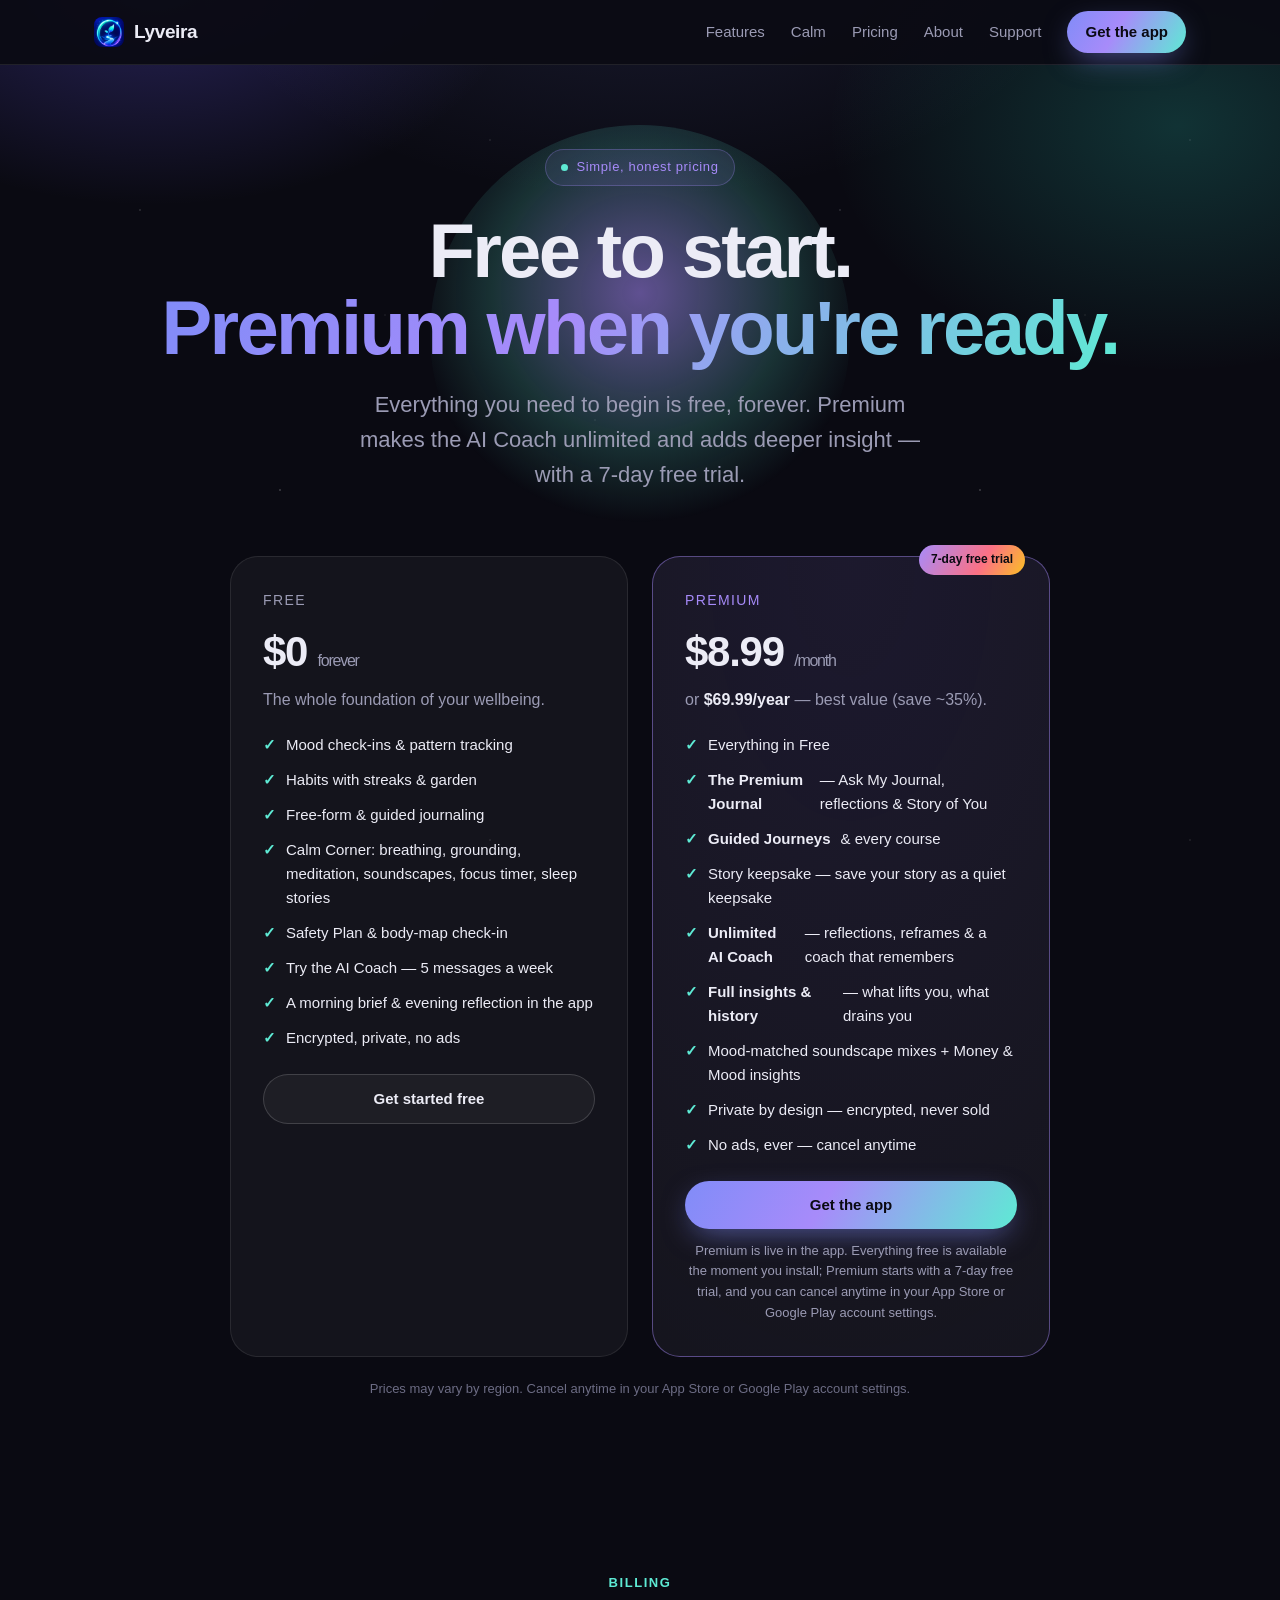
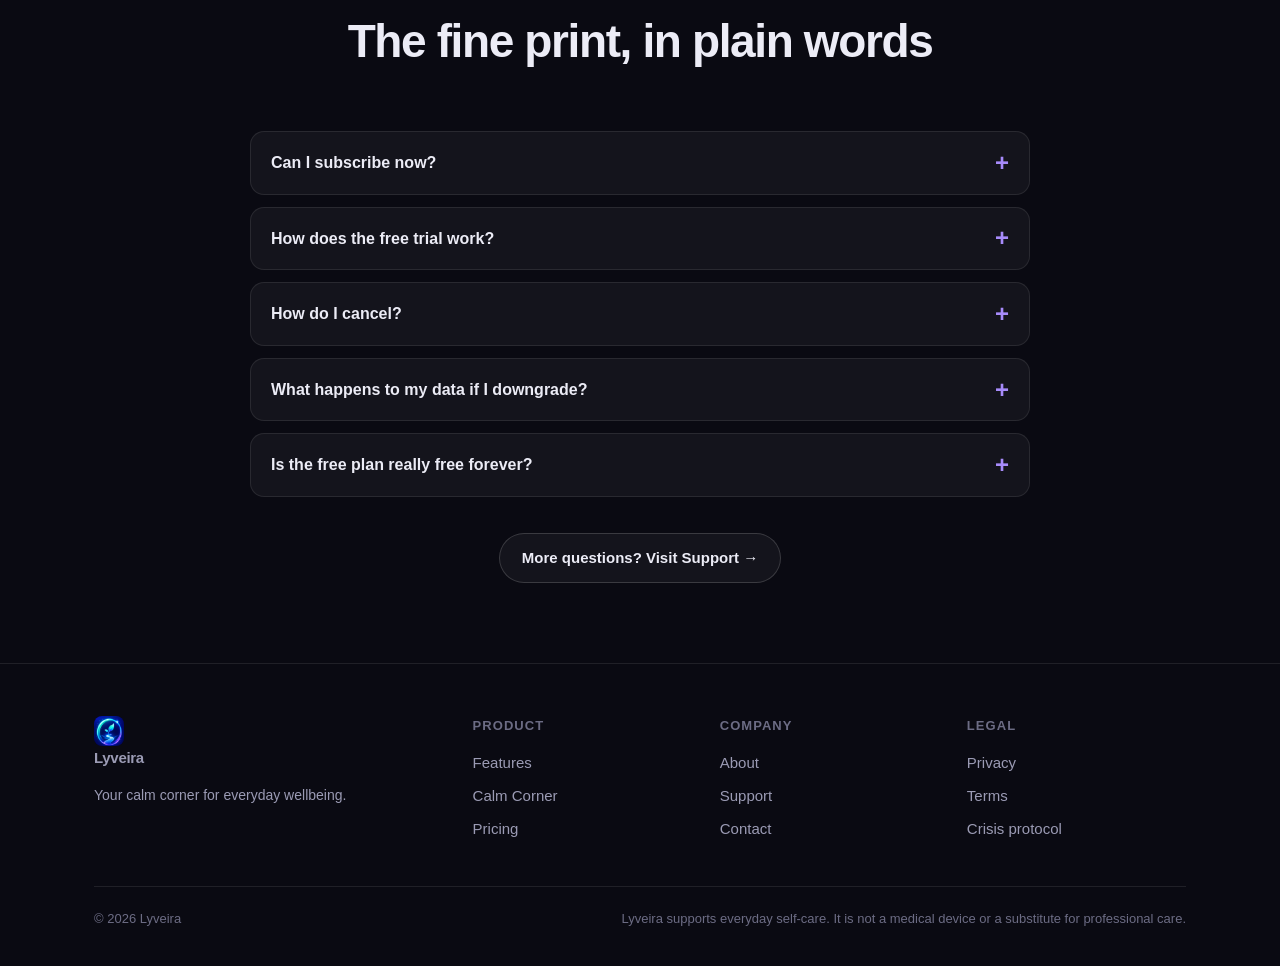
<file: pricing/index.html>
<!DOCTYPE html>
<html lang="en">
<head>
<meta charset="utf-8">
<meta name="viewport" content="width=device-width, initial-scale=1">
<meta name="apple-itunes-app" content="app-id=6768826351">
<title>Pricing — Lyveira</title>
<meta name="description" content="Lyveira is free to start. Premium makes the AI Coach unlimited and adds full insights and more — with a 7-day free trial.">
<link rel="icon" type="image/png" sizes="32x32" href="/favicon-32.png">
<link rel="icon" type="image/png" sizes="192x192" href="/icon-192.png">
<link rel="apple-touch-icon" sizes="180x180" href="/apple-touch-icon.png">
<link rel="stylesheet" href="../styles.css">
</head>
<body>
<div class="aurora"></div><div class="stars"></div>

<header class="nav">
  <div class="container">
    <a class="brand" href="../"><img class="mark" src="/icon-192.png" width="30" height="30" alt="" style="border-radius:8px">Lyveira</a>
    <nav class="nav-links">
      <a href="/features/">Features</a><a href="../#calm">Calm</a><a href="../pricing/">Pricing</a><a href="../about/">About</a><a href="../support/">Support</a>
      <a class="btn btn-primary" href="/#get" style="padding:9px 18px">Get the app</a>
    </nav>
    <button class="nav-toggle" aria-label="Menu" aria-expanded="false">☰</button>
  </div>
</header>

<section class="hero" style="padding-bottom:24px">
  <div class="orb" aria-hidden="true"></div>
  <div class="container">
    <span class="eyebrow"><span class="pulse"></span> Simple, honest pricing</span>
    <h1>Free to start.<br><span class="grad-text">Premium when you're ready.</span></h1>
    <p class="sub">Everything you need to begin is free, forever. Premium makes the AI Coach unlimited and adds deeper insight — with a 7-day free trial.</p>
  </div>
</section>

<section style="padding-top:8px">
  <div class="container">
    <div class="plans reveal">
      <div class="plan">
        <div class="tier">Free</div>
        <div class="price">$0 <small>forever</small></div>
        <p class="muted" style="margin:0 0 4px">The whole foundation of your wellbeing.</p>
        <ul>
          <li>Mood check-ins &amp; pattern tracking</li>
          <li>Habits with streaks &amp; garden</li>
          <li>Free-form &amp; guided journaling</li>
          <li>Calm Corner: breathing, grounding, meditation, soundscapes, focus timer, sleep stories</li>
          <li>Safety Plan &amp; body-map check-in</li>
          <li>Try the AI Coach — 5 messages a week</li>
          <li>A morning brief &amp; evening reflection in the app</li>
          <li>Encrypted, private, no ads</li>
        </ul>
        <a class="btn btn-ghost" href="/#get" style="width:100%;justify-content:center">Get started free</a>
      </div>
      <div class="plan pro">
        <div class="ribbon">7-day free trial</div>
        <div class="tier">Premium</div>
        <div class="price">$8.99 <small>/month</small></div>
        <p class="muted" style="margin:0 0 4px">or <b style="color:var(--text)">$69.99/year</b> — best value (save ~35%).</p>
        <ul>
          <li>Everything in Free</li>
          <li><b>The Premium Journal</b> — Ask My Journal, reflections &amp; Story of You</li>
          <li><b>Guided Journeys</b> &amp; every course</li>
          <li>Story keepsake — save your story as a quiet keepsake</li>
          <li><b>Unlimited AI Coach</b> — reflections, reframes &amp; a coach that remembers</li>
          <li><b>Full insights &amp; history</b> — what lifts you, what drains you</li>
          <li>Mood-matched soundscape mixes + Money &amp; Mood insights</li>
          <li>Private by design — encrypted, never sold</li>
          <li>No ads, ever — cancel anytime</li>
        </ul>
        <a class="btn btn-primary" href="/#get" style="width:100%;justify-content:center">Get the app</a>
        <p class="muted" style="text-align:center;margin:12px 0 0;font-size:13px">Premium is live in the app. Everything free is available the moment you install; Premium starts with a 7-day free trial, and you can cancel anytime in your App Store or Google Play account settings.</p>
      </div>
    </div>
    <p style="text-align:center;color:var(--faint);font-size:13px;margin-top:22px">Prices may vary by region. Cancel anytime in your App Store or Google Play account settings.</p>
  </div>
</section>

<section>
  <div class="container">
    <div class="head reveal"><div class="kicker">Billing</div><h2>The fine print, in plain words</h2></div>
    <div class="faq reveal">
      <details><summary>Can I subscribe now?</summary><p>Yes — Premium is available in the app today. Everything free is available the moment you install, and Premium starts with a 7-day free trial.</p></details>
      <details><summary>How does the free trial work?</summary><p>Premium starts with a 7-day free trial. You won't be charged until it ends, and you can cancel anytime before then in your App Store or Google Play account settings.</p></details>
      <details><summary>How do I cancel?</summary><p>Your subscription is managed by the store you bought it from. On iPhone: Settings → your name → Subscriptions → Lyveira → Cancel. On Android: Google Play Store app → your profile picture → Payments &amp; subscriptions → Subscriptions → Lyveira → Cancel subscription. Your Premium features stay until the end of the current period.</p></details>
      <details><summary>What happens to my data if I downgrade?</summary><p>Nothing is deleted. You keep all your entries, habits, and garden — you simply lose access to Premium-only features until you resubscribe.</p></details>
      <details><summary>Is the free plan really free forever?</summary><p>Yes. Mood, habits, journaling, and the Calm Corner essentials are free with no time limit and no ads.</p></details>
    </div>
    <div style="text-align:center;margin-top:36px"><a class="btn btn-ghost" href="../support/">More questions? Visit Support →</a></div>
  </div>
</section>

<footer class="foot">
  <div class="container">
    <div class="foot-grid">
      <div><a class="brand" href="../"><img class="mark" src="/icon-192.png" width="30" height="30" alt="" style="border-radius:8px">Lyveira</a><p class="tag">Your calm corner for everyday wellbeing.</p></div>
      <div><h5>Product</h5><a href="/features/">Features</a><a href="../#calm">Calm Corner</a><a href="../pricing/">Pricing</a></div>
      <div><h5>Company</h5><a href="../about/">About</a><a href="../support/">Support</a><a href="mailto:support@lyveira.app">Contact</a></div>
      <div><h5>Legal</h5><a href="../privacy/">Privacy</a><a href="../terms/">Terms</a><a href="../crisis-protocol/">Crisis protocol</a></div>
    </div>
    <div class="foot-bottom"><span>&copy; 2026 Lyveira</span><span class="disc">Lyveira supports everyday self-care. It is not a medical device or a substitute for professional care.</span></div>
  </div>
</footer>
<script src="../main.js" defer></script>
</body>
</html>
</file>
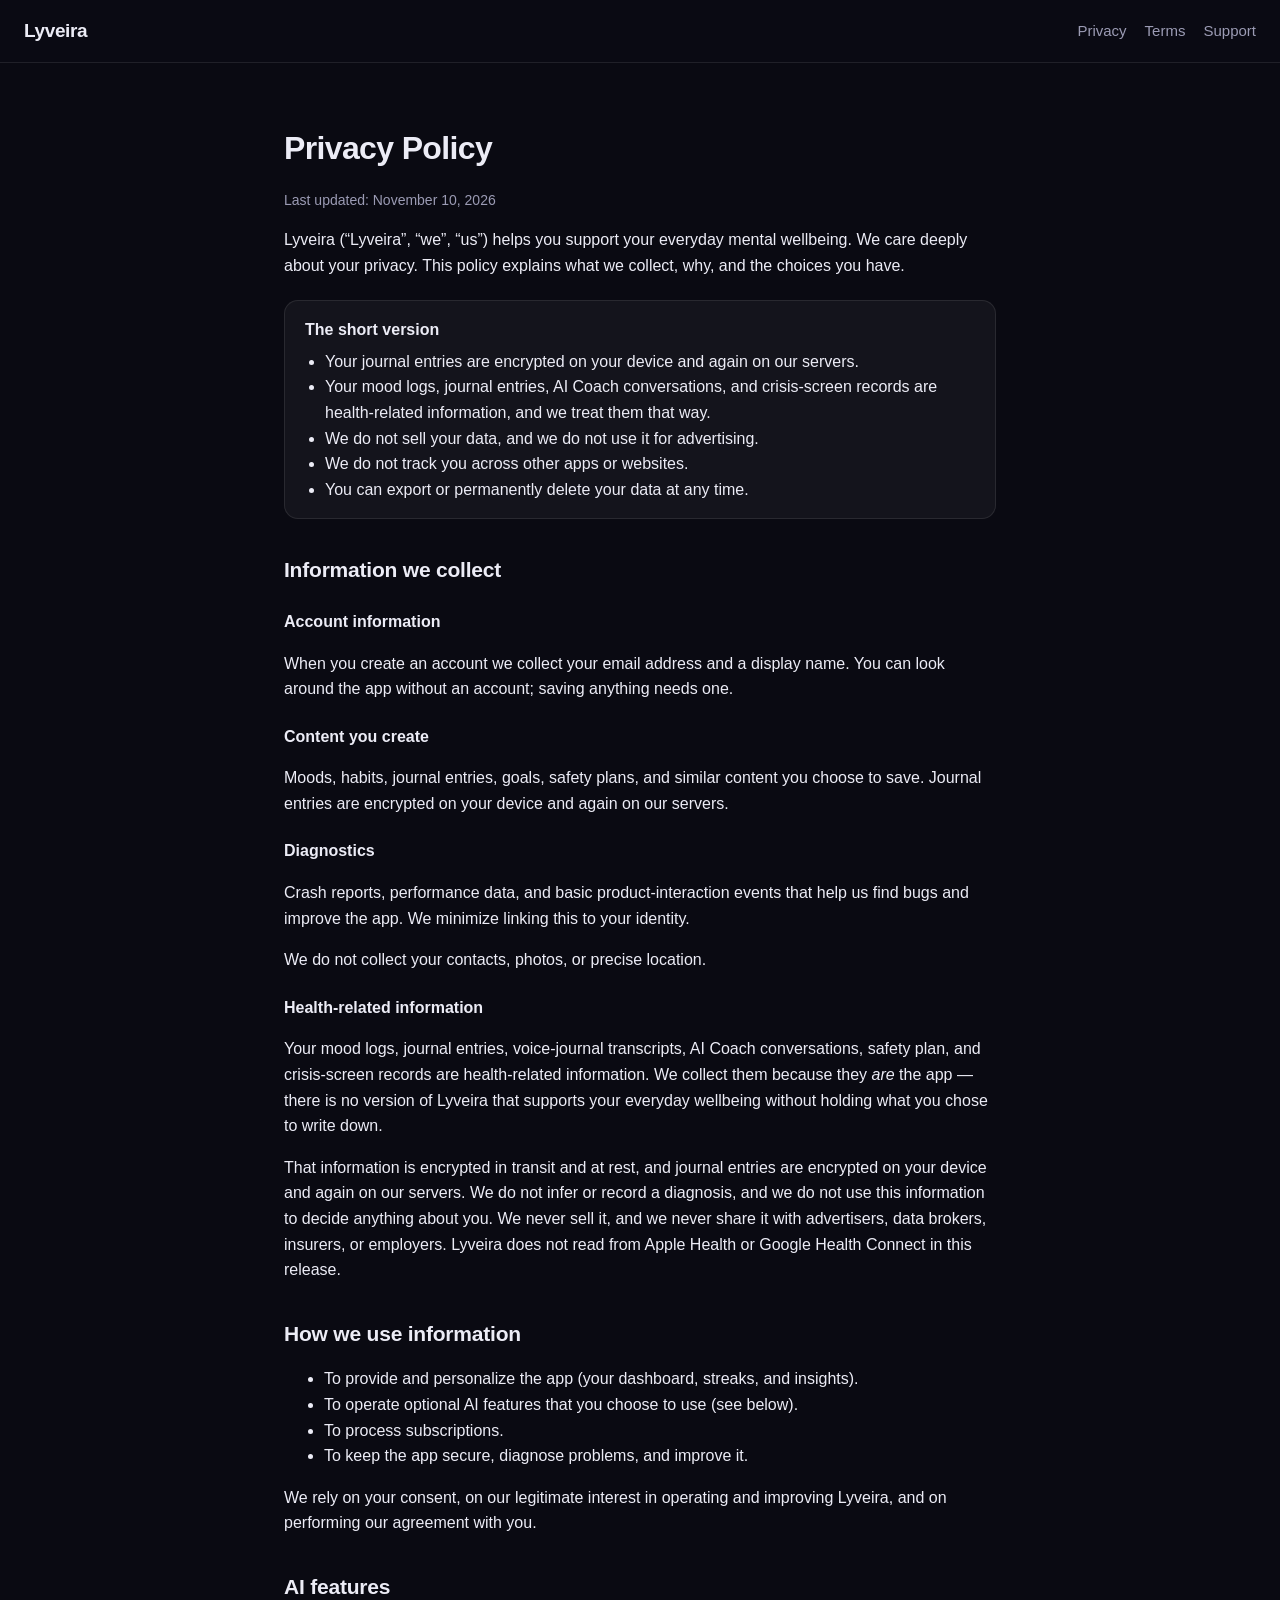
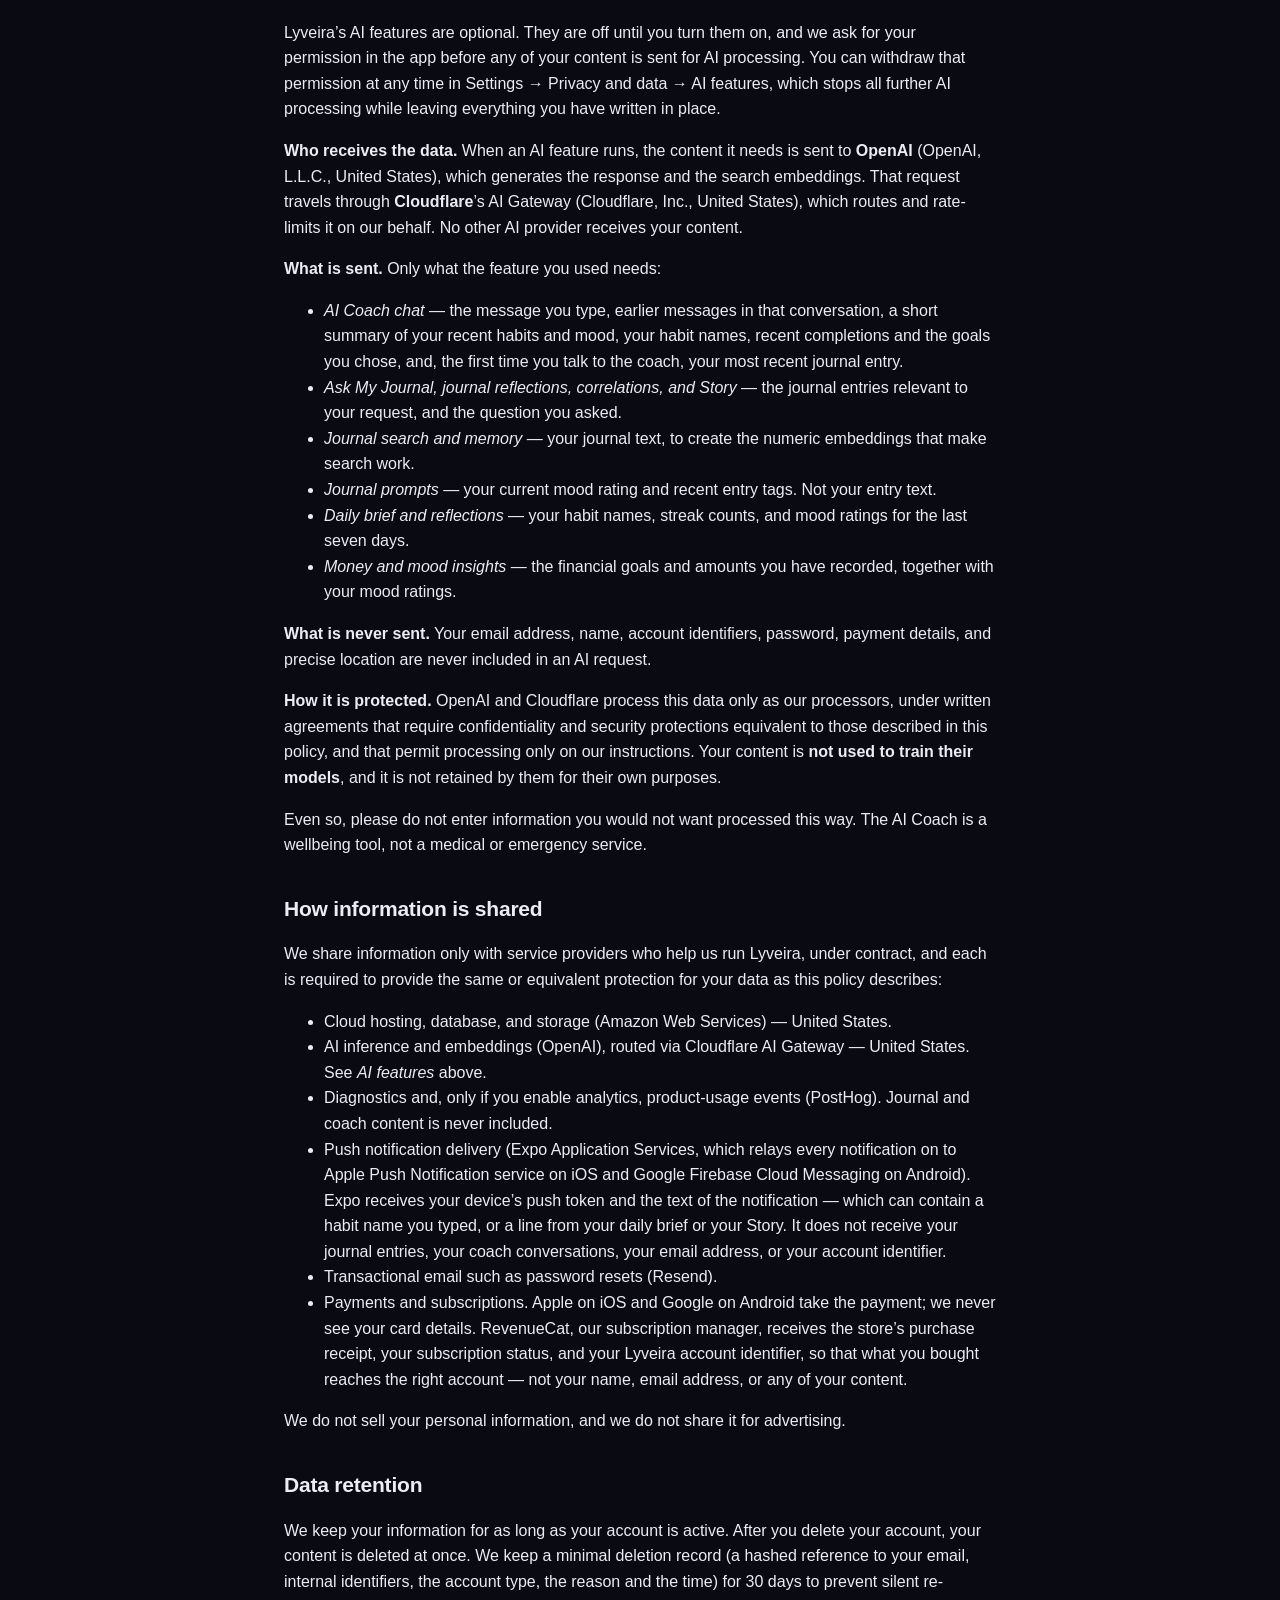
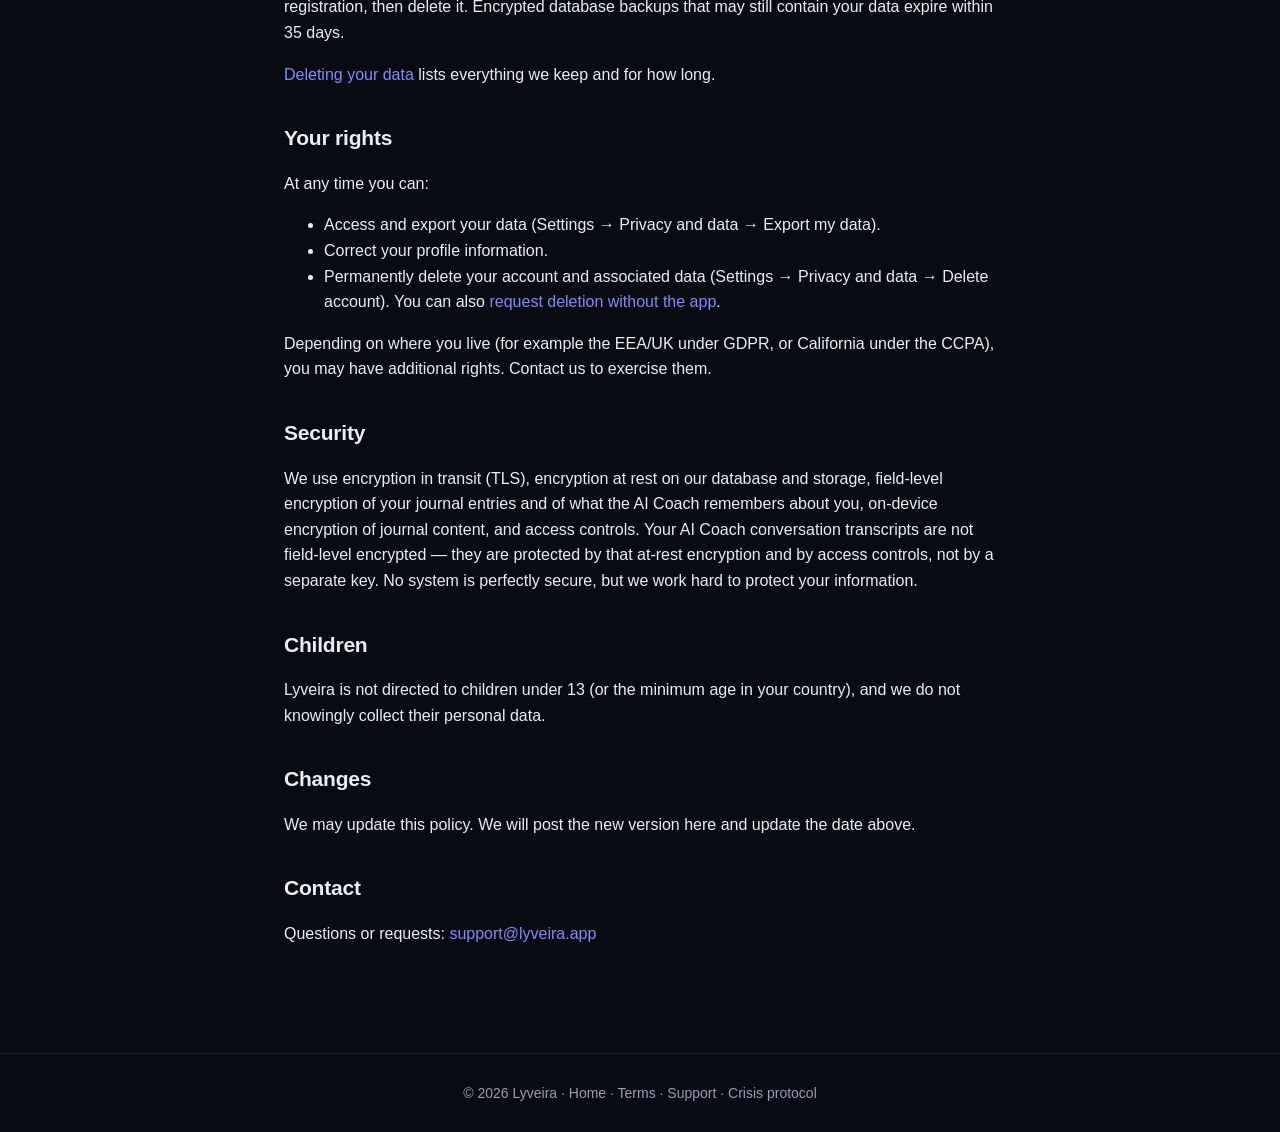
<file: privacy/index.html>
<!DOCTYPE html>
<html lang="en">
<head>
<meta charset="utf-8">
<meta name="viewport" content="width=device-width, initial-scale=1">
<meta name="apple-itunes-app" content="app-id=6768826351">
<title>Privacy Policy — Lyveira</title>
<link rel="icon" type="image/png" sizes="32x32" href="/favicon-32.png">
<link rel="icon" type="image/png" sizes="192x192" href="/icon-192.png">
<link rel="apple-touch-icon" sizes="180x180" href="/apple-touch-icon.png">
<meta name="description" content="How Lyveira collects, uses, and protects your information.">
<link rel="stylesheet" href="../styles.css">
</head>
<body>
<header class="site">
  <div class="brand"><a href="../">Lyveira</a></div>
  <nav><a href="../privacy/">Privacy</a><a href="../terms/">Terms</a><a href="../support/">Support</a></nav>
</header>
<div class="wrap">
  <h1>Privacy Policy</h1>
  <p class="updated">Last updated: November 10, 2026</p>

  <p>Lyveira (&ldquo;Lyveira&rdquo;, &ldquo;we&rdquo;, &ldquo;us&rdquo;) helps you support your everyday mental wellbeing. We care deeply about your privacy. This policy explains what we collect, why, and the choices you have.</p>

  <div class="tldr">
    <strong>The short version</strong>
    <ul>
      <li>Your journal entries are encrypted on your device and again on our servers.</li>
      <li>Your mood logs, journal entries, AI Coach conversations, and crisis-screen records are health-related information, and we treat them that way.</li>
      <li>We do not sell your data, and we do not use it for advertising.</li>
      <li>We do not track you across other apps or websites.</li>
      <li>You can export or permanently delete your data at any time.</li>
    </ul>
  </div>

  <h2>Information we collect</h2>
  <h3>Account information</h3>
  <p>When you create an account we collect your email address and a display name. You can look around the app without an account; saving anything needs one.</p>
  <h3>Content you create</h3>
  <p>Moods, habits, journal entries, goals, safety plans, and similar content you choose to save. Journal entries are encrypted on your device and again on our servers.</p>
  <h3>Diagnostics</h3>
  <p>Crash reports, performance data, and basic product-interaction events that help us find bugs and improve the app. We minimize linking this to your identity.</p>
  <p>We do not collect your contacts, photos, or precise location.</p>
  <h3>Health-related information</h3>
  <p>Your mood logs, journal entries, voice-journal transcripts, AI Coach conversations, safety plan, and crisis-screen records are health-related information. We collect them because they <em>are</em> the app &mdash; there is no version of Lyveira that supports your everyday wellbeing without holding what you chose to write down.</p>
  <p>That information is encrypted in transit and at rest, and journal entries are encrypted on your device and again on our servers. We do not infer or record a diagnosis, and we do not use this information to decide anything about you. We never sell it, and we never share it with advertisers, data brokers, insurers, or employers. Lyveira does not read from Apple Health or Google Health Connect in this release.</p>

  <h2>How we use information</h2>
  <ul>
    <li>To provide and personalize the app (your dashboard, streaks, and insights).</li>
    <li>To operate optional AI features that you choose to use (see below).</li>
    <li>To process subscriptions.</li>
    <li>To keep the app secure, diagnose problems, and improve it.</li>
  </ul>
  <p>We rely on your consent, on our legitimate interest in operating and improving Lyveira, and on performing our agreement with you.</p>

  <h2>AI features</h2>
  <p>Lyveira&rsquo;s AI features are optional. They are off until you turn them on, and we ask for your permission in the app before any of your content is sent for AI processing. You can withdraw that permission at any time in Settings &rarr; Privacy and data &rarr; AI features, which stops all further AI processing while leaving everything you have written in place.</p>

  <p><strong>Who receives the data.</strong> When an AI feature runs, the content it needs is sent to <strong>OpenAI</strong> (OpenAI, L.L.C., United States), which generates the response and the search embeddings. That request travels through <strong>Cloudflare</strong>&rsquo;s AI Gateway (Cloudflare, Inc., United States), which routes and rate-limits it on our behalf. No other AI provider receives your content.</p>

  <p><strong>What is sent.</strong> Only what the feature you used needs:</p>
  <ul>
    <li><em>AI Coach chat</em> &mdash; the message you type, earlier messages in that conversation, a short summary of your recent habits and mood, your habit names, recent completions and the goals you chose, and, the first time you talk to the coach, your most recent journal entry.</li>
    <li><em>Ask My Journal, journal reflections, correlations, and Story</em> &mdash; the journal entries relevant to your request, and the question you asked.</li>
    <li><em>Journal search and memory</em> &mdash; your journal text, to create the numeric embeddings that make search work.</li>
    <li><em>Journal prompts</em> &mdash; your current mood rating and recent entry tags. Not your entry text.</li>
    <li><em>Daily brief and reflections</em> &mdash; your habit names, streak counts, and mood ratings for the last seven days.</li>
    <li><em>Money and mood insights</em> &mdash; the financial goals and amounts you have recorded, together with your mood ratings.</li>
  </ul>

  <p><strong>What is never sent.</strong> Your email address, name, account identifiers, password, payment details, and precise location are never included in an AI request.</p>

  <p><strong>How it is protected.</strong> OpenAI and Cloudflare process this data only as our processors, under written agreements that require confidentiality and security protections equivalent to those described in this policy, and that permit processing only on our instructions. Your content is <strong>not used to train their models</strong>, and it is not retained by them for their own purposes.</p>

  <p>Even so, please do not enter information you would not want processed this way. The AI Coach is a wellbeing tool, not a medical or emergency service.</p>

  <h2>How information is shared</h2>
  <p>We share information only with service providers who help us run Lyveira, under contract, and each is required to provide the same or equivalent protection for your data as this policy describes:</p>
  <ul>
    <li>Cloud hosting, database, and storage (Amazon Web Services) &mdash; United States.</li>
    <li>AI inference and embeddings (OpenAI), routed via Cloudflare AI Gateway &mdash; United States. See <em>AI features</em> above.</li>
    <li>Diagnostics and, only if you enable analytics, product-usage events (PostHog). Journal and coach content is never included.</li>
    <li>Push notification delivery (Expo Application Services, which relays every notification on to Apple Push Notification service on iOS and Google Firebase Cloud Messaging on Android). Expo receives your device&rsquo;s push token and the text of the notification &mdash; which can contain a habit name you typed, or a line from your daily brief or your Story. It does not receive your journal entries, your coach conversations, your email address, or your account identifier.</li>
    <li>Transactional email such as password resets (Resend).</li>
    <li>Payments and subscriptions. Apple on iOS and Google on Android take the payment; we never see your card details. RevenueCat, our subscription manager, receives the store&rsquo;s purchase receipt, your subscription status, and your Lyveira account identifier, so that what you bought reaches the right account &mdash; not your name, email address, or any of your content.</li>
  </ul>
  <p>We do not sell your personal information, and we do not share it for advertising.</p>

  <h2>Data retention</h2>
  <p>We keep your information for as long as your account is active. After you delete your account, your content is deleted at once. We keep a minimal deletion record (a hashed reference to your email, internal identifiers, the account type, the reason and the time) for 30 days to prevent silent re-registration, then delete it. Encrypted database backups that may still contain your data expire within 35 days.</p>
  <p><a href="../delete-data/">Deleting your data</a> lists everything we keep and for how long.</p>

  <h2>Your rights</h2>
  <p>At any time you can:</p>
  <ul>
    <li>Access and export your data (Settings &rarr; Privacy and data &rarr; Export my data).</li>
    <li>Correct your profile information.</li>
    <li>Permanently delete your account and associated data (Settings &rarr; Privacy and data &rarr; Delete account). You can also <a href="../delete-data/">request deletion without the app</a>.</li>
  </ul>
  <p>Depending on where you live (for example the EEA/UK under GDPR, or California under the CCPA), you may have additional rights. Contact us to exercise them.</p>

  <h2>Security</h2>
  <p>We use encryption in transit (TLS), encryption at rest on our database and storage, field-level encryption of your journal entries and of what the AI Coach remembers about you, on-device encryption of journal content, and access controls. Your AI Coach conversation transcripts are not field-level encrypted &mdash; they are protected by that at-rest encryption and by access controls, not by a separate key. No system is perfectly secure, but we work hard to protect your information.</p>

  <h2>Children</h2>
  <p>Lyveira is not directed to children under 13 (or the minimum age in your country), and we do not knowingly collect their personal data.</p>

  <h2>Changes</h2>
  <p>We may update this policy. We will post the new version here and update the date above.</p>

  <h2>Contact</h2>
  <p>Questions or requests: <a href="mailto:support@lyveira.app">support@lyveira.app</a></p>
</div>
<footer>&copy; 2026 Lyveira &middot; <a href="../">Home</a> &middot; <a href="../terms/">Terms</a> &middot; <a href="../support/">Support</a> &middot; <a href="../crisis-protocol/">Crisis protocol</a></footer>
</body>
</html>
</file>
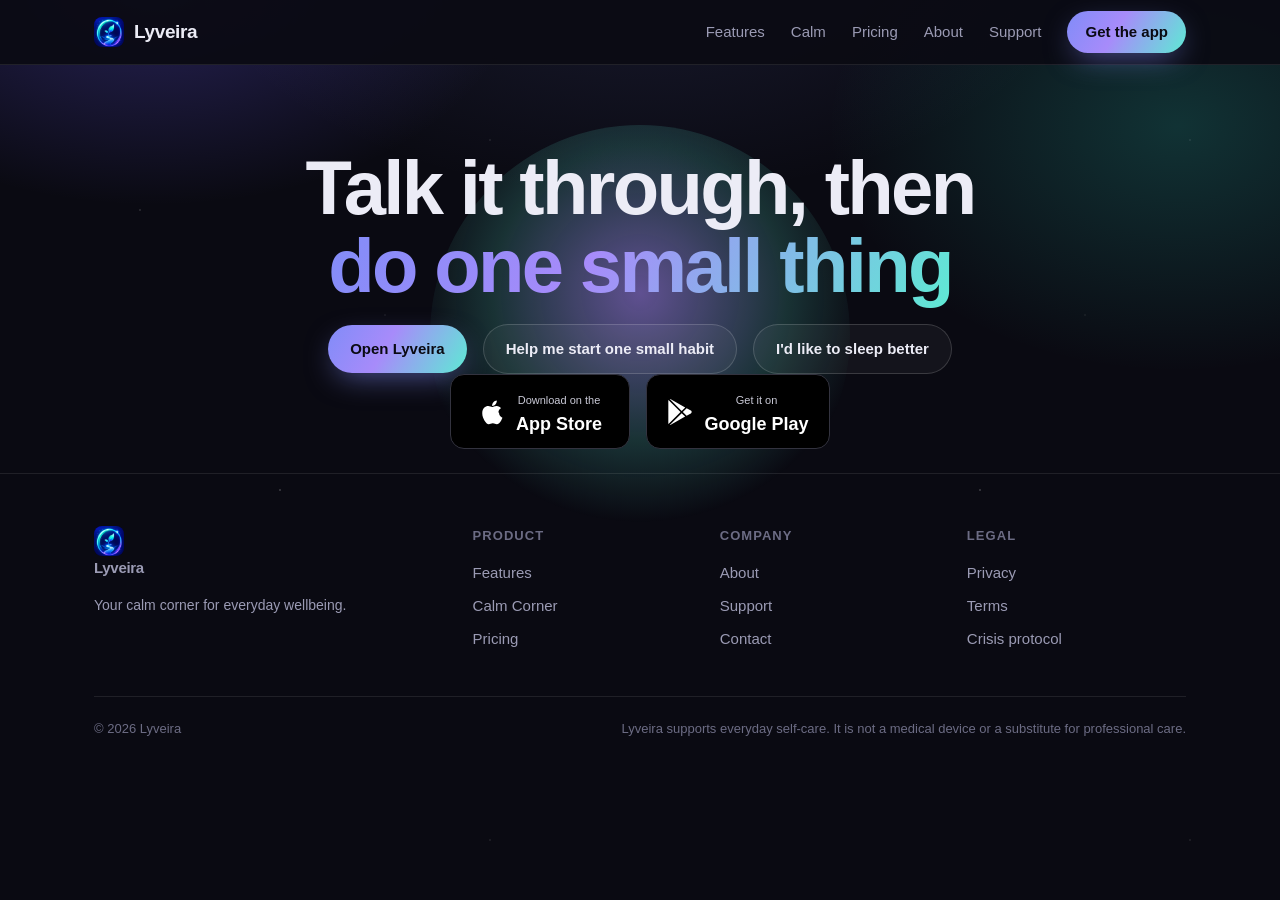
<file: start/index.html>
<!DOCTYPE html>
<html lang="en">
<head>
<meta charset="utf-8">
<meta name="viewport" content="width=device-width, initial-scale=1">
<meta name="apple-itunes-app" content="app-id=6768826351">
<title>Start — Lyveira</title>
<meta name="description" content="Talk it through with a private AI coach, write it down, and keep one small habit going.">
<link rel="icon" type="image/png" sizes="32x32" href="/favicon-32.png">
<link rel="icon" type="image/png" sizes="192x192" href="/icon-192.png">
<link rel="apple-touch-icon" sizes="180x180" href="/apple-touch-icon.png">
<link rel="stylesheet" href="../styles.css">
</head>
<body>
<div class="aurora"></div><div class="stars"></div>

<header class="nav">
  <div class="container">
    <a class="brand" href="../"><img class="mark" src="/icon-192.png" width="30" height="30" alt="" style="border-radius:8px">Lyveira</a>
    <nav class="nav-links">
      <a href="/features/">Features</a><a href="../#calm">Calm</a><a href="../pricing/">Pricing</a><a href="../about/">About</a><a href="../support/">Support</a>
      <a class="btn btn-primary" href="/#get" style="padding:9px 18px">Get the app</a>
    </nav>
    <button class="nav-toggle" aria-label="Menu" aria-expanded="false">☰</button>
  </div>
</header>

<!--
  The start link (product plan row 29). ?c=<choice> is one of a closed set
  (habit, sleep, friend): main.js passes a known one through to the app, and
  the app looks the starter's words up itself, so a link carries no text and
  nothing about anyone. This page sets no cookie and loads no analytics.
-->
<section class="hero" style="padding-bottom:24px">
  <div class="orb" aria-hidden="true"></div>
  <div class="container">
    <h1>Talk it through, then<br><span class="grad-text">do one small thing</span></h1>
    <div class="hero-cta">
      <a class="btn btn-primary" data-open-app href="lyveira:///start">Open Lyveira</a>
      <a class="btn btn-ghost" href="lyveira:///start?c=habit">Help me start one small habit</a>
      <a class="btn btn-ghost" href="lyveira:///start?c=sleep">I'd like to sleep better</a>
    </div>
    <div class="hero-cta" id="get">
      <a class="appstore" href="https://apps.apple.com/app/id6768826351" aria-label="Download on the App Store">
        <svg viewBox="0 0 384 512" aria-hidden="true"><path d="M318.7 268c-.2-37 16.6-65 50.5-85.6-19-27.2-47.5-42.2-85.1-45.1-35.8-2.8-75 21-89.3 21-15.1 0-49.7-20-76.9-20C61.2 138.6 0 184.6 0 278.3c0 27.7 5.1 56.3 15.2 85.8 13.5 38.8 62.3 134 113.2 132.4 26.6-.6 45.4-18.9 80-18.9 33.6 0 51 18.9 80.6 18.9 51.5-.7 95.6-87.6 108.5-126.5-69.1-32.6-65.6-95.5-65.6-97.9zm-56.3-164.2c27.1-32.2 24.7-61.5 23.9-72-23.5 1.4-50.7 16-66.2 34.2-17.1 19.5-27.2 43.7-25 70.9 25.4 1.9 48.6-11.4 67.3-33.1z"/></svg>
        <span><span class="s">Download on the</span><br><span class="b">App Store</span></span>
      </a>
      <a class="appstore" href="https://play.google.com/store/apps/details?id=com.lyveira.app" aria-label="Get it on Google Play">
        <svg viewBox="0 0 24 24" aria-hidden="true"><path d="M22.018 13.298l-3.919 2.218-3.515-3.493 3.543-3.521 3.891 2.202a1.49 1.49 0 0 1 0 2.594zM1.337.924a1.486 1.486 0 0 0-.112.568v21.017c0 .217.045.419.124.6l11.155-11.087L1.337.924zm12.207 10.065l3.258-3.238L3.45.195a1.466 1.466 0 0 0-.946-.179l11.04 10.973zm0 2.067l-11 10.933c.298.036.612-.016.906-.183l13.324-7.54-3.23-3.21z"/></svg>
        <span><span class="s">Get it on</span><br><span class="b">Google Play</span></span>
      </a>
    </div>
  </div>
</section>

<footer class="foot">
  <div class="container">
    <div class="foot-grid">
      <div><a class="brand" href="../"><img class="mark" src="/icon-192.png" width="30" height="30" alt="" style="border-radius:8px">Lyveira</a><p class="tag">Your calm corner for everyday wellbeing.</p></div>
      <div><h5>Product</h5><a href="/features/">Features</a><a href="../#calm">Calm Corner</a><a href="../pricing/">Pricing</a></div>
      <div><h5>Company</h5><a href="../about/">About</a><a href="../support/">Support</a><a href="mailto:support@lyveira.app">Contact</a></div>
      <div><h5>Legal</h5><a href="../privacy/">Privacy</a><a href="../terms/">Terms</a><a href="../crisis-protocol/">Crisis protocol</a></div>
    </div>
    <div class="foot-bottom"><span>&copy; 2026 Lyveira</span><span class="disc">Lyveira supports everyday self-care. It is not a medical device or a substitute for professional care.</span></div>
  </div>
</footer>
<script src="../main.js" defer></script>
</body>
</html>
</file>
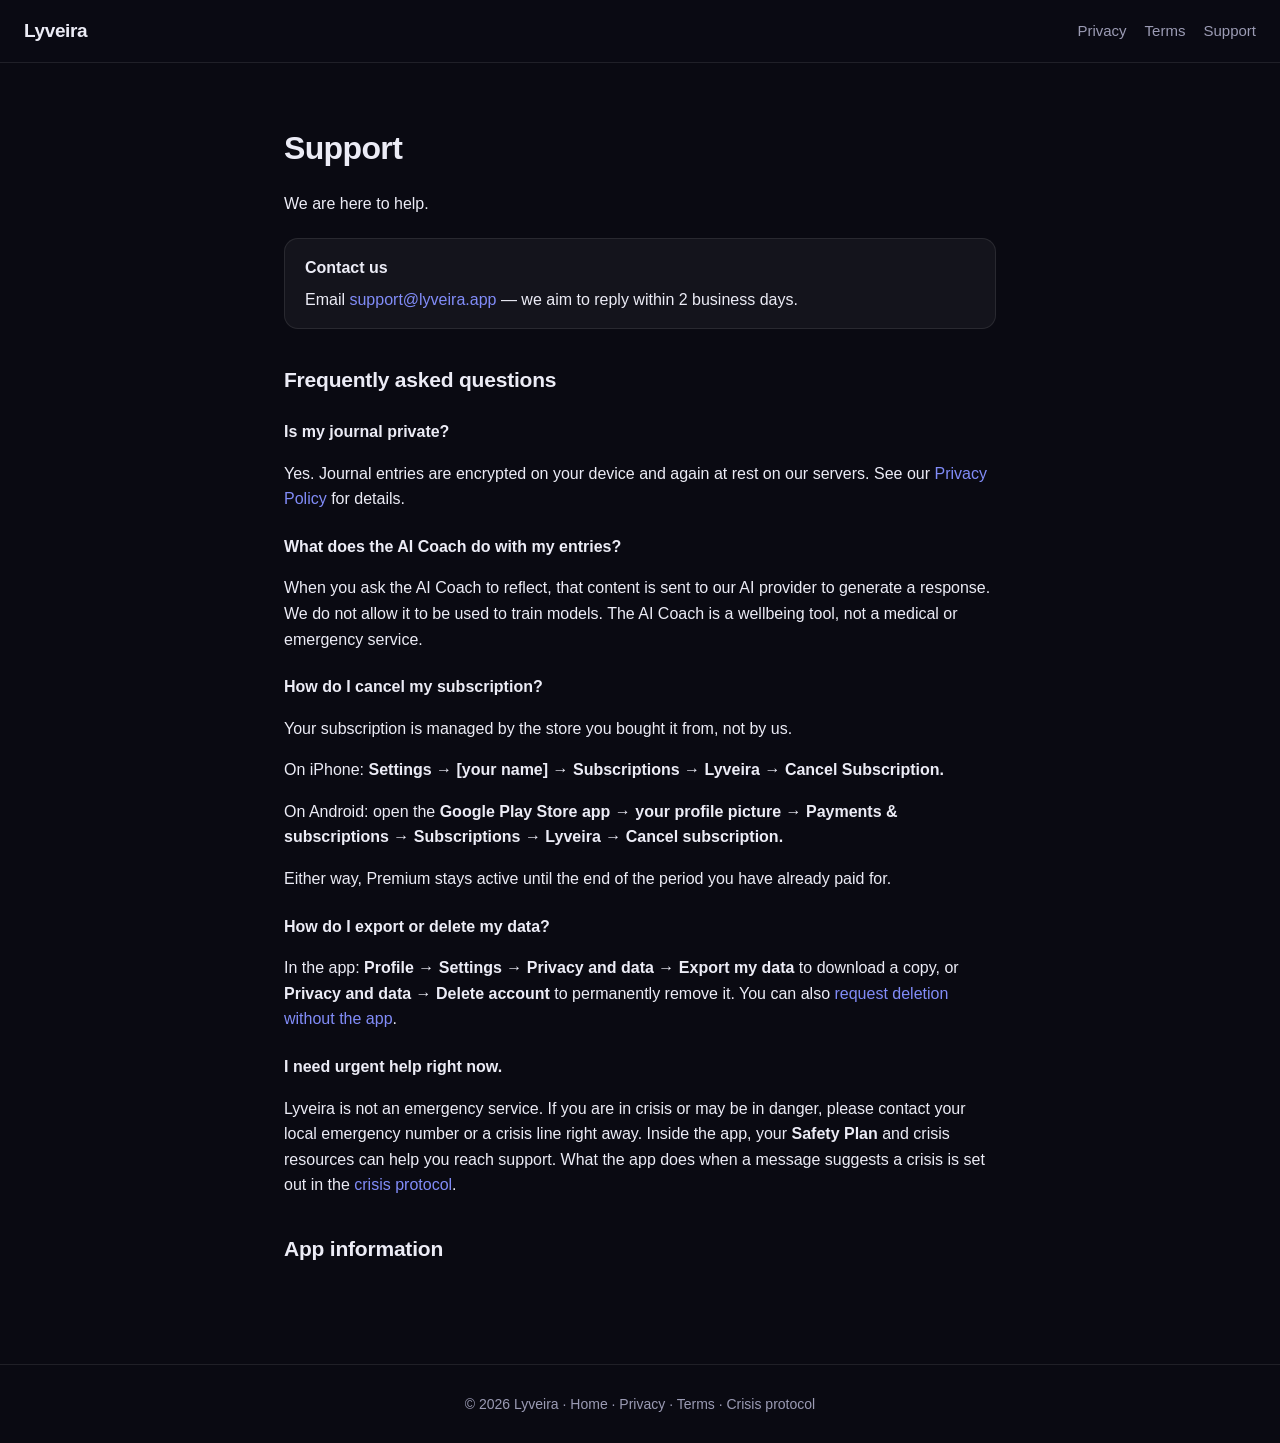
<file: support/index.html>
<!DOCTYPE html>
<html lang="en">
<head>
<meta charset="utf-8">
<meta name="viewport" content="width=device-width, initial-scale=1">
<meta name="apple-itunes-app" content="app-id=6768826351">
<title>Support — Lyveira</title>
<link rel="icon" type="image/png" sizes="32x32" href="/favicon-32.png">
<link rel="icon" type="image/png" sizes="192x192" href="/icon-192.png">
<link rel="apple-touch-icon" sizes="180x180" href="/apple-touch-icon.png">
<meta name="description" content="Get help with Lyveira: contact, FAQ, subscriptions, and your data.">
<link rel="stylesheet" href="../styles.css">
</head>
<body>
<header class="site">
  <div class="brand"><a href="../">Lyveira</a></div>
  <nav><a href="../privacy/">Privacy</a><a href="../terms/">Terms</a><a href="../support/">Support</a></nav>
</header>
<div class="wrap">
  <h1>Support</h1>
  <p>We are here to help.</p>

  <div class="tldr">
    <strong>Contact us</strong>
    <p style="margin:6px 0 0">Email <a href="mailto:support@lyveira.app">support@lyveira.app</a> — we aim to reply within 2 business days.</p>
  </div>

  <h2>Frequently asked questions</h2>

  <h3>Is my journal private?</h3>
  <p>Yes. Journal entries are encrypted on your device and again at rest on our servers. See our <a href="../privacy/">Privacy Policy</a> for details.</p>

  <h3>What does the AI Coach do with my entries?</h3>
  <p>When you ask the AI Coach to reflect, that content is sent to our AI provider to generate a response. We do not allow it to be used to train models. The AI Coach is a wellbeing tool, not a medical or emergency service.</p>

  <h3>How do I cancel my subscription?</h3>
  <p>Your subscription is managed by the store you bought it from, not by us.</p>
  <p>On iPhone: <strong>Settings &rarr; [your name] &rarr; Subscriptions &rarr; Lyveira &rarr; Cancel Subscription.</strong></p>
  <p>On Android: open the <strong>Google Play Store app &rarr; your profile picture &rarr; Payments &amp; subscriptions &rarr; Subscriptions &rarr; Lyveira &rarr; Cancel subscription.</strong></p>
  <p>Either way, Premium stays active until the end of the period you have already paid for.</p>

  <h3>How do I export or delete my data?</h3>
  <p>In the app: <strong>Profile &rarr; Settings &rarr; Privacy and data &rarr; Export my data</strong> to download a copy, or <strong>Privacy and data &rarr; Delete account</strong> to permanently remove it. You can also <a href="../delete-data/">request deletion without the app</a>.</p>

  <h3>I need urgent help right now.</h3>
  <p>Lyveira is not an emergency service. If you are in crisis or may be in danger, please contact your local emergency number or a crisis line right away. Inside the app, your <strong>Safety Plan</strong> and crisis resources can help you reach support. What the app does when a message suggests a crisis is set out in the <a href="../crisis-protocol/">crisis protocol</a>.</p>

  <h2>App information</h2>
</div>
<footer>&copy; 2026 Lyveira &middot; <a href="../">Home</a> &middot; <a href="../privacy/">Privacy</a> &middot; <a href="../terms/">Terms</a> &middot; <a href="../crisis-protocol/">Crisis protocol</a></footer>
</body>
</html>
</file>
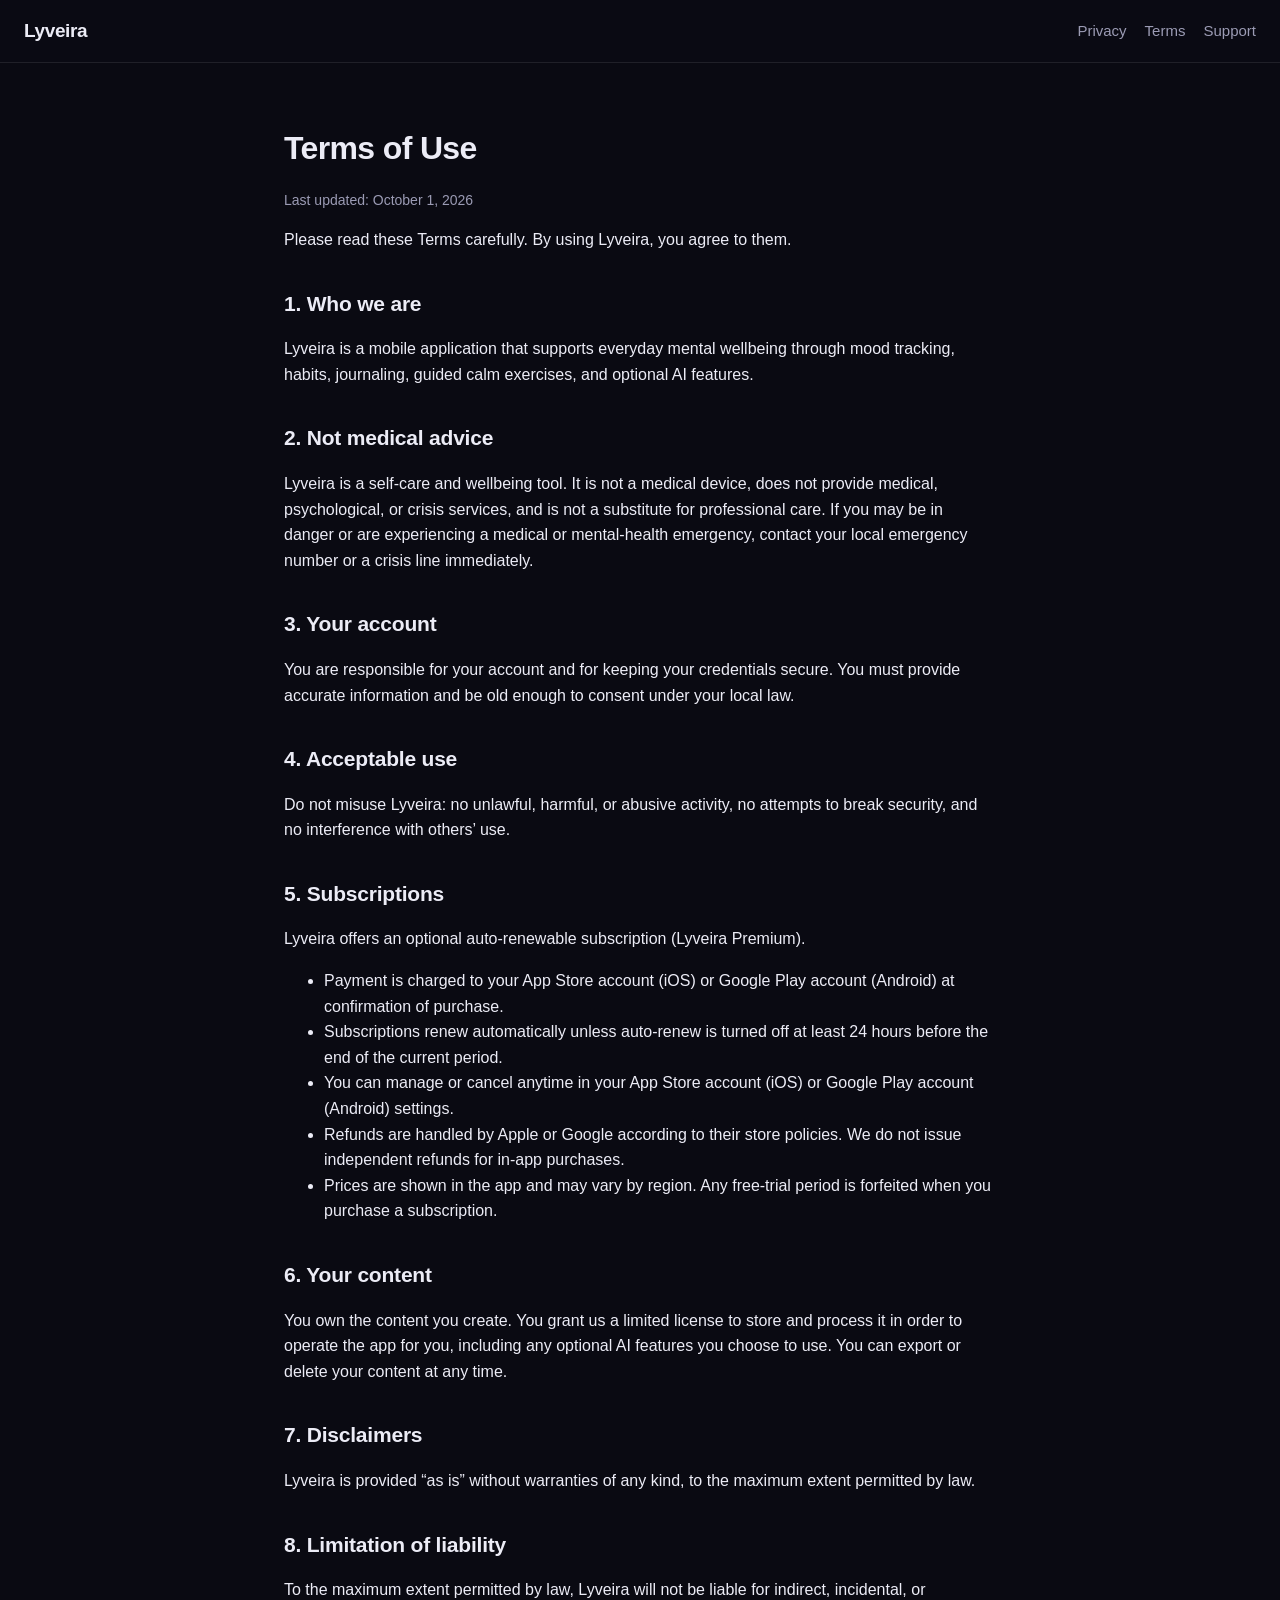
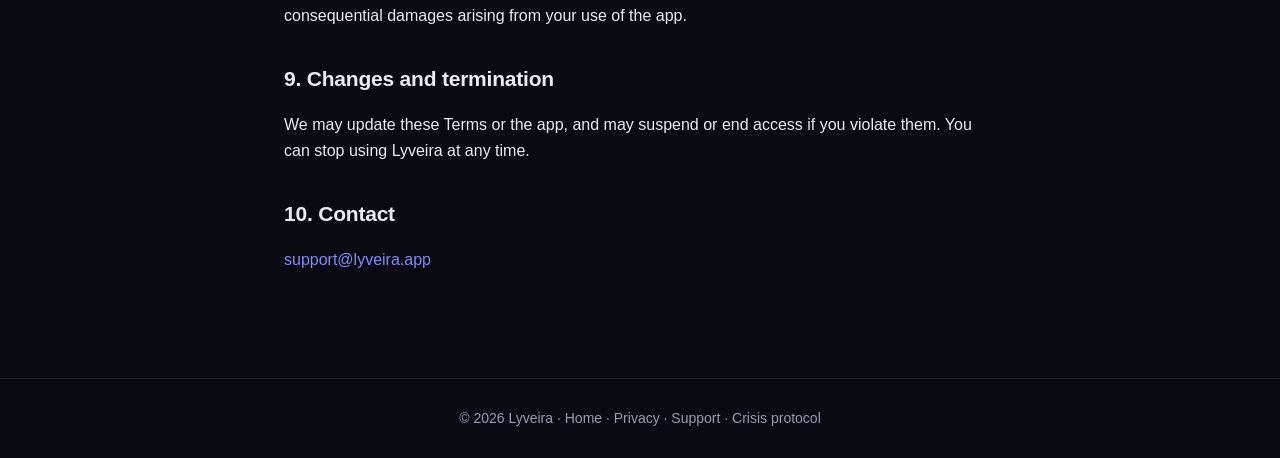
<file: terms/index.html>
<!DOCTYPE html>
<html lang="en">
<head>
<meta charset="utf-8">
<meta name="viewport" content="width=device-width, initial-scale=1">
<meta name="apple-itunes-app" content="app-id=6768826351">
<title>Terms of Use — Lyveira</title>
<link rel="icon" type="image/png" sizes="32x32" href="/favicon-32.png">
<link rel="icon" type="image/png" sizes="192x192" href="/icon-192.png">
<link rel="apple-touch-icon" sizes="180x180" href="/apple-touch-icon.png">
<meta name="description" content="The terms that govern your use of Lyveira.">
<link rel="stylesheet" href="../styles.css">
</head>
<body>
<header class="site">
  <div class="brand"><a href="../">Lyveira</a></div>
  <nav><a href="../privacy/">Privacy</a><a href="../terms/">Terms</a><a href="../support/">Support</a></nav>
</header>
<div class="wrap">
  <h1>Terms of Use</h1>
  <p class="updated">Last updated: October 1, 2026</p>
  <p>Please read these Terms carefully. By using Lyveira, you agree to them.</p>

  <h2>1. Who we are</h2>
  <p>Lyveira is a mobile application that supports everyday mental wellbeing through mood tracking, habits, journaling, guided calm exercises, and optional AI features.</p>

  <h2>2. Not medical advice</h2>
  <p>Lyveira is a self-care and wellbeing tool. It is not a medical device, does not provide medical, psychological, or crisis services, and is not a substitute for professional care. If you may be in danger or are experiencing a medical or mental-health emergency, contact your local emergency number or a crisis line immediately.</p>

  <h2>3. Your account</h2>
  <p>You are responsible for your account and for keeping your credentials secure. You must provide accurate information and be old enough to consent under your local law.</p>

  <h2>4. Acceptable use</h2>
  <p>Do not misuse Lyveira: no unlawful, harmful, or abusive activity, no attempts to break security, and no interference with others&rsquo; use.</p>

  <h2>5. Subscriptions</h2>
  <p>Lyveira offers an optional auto-renewable subscription (Lyveira Premium).</p>
  <ul>
    <li>Payment is charged to your App Store account (iOS) or Google Play account (Android) at confirmation of purchase.</li>
    <li>Subscriptions renew automatically unless auto-renew is turned off at least 24 hours before the end of the current period.</li>
    <li>You can manage or cancel anytime in your App Store account (iOS) or Google Play account (Android) settings.</li>
    <li>Refunds are handled by Apple or Google according to their store policies. We do not issue independent refunds for in-app purchases.</li>
    <li>Prices are shown in the app and may vary by region. Any free-trial period is forfeited when you purchase a subscription.</li>
  </ul>

  <h2>6. Your content</h2>
  <p>You own the content you create. You grant us a limited license to store and process it in order to operate the app for you, including any optional AI features you choose to use. You can export or delete your content at any time.</p>

  <h2>7. Disclaimers</h2>
  <p>Lyveira is provided &ldquo;as is&rdquo; without warranties of any kind, to the maximum extent permitted by law.</p>

  <h2>8. Limitation of liability</h2>
  <p>To the maximum extent permitted by law, Lyveira will not be liable for indirect, incidental, or consequential damages arising from your use of the app.</p>

  <h2>9. Changes and termination</h2>
  <p>We may update these Terms or the app, and may suspend or end access if you violate them. You can stop using Lyveira at any time.</p>

  <h2>10. Contact</h2>
  <p><a href="mailto:support@lyveira.app">support@lyveira.app</a></p>
</div>
<footer>&copy; 2026 Lyveira &middot; <a href="../">Home</a> &middot; <a href="../privacy/">Privacy</a> &middot; <a href="../support/">Support</a> &middot; <a href="../crisis-protocol/">Crisis protocol</a></footer>
</body>
</html>
</file>
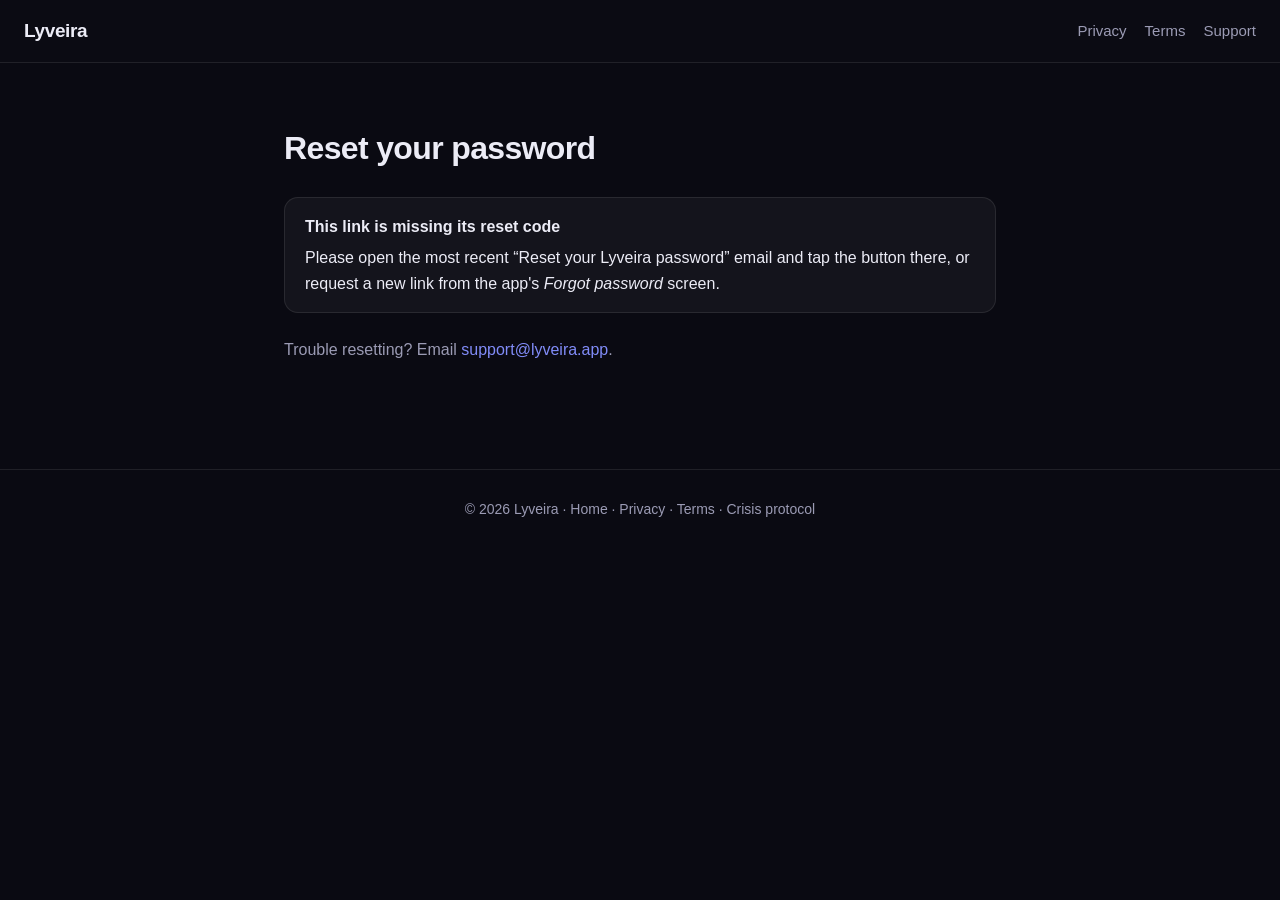
<file: auth/reset-password/index.html>
<!DOCTYPE html>
<html lang="en">
<head>
<meta charset="utf-8">
<meta name="viewport" content="width=device-width, initial-scale=1">
<meta name="apple-itunes-app" content="app-id=6768826351">
<title>Reset your password — Lyveira</title>
<link rel="icon" type="image/png" sizes="32x32" href="/favicon-32.png">
<link rel="icon" type="image/png" sizes="192x192" href="/icon-192.png">
<link rel="apple-touch-icon" sizes="180x180" href="/apple-touch-icon.png">
<meta name="description" content="Open the Lyveira app to finish resetting your password.">
<meta name="robots" content="noindex">
<link rel="stylesheet" href="../../styles.css">
</head>
<body>
<header class="site">
  <div class="brand"><a href="../../">Lyveira</a></div>
  <nav><a href="../../privacy/">Privacy</a><a href="../../terms/">Terms</a><a href="../../support/">Support</a></nav>
</header>
<div class="wrap">
  <h1>Reset your password</h1>

  <!--
    Web fallback for the password-reset deep link.

    On a phone with the app installed, tapping the email link opens the APP
    directly and this page is never seen: iOS universal links (the AASA worker
    lists /auth/reset-password) and Android App Links (assetlinks.json, with the
    app claiming lyveira.app/auth/). This page is the fallback for the
    cases app links can't cover: the link opened in a desktop browser,
    the app isn't installed, or the AASA association hasn't propagated yet. It
    bridges into the app via the lyveira:// custom scheme — it does NOT collect
    the new password itself (the app owns that screen + validation).
  -->

  <div class="tldr" id="ok-state">
    <strong>Almost there</strong>
    <p style="margin:6px 0 0">Open this link in the <strong>Lyveira app</strong> on the phone where you installed it to choose a new password.</p>
  </div>

  <p style="margin:20px 0">
    <a id="open-app" class="btn" href="#" style="display:inline-block;background:#4f46e5;color:#fff;padding:14px 28px;border-radius:10px;text-decoration:none;font-weight:600">Open the Lyveira app</a>
  </p>

  <p class="muted" id="no-app">
    Don't have the app on this device? Install <strong>Lyveira</strong> from the App Store or Google Play and open this email link again on the same phone. The reset link expires <strong>1 hour</strong> after it was requested — if it has expired, request a new one from the app's <em>Forgot password</em> screen.
  </p>

  <div class="tldr" id="bad-state" style="display:none">
    <strong>This link is missing its reset code</strong>
    <p style="margin:6px 0 0">Please open the most recent “Reset your Lyveira password” email and tap the button there, or request a new link from the app's <em>Forgot password</em> screen.</p>
  </div>

  <p class="muted" style="margin-top:24px">Trouble resetting? Email <a href="mailto:support@lyveira.app">support@lyveira.app</a>.</p>
</div>
<footer>&copy; 2026 Lyveira &middot; <a href="../../">Home</a> &middot; <a href="../../privacy/">Privacy</a> &middot; <a href="../../terms/">Terms</a> &middot; <a href="../../crisis-protocol/">Crisis protocol</a></footer>
<script>
  (function () {
    var params = new URLSearchParams(window.location.search);
    var token = (params.get('token') || '').trim();
    var openBtn = document.getElementById('open-app');

    if (!token) {
      // No token — show the "missing code" guidance, hide the open-app CTA.
      document.getElementById('ok-state').style.display = 'none';
      document.getElementById('no-app').style.display = 'none';
      openBtn.style.display = 'none';
      document.getElementById('bad-state').style.display = 'block';
      return;
    }

    // Build the app deep link. The app registers the "lyveira" scheme and
    // expo-router serves /auth/reset-password?token=... (see
    // dwasi-app/src/app/auth/reset-password.tsx).
    var appUrl = 'lyveira://auth/reset-password?token=' + encodeURIComponent(token);
    openBtn.setAttribute('href', appUrl);

    // Best-effort auto-launch on a touch device, but only via a user-style
    // navigation so a missing app fails quietly (no scary Safari error dialog
    // on desktop). We attach it to the button and also try once on load for
    // mobile; if the app isn't installed nothing happens and the button stays.
    function launch() { window.location.href = appUrl; }
    openBtn.addEventListener('click', function (e) { e.preventDefault(); launch(); });

    if (/iPhone|iPad|iPod|Android/i.test(navigator.userAgent)) {
      // Defer slightly so the page paints first.
      setTimeout(launch, 400);
    }
  })();
</script>
</body>
</html>
</file>
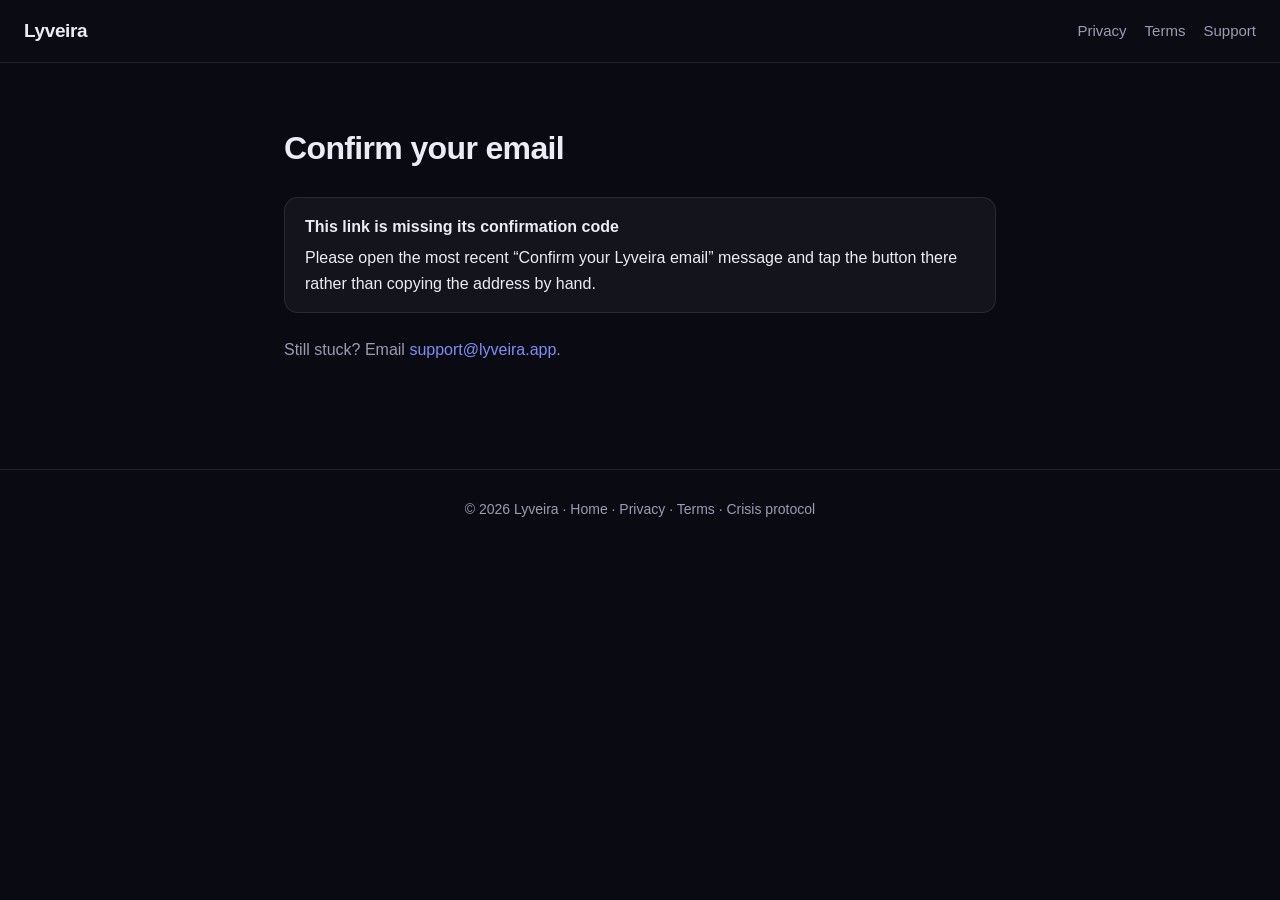
<file: auth/verify-email/index.html>
<!DOCTYPE html>
<html lang="en">
<head>
<meta charset="utf-8">
<meta name="viewport" content="width=device-width, initial-scale=1">
<meta name="apple-itunes-app" content="app-id=6768826351">
<title>Confirm your email — Lyveira</title>
<link rel="icon" type="image/png" sizes="32x32" href="/favicon-32.png">
<link rel="icon" type="image/png" sizes="192x192" href="/icon-192.png">
<link rel="apple-touch-icon" sizes="180x180" href="/apple-touch-icon.png">
<meta name="description" content="Confirm your Lyveira email address.">
<meta name="robots" content="noindex">
<link rel="stylesheet" href="../../styles.css">
</head>
<body>
<header class="site">
  <div class="brand"><a href="../../">Lyveira</a></div>
  <nav><a href="../../privacy/">Privacy</a><a href="../../terms/">Terms</a><a href="../../support/">Support</a></nav>
</header>
<div class="wrap">
  <h1>Confirm your email</h1>

  <!--
    Landing page for the confirmation link in dwasi-identity's verification
    email (services/transactional_email.py builds
    {APP_DEEP_LINK_BASE}/auth/verify-email?token=...).

    UNLIKE ../reset-password/, this page does NOT bridge into the app. Setting a
    password needs a screen, a form and validation, so that one hands off to
    lyveira:// and the app owns it. Confirming an address needs no input at all —
    the token IS the proof — so redeeming it here is both simpler and strictly
    better: it works on a desktop browser and with the app not installed, which
    a deep link cannot do. There is deliberately no app route for this.

    Before this page existed the URL matched nothing, and Cloudflare Pages serves
    index.html with a 200 for unmatched paths — so every confirmation link landed
    silently on the marketing homepage with no 404 and nothing logged.
  -->

  <div class="tldr" id="pending">
    <strong>Confirming your address…</strong>
    <p style="margin:6px 0 0" class="muted">This only takes a moment.</p>
  </div>

  <div class="tldr" id="done" style="display:none">
    <strong>Your email is confirmed</strong>
    <p style="margin:6px 0 0">Thanks — that's all we needed. You can close this page and carry on in the app.</p>
  </div>

  <div class="tldr" id="expired" style="display:none">
    <strong>This confirmation link is invalid or has expired</strong>
    <p style="margin:6px 0 0">Links can only be used once, and mail apps sometimes shorten them. Open the Lyveira app, sign in, and tap <em>Resend confirmation email</em> to get a fresh one.</p>
  </div>

  <div class="tldr" id="notoken" style="display:none">
    <strong>This link is missing its confirmation code</strong>
    <p style="margin:6px 0 0">Please open the most recent “Confirm your Lyveira email” message and tap the button there rather than copying the address by hand.</p>
  </div>

  <div class="tldr" id="offline" style="display:none">
    <strong>We couldn't reach Lyveira just now</strong>
    <p style="margin:6px 0 0">Your link is probably fine — this looks like a network problem. Try again in a moment, or reopen the link later.</p>
    <p style="margin:12px 0 0">
      <a class="btn btn-ghost" href="#" id="retry">Try again</a>
    </p>
  </div>

  <p class="muted" style="margin-top:24px">
    Still stuck? Email <a href="mailto:support@lyveira.app">support@lyveira.app</a>.
  </p>
</div>
<footer>&copy; 2026 Lyveira &middot; <a href="../../">Home</a> &middot; <a href="../../privacy/">Privacy</a> &middot; <a href="../../terms/">Terms</a> &middot; <a href="../../crisis-protocol/">Crisis protocol</a></footer>
<script>
  (function () {
    'use strict';

    // Host-based so a preview deployment does not silently confirm against prod.
    var IDENTITY = 'https://auth.lyveira.app';

    var states = ['pending', 'done', 'expired', 'notoken', 'offline'];
    function show(id) {
      for (var i = 0; i < states.length; i++) {
        var el = document.getElementById(states[i]);
        if (el) { el.style.display = (states[i] === id) ? 'block' : 'none'; }
      }
    }

    var token = (new URLSearchParams(window.location.search).get('token') || '').trim();

    // Strip the token from the address bar before anything else. It is a
    // single-use credential and the URL is the most leak-prone place it can
    // sit: browser history, the Referer header on any outbound click, and a
    // screenshot of a shared screen. Removing it costs nothing because the
    // value is already captured above. replaceState leaves no history entry, so
    // Back does not restore it.
    if (token && window.history && window.history.replaceState) {
      window.history.replaceState({}, '', window.location.pathname);
    }

    if (!token) { show('notoken'); return; }

    function confirmEmail() {
      show('pending');
      fetch(IDENTITY + '/auth/verify-email', {
        method: 'POST',
        headers: { 'Content-Type': 'application/json' },
        body: JSON.stringify({ token: token })
      }).then(function (res) {
        if (res.ok) { show('done'); return; }
        // Identity answers a bad, expired or already-used token with 400 — a
        // deliberate choice there, since mail clients mangle and re-open links
        // and none of that is a server error. Anything else (5xx, a gateway
        // page) is our problem, not the link's, so say so rather than blaming
        // the user's link.
        show(res.status === 400 ? 'expired' : 'offline');
      }).catch(function () {
        // Network failure, DNS, or a blocked cross-origin request. Never
        // reported as an expired link: the token may well be valid.
        show('offline');
      });
    }

    var retry = document.getElementById('retry');
    if (retry) {
      retry.addEventListener('click', function (e) { e.preventDefault(); confirmEmail(); });
    }

    confirmEmail();
  })();
</script>
</body>
</html>
</file>
<file: styles.css>
/* ============================================================================
   Lyveira — "Night to Dawn" aurora theme
   Static, no-build. Calm, premium, animated. No medical claims in content.
   ========================================================================== */

:root {
  --night:   #07070e;
  --bg:      #0a0a12;
  --bg-soft: #0f0f1b;
  --surface: rgba(255,255,255,0.045);
  --surface-2: rgba(255,255,255,0.07);
  --border:  rgba(255,255,255,0.09);
  --border-2: rgba(255,255,255,0.16);

  --text:  #ECECF6;
  --muted: #9b9bb4;
  --faint: #6c6c84;

  --indigo: #818cf8;
  --violet: #a78bfa;
  --teal:   #5eead4;
  --emerald:#34d399;
  --rose:   #fb7185;
  --gold:   #fbbf24;

  --grad: linear-gradient(120deg, #818cf8 0%, #a78bfa 42%, #5eead4 100%);
  --grad-warm: linear-gradient(120deg, #a78bfa, #fb7185 60%, #fbbf24);

  --radius: 18px;
  --radius-lg: 28px;
  --max: 1140px;
  --shadow: 0 30px 80px -36px rgba(80,70,220,0.5);
  --ease: cubic-bezier(.2,.7,.2,1);
}

* { box-sizing: border-box; }
html { -webkit-text-size-adjust: 100%; scroll-behavior: smooth; }
body {
  margin: 0;
  background: var(--bg);
  color: var(--text);
  font-family: -apple-system, BlinkMacSystemFont, "Segoe UI", Roboto, Inter, Helvetica, Arial, sans-serif;
  line-height: 1.6;
  -webkit-font-smoothing: antialiased;
  overflow-x: hidden;
}
a { color: var(--indigo); text-decoration: none; }
a:hover { color: var(--violet); }
img, svg { max-width: 100%; display: block; }
.container { max-width: var(--max); margin: 0 auto; padding: 0 24px; }
.grad-text { background: var(--grad); -webkit-background-clip: text; background-clip: text; -webkit-text-fill-color: transparent; }

/* ── Animated aurora backdrop ─────────────────────────────────────────────── */
/* Aurora = pure static gradients on a promoted fixed layer. No blur() filter,
   no blend-mode, no animation, no ::before/::after — the compositor paints it
   once and never repaints it while scrolling. */
.aurora { position: fixed; inset: 0; z-index: -2; transform: translateZ(0);
  background:
    radial-gradient(46% 40% at 12% -2%, rgba(109,93,252,0.30), transparent 62%),
    radial-gradient(44% 44% at 92% 14%, rgba(45,212,191,0.20), transparent 62%),
    radial-gradient(60% 50% at 50% -8%, rgba(129,140,248,0.14), transparent 60%),
    var(--bg); }
.stars { position: fixed; inset: 0; z-index: -1; pointer-events: none; transform: translateZ(0);
  background-image:
    radial-gradient(1px 1px at 20% 30%, rgba(255,255,255,0.6), transparent),
    radial-gradient(1px 1px at 70% 20%, rgba(255,255,255,0.4), transparent),
    radial-gradient(1.5px 1.5px at 40% 70%, rgba(255,255,255,0.5), transparent),
    radial-gradient(1px 1px at 85% 60%, rgba(255,255,255,0.35), transparent),
    radial-gradient(1px 1px at 55% 45%, rgba(255,255,255,0.3), transparent);
  background-size: 700px 700px; opacity: 0.6; }
/* drift keyframes removed — aurora is static for smooth scrolling */

/* ── Nav ──────────────────────────────────────────────────────────────────── */
/* Solid bar — NO backdrop-filter. backdrop-filter on a sticky element re-blurs
   the page behind it on every scroll frame, which was the main scroll jank. */
.nav { position: sticky; top: 0; z-index: 100;
  background: rgba(11,11,20,0.94); border-bottom: 1px solid var(--border); }
.nav .container { display: flex; align-items: center; gap: 16px; height: 64px; }
.brand { display: flex; align-items: center; gap: 10px; font-weight: 750; font-size: 19px; letter-spacing: -0.02em; color: var(--text); }
.brand:hover { color: var(--text); }
.brand .mark { width: 30px; height: 30px; }
.nav-links { margin-left: auto; display: flex; gap: 26px; align-items: center; }
.nav-links a:not(.btn) { color: var(--muted); font-size: 15px; font-weight: 500; }
.nav-links a:not(.btn):hover { color: var(--text); }
.nav-toggle { display: none; margin-left: auto; background: none; border: 0; color: var(--text); font-size: 24px; cursor: pointer; }

/* ── Buttons / badges ─────────────────────────────────────────────────────── */
.btn { display: inline-flex; align-items: center; gap: 9px; font-weight: 700; font-size: 15px;
  padding: 12px 22px; border-radius: 999px; border: 0; cursor: pointer; transition: transform .2s var(--ease), filter .2s; }
.btn:hover { transform: translateY(-2px); }
.btn-primary { background: var(--grad); color: #0a0a12; box-shadow: 0 10px 30px -8px rgba(129,140,248,0.6); }
.btn-primary:hover { filter: brightness(1.06); color: #0a0a12; }
.btn-ghost { background: var(--surface); color: var(--text); border: 1px solid var(--border-2); }
.btn-ghost:hover { color: var(--text); background: var(--surface-2); }

.appstore { display: inline-flex; align-items: center; gap: 11px; background: #000; border: 1px solid #33333f;
  color: #fff; padding: 11px 20px; border-radius: 14px; transition: transform .2s var(--ease), border-color .2s;
  min-width: 180px; justify-content: center; } /* the App Store and Google Play pair match when they stack */
.appstore:hover { transform: translateY(-2px); border-color: #555; color: #fff; }
.appstore svg { width: 26px; height: 26px; fill: #fff; }
.appstore .s { font-size: 11px; color: #c9c9d6; line-height: 1; }
.appstore .b { font-size: 18px; font-weight: 600; line-height: 1.15; }

/* ── Hero ─────────────────────────────────────────────────────────────────── */
.hero { position: relative; padding: 84px 0 48px; text-align: center; }
.eyebrow { display: inline-flex; align-items: center; gap: 8px; font-size: 13px; letter-spacing: 0.05em;
  color: var(--violet); background: rgba(167,139,250,0.1); border: 1px solid rgba(167,139,250,0.28);
  padding: 7px 15px; border-radius: 999px; margin-bottom: 26px; }
.eyebrow .pulse { width: 7px; height: 7px; border-radius: 50%; background: var(--teal); box-shadow: 0 0 0 0 rgba(94,234,212,0.6); animation: pulse 2.4s infinite; }
@keyframes pulse { 0%{box-shadow:0 0 0 0 rgba(94,234,212,.6);} 70%{box-shadow:0 0 0 9px rgba(94,234,212,0);} 100%{box-shadow:0 0 0 0 rgba(94,234,212,0);} }
.hero h1 { font-size: clamp(40px, 7.5vw, 76px); line-height: 1.02; letter-spacing: -0.035em; margin: 0 0 20px; font-weight: 800; }
.hero .sub { font-size: clamp(17px, 2.3vw, 22px); color: var(--muted); max-width: 600px; margin: 0 auto 32px; }
.hero-cta { display: flex; gap: 16px; justify-content: center; align-items: center; flex-wrap: wrap; }
.hero-note { color: var(--faint); font-size: 13px; margin-top: 16px; }

/* breathing orb behind hero */
.orb { position: absolute; top: 60px; left: 50%; transform: translateX(-50%); width: 420px; height: 420px;
  border-radius: 50%; z-index: -1; background: radial-gradient(circle at 50% 40%, rgba(167,139,250,0.55), rgba(94,234,212,0.18) 45%, transparent 70%);
  animation: breathe 9s var(--ease) infinite; }
@keyframes breathe { 0%,100%{ transform: translateX(-50%) scale(0.92); opacity:.7;} 50%{ transform: translateX(-50%) scale(1.12); opacity:1;} }

/* ── Phone mockup ─────────────────────────────────────────────────────────── */
.phone-stage { display: flex; justify-content: center; margin-top: 52px; perspective: 1400px; }
.phone { width: 290px; height: 600px; border-radius: 46px; padding: 13px;
  background: linear-gradient(160deg, #20202f, #0c0c16); border: 1.5px solid #34344a;
  box-shadow: var(--shadow), inset 0 0 0 7px #08080f; position: relative;
  transform: rotateX(6deg) rotateY(-9deg); transition: transform .6s var(--ease); }
.phone:hover { transform: rotateX(0) rotateY(0); }
.phone .notch { position: absolute; top: 14px; left: 50%; transform: translateX(-50%); width: 116px; height: 26px; background: #07070e; border-radius: 0 0 16px 16px; z-index: 3; }
.screen { height: 100%; border-radius: 33px; background: radial-gradient(130% 80% at 50% 0%, #1a1a2c, #0c0c16); overflow: hidden; position: relative; }
.screen .slide { position: absolute; inset: 0; padding: 46px 18px 18px; display: flex; flex-direction: column; gap: 12px; opacity: 0; transition: opacity .7s var(--ease); }
.screen .slide.on { opacity: 1; }
/* Real screenshots (2026-11-10): the image carries its own status bar, so no drawn notch. */
.phone.real .screen { background: #0c0c16; }
.screen img.slide { padding: 0; width: 100%; height: 100%; object-fit: cover; display: block; }
.sl-greet { font-size: 13px; color: var(--muted); }
.sl-greet b { display: block; color: var(--text); font-size: 21px; letter-spacing: -0.02em; font-weight: 700; }
.card-mini { background: var(--surface); border: 1px solid var(--border); border-radius: 14px; padding: 13px 14px; }
.card-mini .lbl { font-size: 11px; color: var(--muted); display: block; margin-bottom: 7px; }
.moods { display: flex; gap: 9px; font-size: 24px; }
.moods span { transition: transform .2s; }
.moods span:hover { transform: scale(1.25); }
.prog { height: 8px; border-radius: 6px; background: rgba(255,255,255,0.08); overflow: hidden; }
.prog i { display: block; height: 100%; border-radius: 6px; background: var(--grad); }
.pill-row { display: flex; gap: 7px; flex-wrap: wrap; }
.pill { font-size: 11px; padding: 5px 10px; border-radius: 999px; background: rgba(129,140,248,0.14); border: 1px solid rgba(129,140,248,0.25); color: #cdd2ff; }
.garden { font-size: 30px; letter-spacing: 4px; }
.coach-bubble { background: var(--grad); color: #0a0a12; font-size: 12px; font-weight: 600; padding: 10px 12px; border-radius: 14px 14px 14px 4px; align-self: flex-start; max-width: 85%; }
.dots { display: flex; gap: 6px; justify-content: center; margin-top: 14px; }
.dots b { width: 6px; height: 6px; border-radius: 50%; background: rgba(255,255,255,0.25); transition: background .3s, width .3s; }
.dots b.on { background: var(--violet); width: 18px; border-radius: 3px; }

/* ── Marquee trust bar ────────────────────────────────────────────────────── */
.trustbar { border-top: 1px solid var(--border); border-bottom: 1px solid var(--border); background: rgba(255,255,255,0.015); overflow: hidden; }
.marquee { display: flex; gap: 48px; padding: 16px 0; white-space: nowrap; animation: scroll 30s linear infinite; width: max-content; }
.marquee span { color: var(--muted); font-size: 14px; display: inline-flex; gap: 10px; align-items: center; }
.marquee span::before { content: "✦"; color: var(--teal); }
@keyframes scroll { from { transform: translateX(0);} to { transform: translateX(-50%);} }

/* ── Sections ─────────────────────────────────────────────────────────────── */
section { padding: 80px 0; position: relative; }
.head { text-align: center; max-width: 680px; margin: 0 auto 52px; }
.head .kicker { font-size: 13px; letter-spacing: 0.12em; text-transform: uppercase; color: var(--teal); font-weight: 600; margin-bottom: 12px; }
.head h2 { font-size: clamp(30px, 4.5vw, 46px); letter-spacing: -0.03em; margin: 0 0 12px; font-weight: 800; }
.head p { color: var(--muted); font-size: 18px; margin: 0; }

/* reveal on scroll */
.reveal { opacity: 0; transform: translateY(26px); transition: opacity .7s var(--ease), transform .7s var(--ease); }
.reveal.in { opacity: 1; transform: none; }
.reveal.d1 { transition-delay: .08s; } .reveal.d2 { transition-delay: .16s; } .reveal.d3 { transition-delay: .24s; }

/* feature grid */
.features { display: grid; grid-template-columns: repeat(3, 1fr); gap: 20px; }
.feature { background: var(--surface); border: 1px solid var(--border); border-radius: var(--radius); padding: 26px;
  position: relative; overflow: hidden; transition: transform .3s var(--ease), border-color .3s, background .3s; }
.feature::after { content:""; position:absolute; inset:0; background: radial-gradient(120% 80% at 0 0, rgba(129,140,248,0.10), transparent 50%); opacity:0; transition:opacity .3s; }
.feature:hover { transform: translateY(-6px); border-color: var(--border-2); background: var(--surface-2); }
.feature:hover::after { opacity: 1; }
.feature .icon { width: 50px; height: 50px; border-radius: 14px; display: grid; place-items: center; margin-bottom: 16px;
  background: linear-gradient(140deg, rgba(129,140,248,0.22), rgba(94,234,212,0.14)); border: 1px solid var(--border-2); }
.feature .icon svg { width: 26px; height: 26px; stroke: var(--violet); fill: none; }
.feature h3 { margin: 0 0 7px; font-size: 19px; letter-spacing: -0.01em; }
.feature p { margin: 0; color: var(--muted); font-size: 15px; }
.feature .badge { position: absolute; top: 18px; right: 18px; font-size: 10px; letter-spacing: 0.08em; text-transform: uppercase;
  color: var(--gold); border: 1px solid rgba(251,191,36,0.4); border-radius: 999px; padding: 3px 9px; }
/* Coming-soon variant (teal) — never imply an installable feature (LLD 06 §2). */
.feature .badge.soon { color: var(--teal); border-color: rgba(94,234,212,0.4); background: rgba(94,234,212,0.08); }
.tag-soon { display: inline-block; font-size: 11px; letter-spacing: 0.06em; text-transform: uppercase; color: var(--teal);
  border: 1px solid rgba(94,234,212,0.4); background: rgba(94,234,212,0.08); border-radius: 999px; padding: 2px 9px;
  margin-left: 8px; vertical-align: middle; font-weight: 700; }

/* split showcase */
.split { display: grid; grid-template-columns: 1fr 1fr; gap: 56px; align-items: center; }
.split.flip .visual { order: 2; }
.split h2 { font-size: clamp(28px, 4vw, 40px); letter-spacing: -0.03em; margin: 0 0 16px; }
.split p { color: var(--muted); font-size: 17px; margin: 0 0 20px; }
.checklist { list-style: none; padding: 0; margin: 0; display: grid; gap: 12px; }
.checklist li { display: flex; gap: 12px; align-items: flex-start; color: var(--text); }
.checklist li::before { content: "✓"; color: var(--teal); font-weight: 800; background: rgba(94,234,212,0.12); border-radius: 50%; width: 22px; height: 22px; display: grid; place-items: center; flex: none; font-size: 13px; margin-top: 1px; }
.visual { border: 1px solid var(--border); border-radius: var(--radius-lg); background: var(--surface); padding: 32px; min-height: 300px; position: relative; overflow: hidden; }

/* garden art */
.garden-art { display: flex; align-items: flex-end; justify-content: center; gap: 14px; height: 240px; }
.sprout { width: 46px; height: 82%; background: linear-gradient(180deg, rgba(52,211,153,0.25), rgba(52,211,153,0.05)); border: 1px solid rgba(52,211,153,0.3); border-radius: 14px 14px 8px 8px; display: flex; align-items: flex-end; justify-content: center; padding-bottom: 8px; font-size: 26px; animation: grow 4s var(--ease) infinite alternate; }
.sprout:nth-child(2){ animation-delay:.5s;} .sprout:nth-child(3){ animation-delay:1s;} .sprout:nth-child(4){ animation-delay:1.5s;} .sprout:nth-child(5){ animation-delay:2s;}
@keyframes grow { from { transform: translateY(14px); opacity:.5;} to { transform: translateY(0); opacity:1;} }

/* breathing demo */
.breath-demo { display: flex; flex-direction: column; align-items: center; gap: 18px; }
.breath-circle { width: 150px; height: 150px; border-radius: 50%; background: radial-gradient(circle, rgba(94,234,212,0.5), rgba(129,140,248,0.2) 60%, transparent);
  display: grid; place-items: center; color: var(--text); font-size: 15px; font-weight: 600; animation: breathe2 8s var(--ease) infinite; }
@keyframes breathe2 { 0%,100%{ transform: scale(0.8);} 50%{ transform: scale(1.15);} }

/* personas */
.personas { display: grid; grid-template-columns: repeat(4,1fr); gap: 16px; }
.persona { background: var(--surface); border: 1px solid var(--border); border-radius: var(--radius); padding: 22px; text-align: center; }
.persona .e { font-size: 30px; margin-bottom: 10px; }
.persona h4 { margin: 0 0 6px; font-size: 16px; }
.persona p { margin: 0; color: var(--muted); font-size: 13px; }

/* stats */
.stats { display: grid; grid-template-columns: repeat(4,1fr); gap: 20px; text-align: center; }
.stat .n { font-size: clamp(30px,5vw,46px); font-weight: 800; letter-spacing: -0.03em; }
.stat .l { color: var(--muted); font-size: 14px; }

/* pricing */
.plans { display: grid; grid-template-columns: 1fr 1fr; gap: 24px; max-width: 820px; margin: 0 auto; }
.plan { background: var(--surface); border: 1px solid var(--border); border-radius: var(--radius-lg); padding: 32px; position: relative; }
.plan.pro { border-color: rgba(167,139,250,0.45); background: radial-gradient(130% 120% at 50% 0, rgba(167,139,250,0.12), var(--surface)); }
.plan .tier { font-size: 14px; letter-spacing: 0.1em; text-transform: uppercase; color: var(--muted); }
.plan.pro .tier { color: var(--violet); }
.plan .price { font-size: 42px; font-weight: 800; letter-spacing: -0.03em; margin: 6px 0 2px; }
.plan .price small { font-size: 16px; color: var(--muted); font-weight: 500; }
.plan ul { list-style: none; padding: 0; margin: 20px 0 24px; display: grid; gap: 11px; }
.plan li { display: flex; gap: 10px; color: var(--text); font-size: 15px; }
.plan li::before { content: "✓"; color: var(--teal); font-weight: 800; }
.plan li.off { color: var(--faint); } .plan li.off::before { content: "—"; color: var(--faint); }
.ribbon { position: absolute; top: -12px; right: 24px; background: var(--grad-warm); color: #0a0a12; font-size: 12px; font-weight: 700; padding: 5px 12px; border-radius: 999px; }

/* FAQ */
.faq { max-width: 780px; margin: 0 auto; }
.faq details { border: 1px solid var(--border); border-radius: 14px; padding: 0 20px; margin-bottom: 12px; background: var(--surface); transition: border-color .2s; }
.faq details[open] { border-color: var(--border-2); }
.faq summary { cursor: pointer; padding: 18px 0; font-weight: 650; list-style: none; display: flex; justify-content: space-between; gap: 16px; align-items: center; }
.faq summary::-webkit-details-marker { display: none; }
.faq summary::after { content: "+"; color: var(--violet); font-size: 24px; line-height: 1; transition: transform .2s; }
.faq details[open] summary::after { content: "−"; }
.faq details p { margin: 0 0 18px; color: var(--muted); font-size: 15px; }

/* big CTA */
.cta-final { text-align: center; }
.cta-card { position: relative; overflow: hidden; border: 1px solid rgba(167,139,250,0.35); border-radius: var(--radius-lg);
  background: radial-gradient(120% 130% at 50% 0, rgba(129,140,248,0.18), var(--surface)); padding: 64px 28px; }
.cta-card h2 { font-size: clamp(30px,5vw,48px); letter-spacing: -0.03em; margin: 0 0 14px; font-weight: 800; }
.cta-card p { color: var(--muted); max-width: 480px; margin: 0 auto 28px; font-size: 18px; }

/* footer */
.foot { border-top: 1px solid var(--border); padding: 52px 0 36px; }
.foot-grid { display: grid; grid-template-columns: 1.6fr 1fr 1fr 1fr; gap: 28px; }
.foot .brand { margin-bottom: 14px; }
.foot p.tag { color: var(--muted); font-size: 14px; max-width: 260px; }
.foot h5 { font-size: 13px; letter-spacing: 0.08em; text-transform: uppercase; color: var(--faint); margin: 0 0 14px; }
.foot a { display: block; color: var(--muted); font-size: 15px; margin-bottom: 9px; }
.foot a:hover { color: var(--text); }
.foot-bottom { border-top: 1px solid var(--border); margin-top: 36px; padding-top: 22px; display: flex; justify-content: space-between; gap: 14px; flex-wrap: wrap; color: var(--faint); font-size: 13px; }
.foot-bottom .disc { max-width: 620px; }

/* ── Legal / content pages (kept) ─────────────────────────────────────────── */
/* compatibility header/footer for privacy/terms/support (older markup) */
header.site { display: flex; align-items: center; gap: 12px; padding: 16px 24px; border-bottom: 1px solid var(--border);
  position: sticky; top: 0; background: rgba(11,11,20,0.94); z-index: 50; }
header.site .brand { font-weight: 750; font-size: 19px; letter-spacing: -0.02em; }
header.site .brand a { color: var(--text); }
header.site nav { margin-left: auto; display: flex; gap: 18px; font-size: 15px; }
header.site nav a { color: var(--muted); }
header.site nav a:hover { color: var(--text); }
body > footer:not(.foot) { border-top: 1px solid var(--border); color: var(--muted); font-size: 14px; padding: 28px 24px; text-align: center; }
body > footer:not(.foot) a { color: var(--muted); }
body > footer:not(.foot) a:hover { color: var(--text); }
.wrap { max-width: 760px; margin: 0 auto; padding: 44px 24px 90px; }
.wrap h1 { font-size: 32px; letter-spacing: -0.02em; margin: 16px 0 6px; }
.wrap h2 { font-size: 21px; margin: 34px 0 8px; letter-spacing: -0.01em; }
.wrap h3 { font-size: 16px; margin: 22px 0 6px; }
.muted { color: var(--muted); }
.updated { color: var(--muted); font-size: 14px; margin-bottom: 8px; }
.tldr { background: var(--surface); border: 1px solid var(--border); border-radius: 14px; padding: 16px 20px; margin: 22px 0; }
.tldr ul { margin: 6px 0 0; padding-left: 20px; }
hr { border: none; border-top: 1px solid var(--border); margin: 34px 0; }

/* ── Responsive ───────────────────────────────────────────────────────────── */
@media (max-width: 900px) {
  .features { grid-template-columns: 1fr 1fr; }
  .split, .plans { grid-template-columns: 1fr; gap: 32px; }
  .split.flip .visual { order: 0; }
  .personas, .stats { grid-template-columns: 1fr 1fr; }
  .foot-grid { grid-template-columns: 1fr 1fr; }
}
@media (max-width: 600px) {
  .nav-links { display: none; }
  .nav-links.open { display: flex; position: absolute; top: 64px; left: 0; right: 0; flex-direction: column; gap: 0;
    background: rgba(11,11,20,0.98); border-bottom: 1px solid var(--border); padding: 8px 24px 16px; }
  .nav-links.open a { padding: 12px 0; border-bottom: 1px solid var(--border); }
  .nav-toggle { display: block; }
  .features, .personas, .stats, .foot-grid { grid-template-columns: 1fr; }
  section { padding: 60px 0; }
}

/* ── Reduced motion ───────────────────────────────────────────────────────── */
@media (prefers-reduced-motion: reduce) {
  *, *::before, *::after { animation: none !important; transition: none !important; scroll-behavior: auto; }
  .reveal { opacity: 1; transform: none; }
}
</file>
